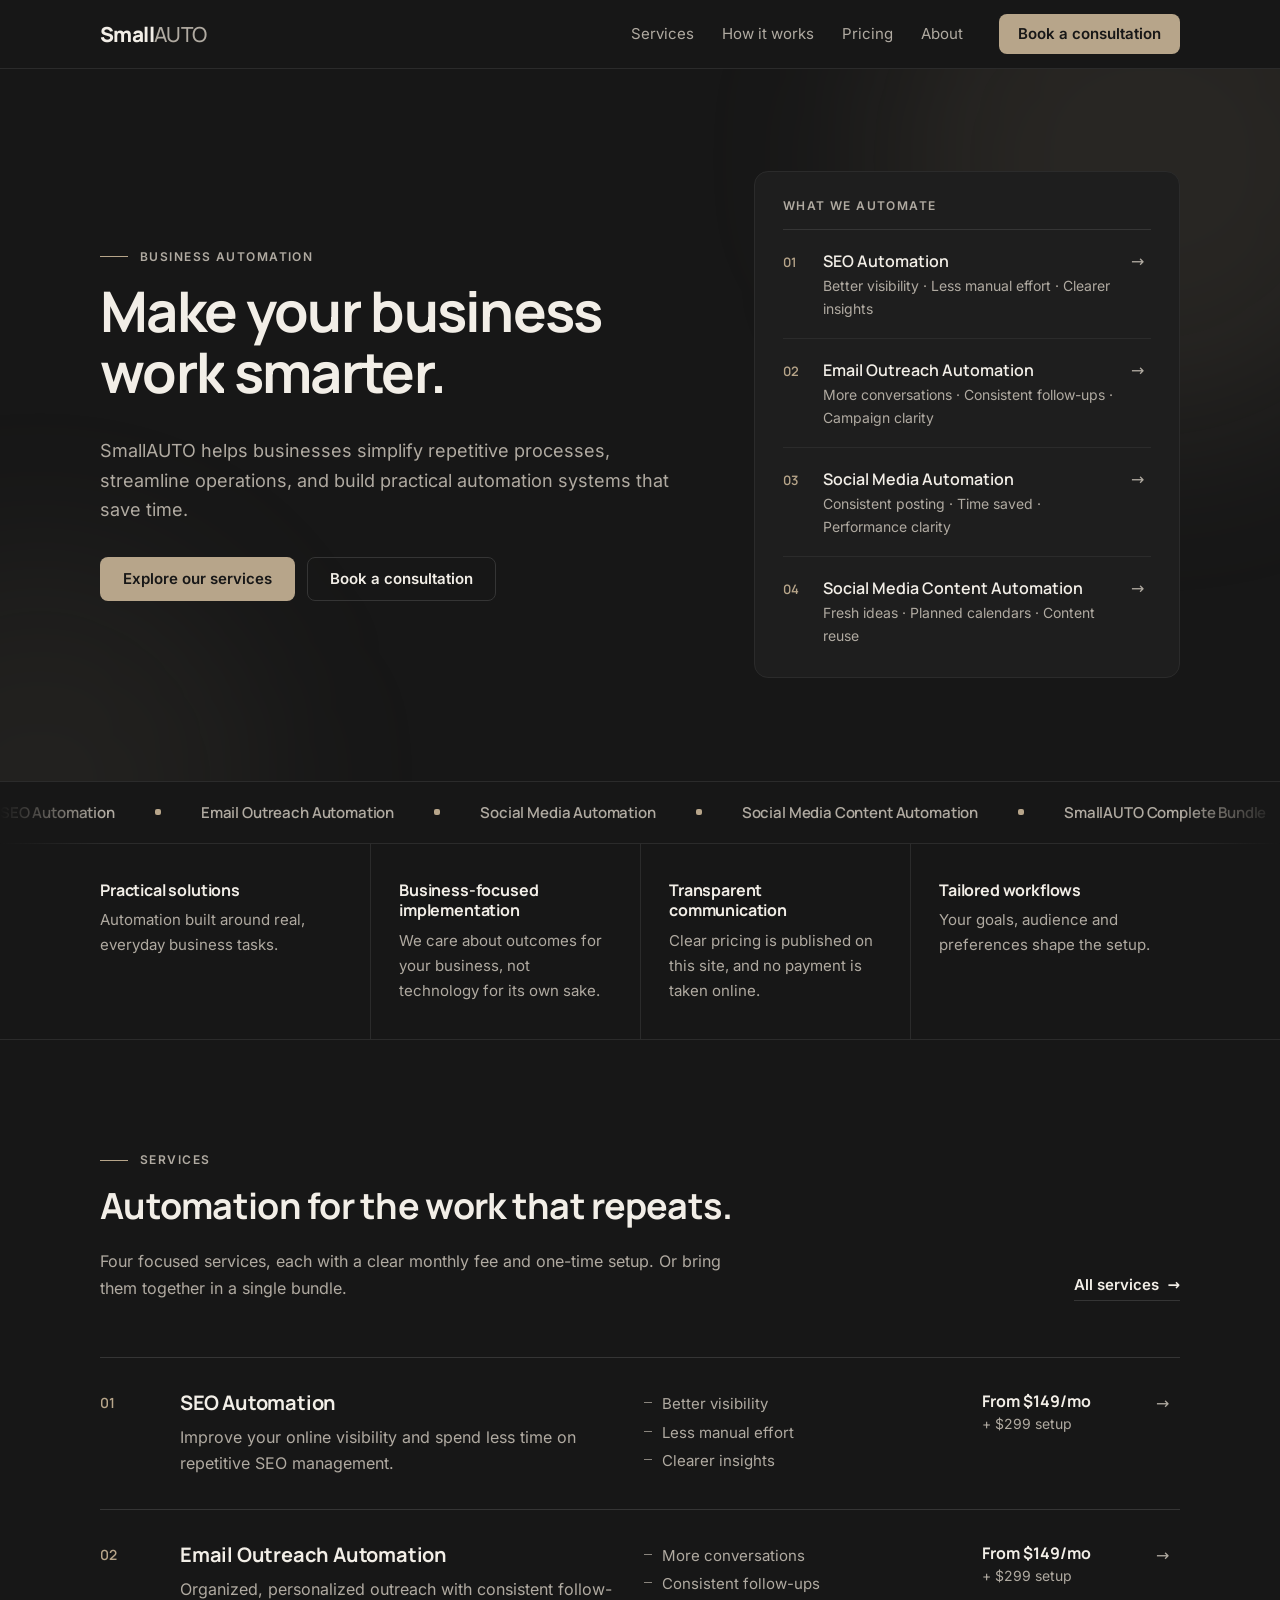
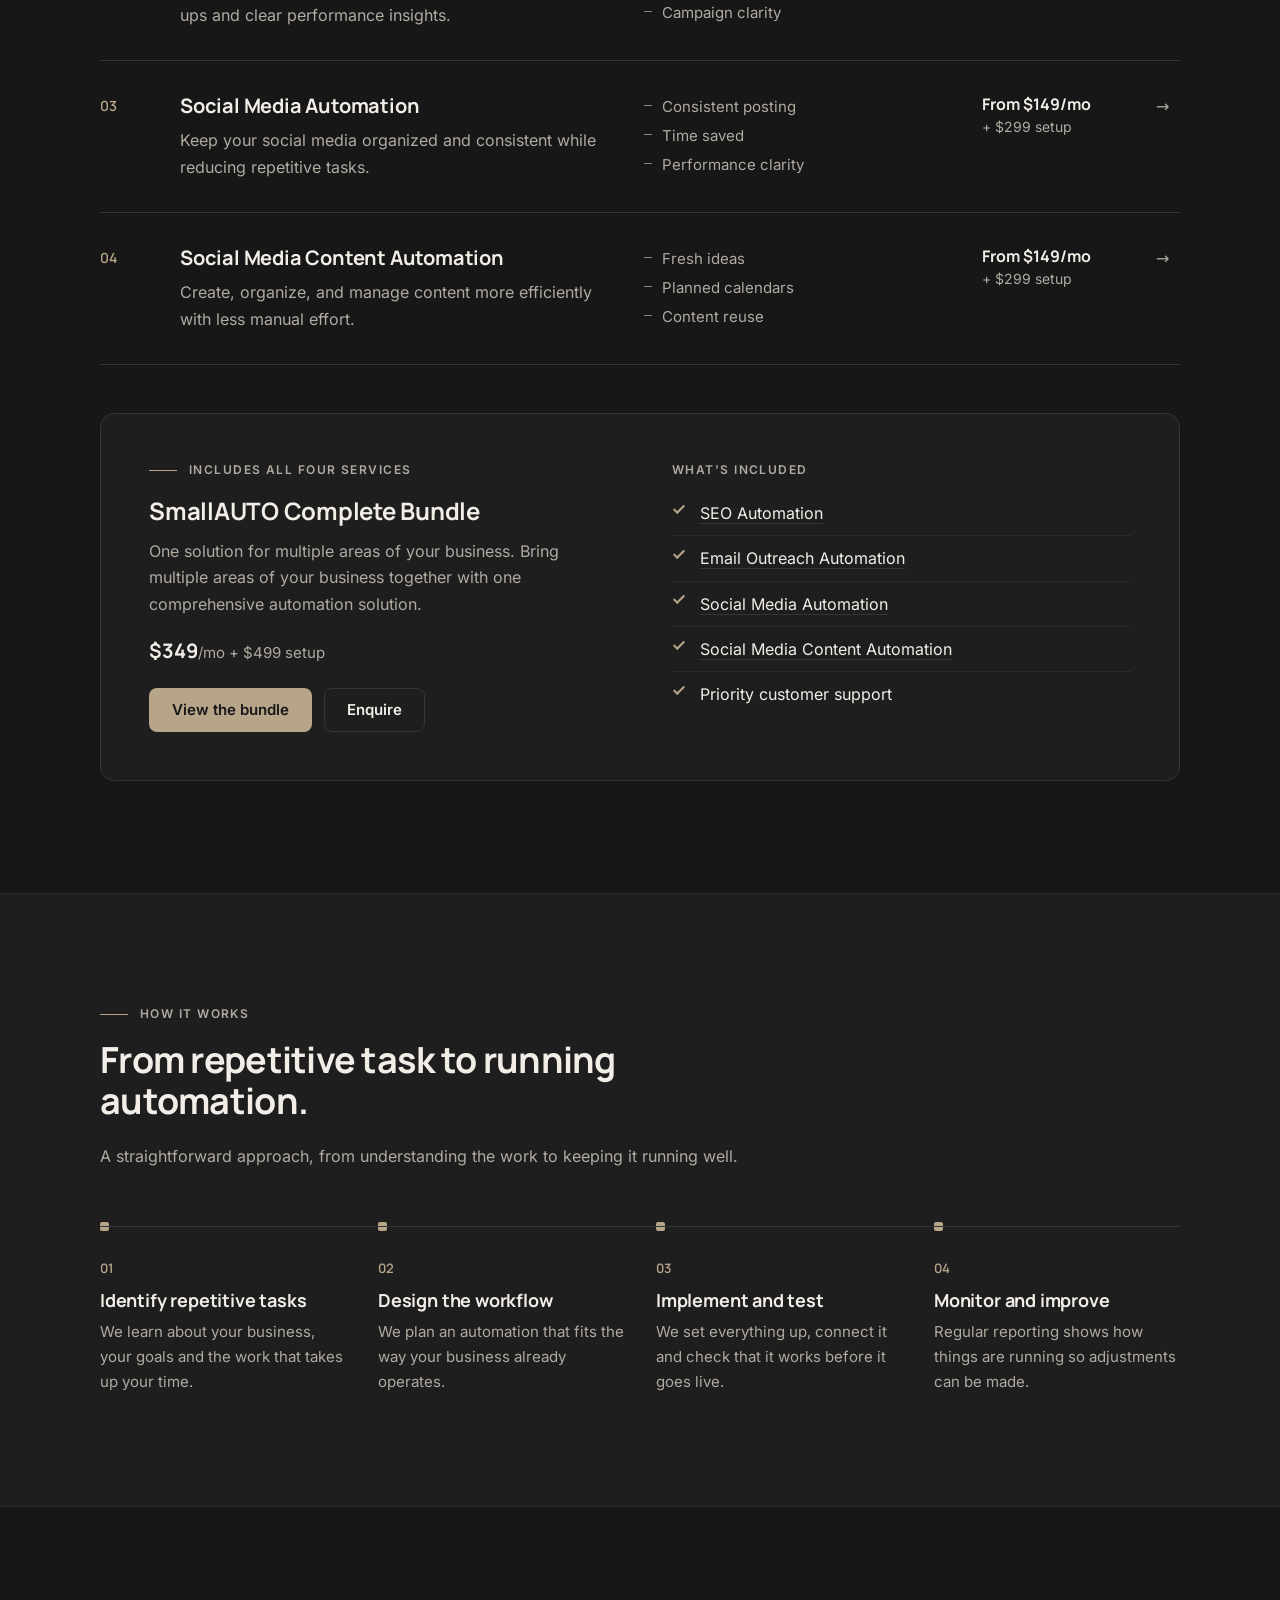
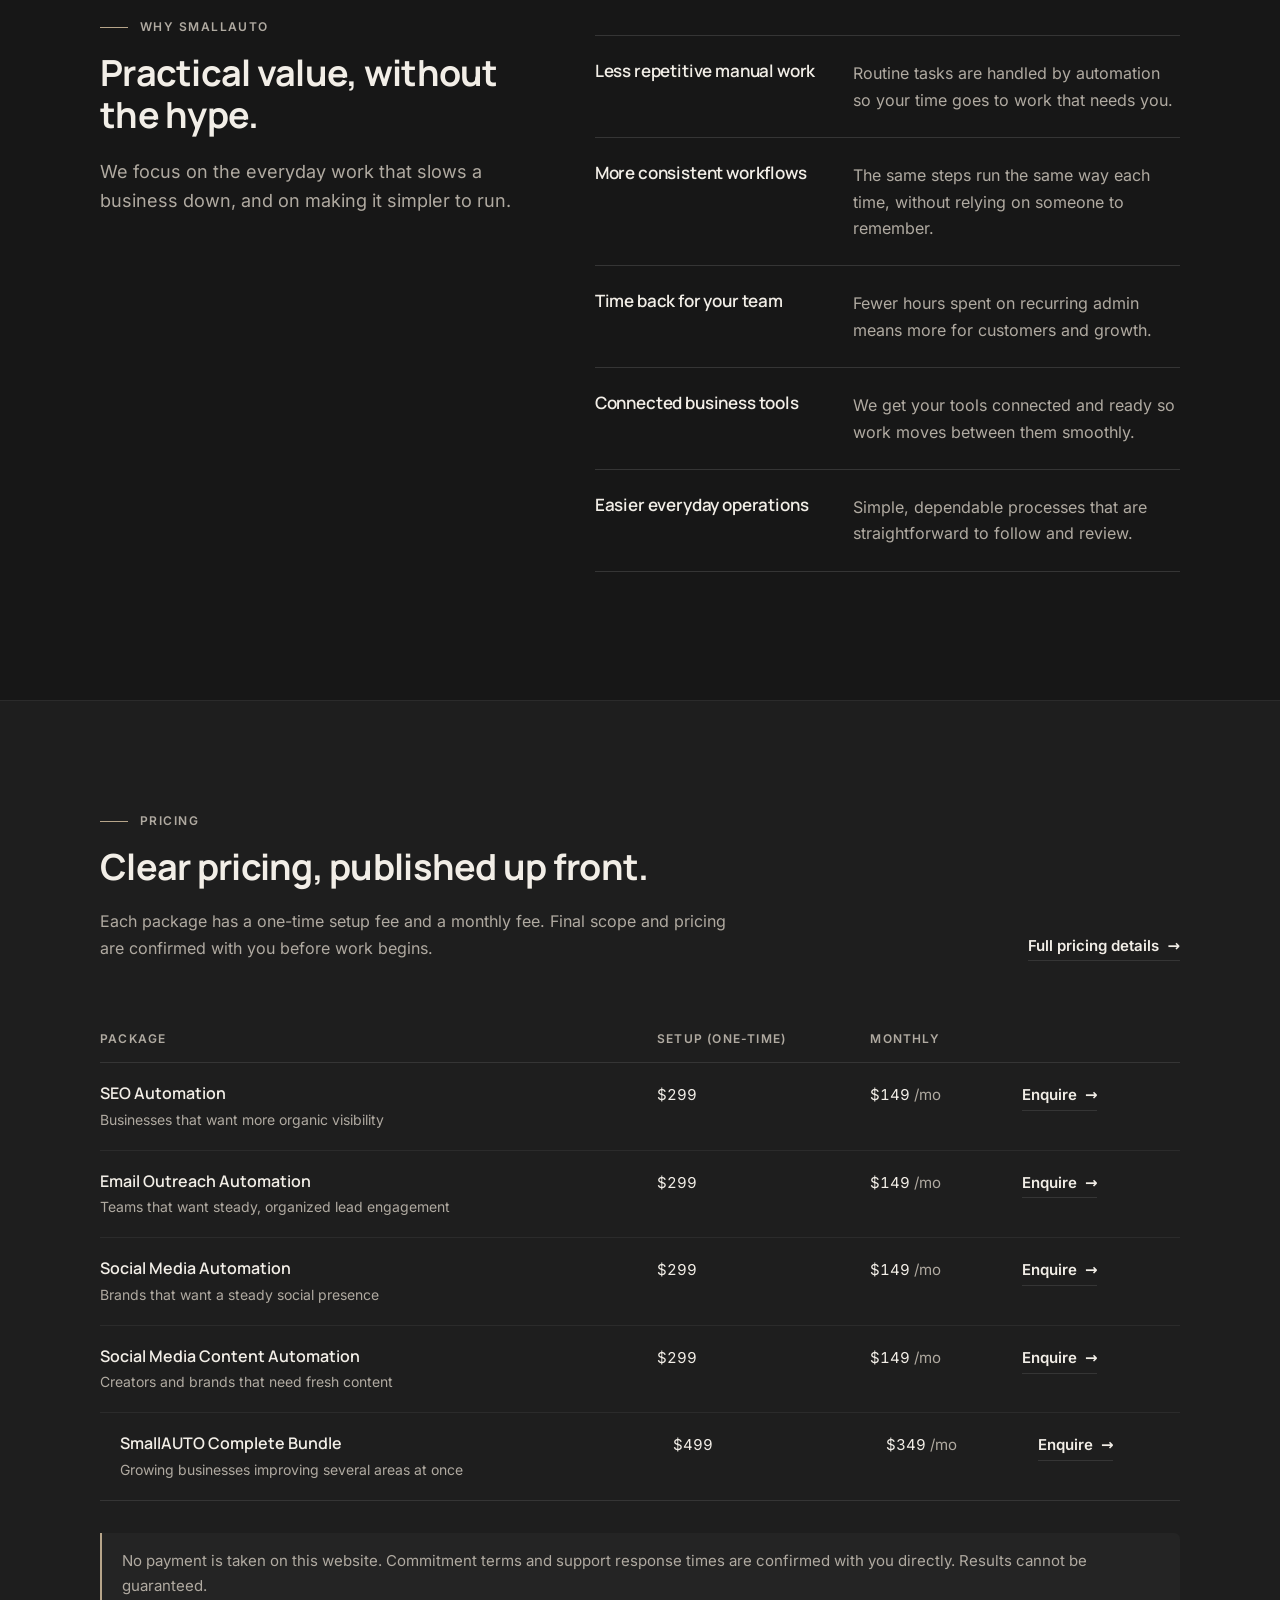
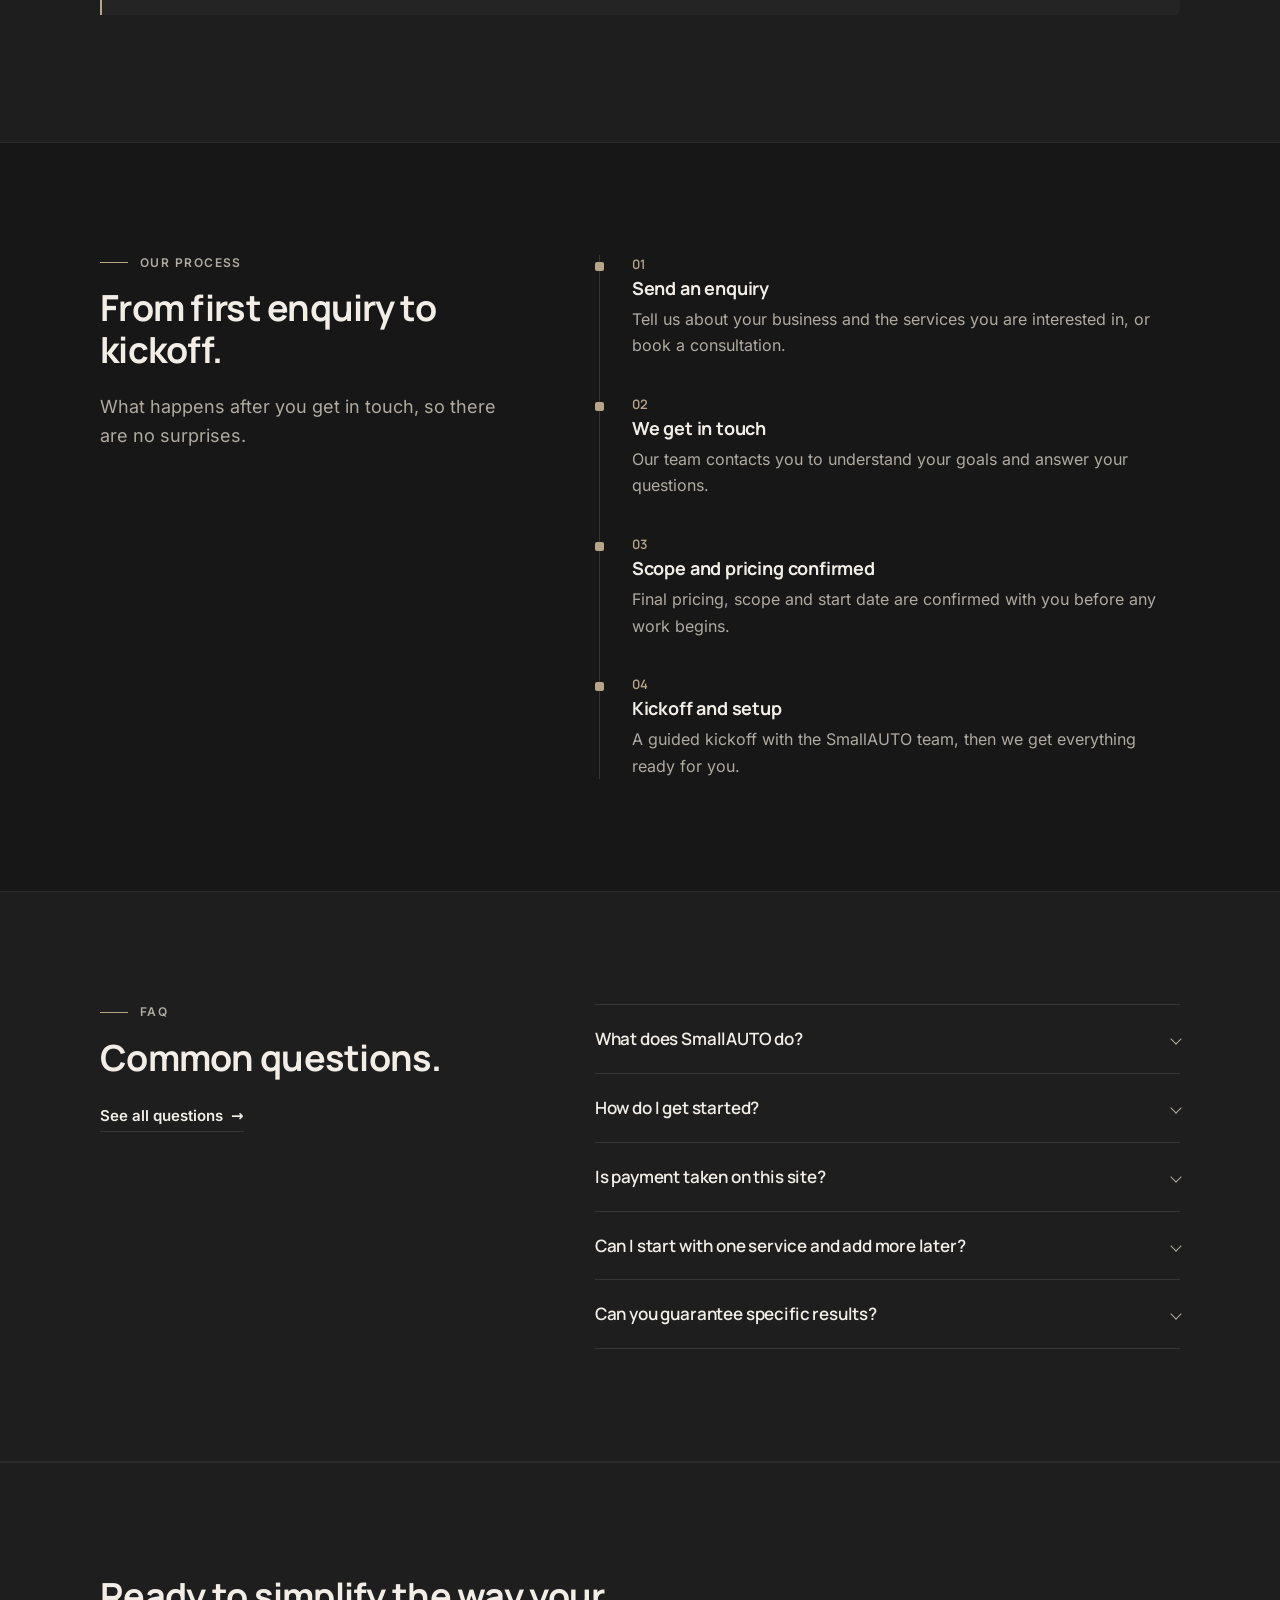
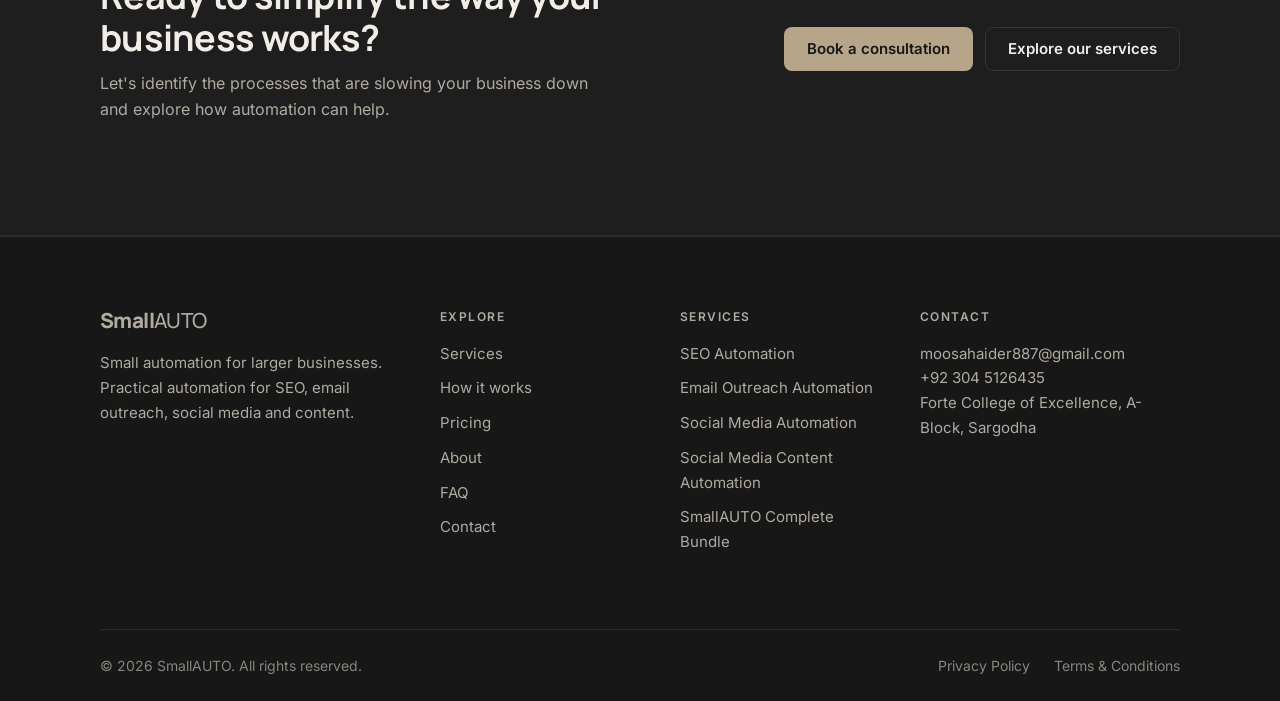
<file: index.html>
<!DOCTYPE html>
<html lang="en"><head>
<meta charset="utf-8">
<meta name="viewport" content="width=device-width, initial-scale=1">
<title>SmallAUTO — Business Automation Services</title>
<meta name="description" content="SmallAUTO helps businesses simplify repetitive processes with practical automation for SEO, email outreach, social media and content.">
<meta name="theme-color" content="#171717"><meta name="color-scheme" content="dark">

<meta property="og:type" content="website"><meta property="og:site_name" content="SmallAUTO">
<meta property="og:title" content="SmallAUTO — Business Automation Services"><meta property="og:description" content="SmallAUTO helps businesses simplify repetitive processes with practical automation for SEO, email outreach, social media and content.">

<meta name="twitter:card" content="summary">
<link rel="icon" href="/favicon.svg" type="image/svg+xml">
<link rel="preload" href="/fonts/manrope-latin-wght-normal.woff2" as="font" type="font/woff2" crossorigin>
<link rel="preload" href="/fonts/inter-latin-wght-normal.woff2" as="font" type="font/woff2" crossorigin>
<link rel="stylesheet" href="/styles.css">
<script>document.documentElement.classList.add("js")</script>
<script type="application/ld+json">{"@context":"https://schema.org","@type":"ProfessionalService","name":"SmallAUTO","description":"SmallAUTO helps businesses simplify repetitive processes, streamline operations, and build practical automation systems that save time.","email":"moosahaider887@gmail.com","telephone":"+92 304 5126435","address":{"@type":"PostalAddress","streetAddress":"Forte College of Excellence, A-Block","addressLocality":"Sargodha","addressCountry":"PK"}}</script>
<script type="application/ld+json">{"@context":"https://schema.org","@type":"FAQPage","mainEntity":[{"@type":"Question","name":"What does SmallAUTO do?","acceptedAnswer":{"@type":"Answer","text":"We provide affordable business automation services focused on saving you time and improving results."}},{"@type":"Question","name":"How do I get started?","acceptedAnswer":{"@type":"Answer","text":"Send an enquiry or book a consultation, and our team will contact you to discuss your goals and next steps."}},{"@type":"Question","name":"Is payment taken on this site?","acceptedAnswer":{"@type":"Answer","text":"No. Online payment is not enabled; our team will contact you about next steps."}},{"@type":"Question","name":"Can I start with one service and add more later?","acceptedAnswer":{"@type":"Answer","text":"Yes. You can begin with an individual service and add others anytime."}},{"@type":"Question","name":"Can you guarantee specific results?","acceptedAnswer":{"@type":"Answer","text":"We work to deliver the outcomes described, but we cannot guarantee specific business results."}}]}</script>
</head><body>
<a class="skip" href="#main">Skip to content</a>
<header class="site-header"><div class="wrap nav">
<a class="logo" href="/" aria-label="SmallAUTO home">Small<span>AUTO</span></a>
<div class="nav-panel" id="nav-panel"><nav aria-label="Primary"><ul class="nav-links"><li><a href="/services/">Services</a></li><li><a href="/#how-it-works">How it works</a></li><li><a href="/pricing/">Pricing</a></li><li><a href="/about/">About</a></li></ul></nav><a class="btn" href="/contact/">Book a consultation</a></div>
<button class="menu-btn" type="button" aria-expanded="false" aria-controls="nav-panel">Menu</button>
</div></header>
<main id="main">

<section class="hero"><div class="wrap hero-grid">
  <div><span class="eyebrow">Business automation</span><h1>Make your business work smarter.</h1>
  <p class="lead">SmallAUTO helps businesses simplify repetitive processes, streamline operations, and build practical automation systems that save time.</p>
  <div class="actions"><a class="btn" href="/services/">Explore our services</a><a class="btn btn--ghost" href="/contact/">Book a consultation</a></div></div>
  <aside class="hero-index" aria-label="What we automate"><p>What we automate</p><ul><li><a href="/services/seo-automation/"><span class="n">01</span><span><strong>SEO Automation</strong><small>Better visibility · Less manual effort · Clearer insights</small></span><span class="go" aria-hidden="true">→</span></a></li><li><a href="/services/email-outreach-automation/"><span class="n">02</span><span><strong>Email Outreach Automation</strong><small>More conversations · Consistent follow-ups · Campaign clarity</small></span><span class="go" aria-hidden="true">→</span></a></li><li><a href="/services/social-media-automation/"><span class="n">03</span><span><strong>Social Media Automation</strong><small>Consistent posting · Time saved · Performance clarity</small></span><span class="go" aria-hidden="true">→</span></a></li><li><a href="/services/social-media-content-automation/"><span class="n">04</span><span><strong>Social Media Content Automation</strong><small>Fresh ideas · Planned calendars · Content reuse</small></span><span class="go" aria-hidden="true">→</span></a></li></ul></aside>
</div></section>
<div class="ticker" aria-label="SmallAUTO services"><div class="ticker-track"><ul><li>SEO Automation</li><li>Email Outreach Automation</li><li>Social Media Automation</li><li>Social Media Content Automation</li><li>SmallAUTO Complete Bundle</li><li>Save time</li><li>Simplify operations</li><li>SEO Automation</li><li>Email Outreach Automation</li><li>Social Media Automation</li><li>Social Media Content Automation</li><li>SmallAUTO Complete Bundle</li><li>Save time</li><li>Simplify operations</li></ul><ul aria-hidden="true"><li>SEO Automation</li><li>Email Outreach Automation</li><li>Social Media Automation</li><li>Social Media Content Automation</li><li>SmallAUTO Complete Bundle</li><li>Save time</li><li>Simplify operations</li><li>SEO Automation</li><li>Email Outreach Automation</li><li>Social Media Automation</li><li>Social Media Content Automation</li><li>SmallAUTO Complete Bundle</li><li>Save time</li><li>Simplify operations</li></ul></div></div>

<section class="trust-strip" aria-label="How we work"><div class="wrap"><div class="trust"><div><h3>Practical solutions</h3><p>Automation built around real, everyday business tasks.</p></div><div><h3>Business-focused implementation</h3><p>We care about outcomes for your business, not technology for its own sake.</p></div><div><h3>Transparent communication</h3><p>Clear pricing is published on this site, and no payment is taken online.</p></div><div><h3>Tailored workflows</h3><p>Your goals, audience and preferences shape the setup.</p></div></div></div></section>

<section class="section" id="services" aria-labelledby="svc-h"><div class="wrap">
  <div class="sec-head sec-head--row"><div><span class="eyebrow">Services</span><h2 id="svc-h">Automation for the work that repeats.</h2><p>Four focused services, each with a clear monthly fee and one-time setup. Or bring them together in a single bundle.</p></div><a class="link" href="/services/">All services <span aria-hidden="true">→</span></a></div>
  <div class="svc-list"><article class="svc">
  <span class="svc-num" aria-hidden="true">01</span>
  <div class="svc-main"><h3><a class="svc-link" href="/services/seo-automation/">SEO Automation</a></h3><p>Improve your online visibility and spend less time on repetitive SEO management.</p></div>
  <ul class="svc-out"><li>Better visibility</li><li>Less manual effort</li><li>Clearer insights</li></ul>
  <p class="svc-price"><strong>From $149/mo</strong><span>+ $299 setup</span></p>
  <span class="svc-go" aria-hidden="true">→</span>
</article><article class="svc">
  <span class="svc-num" aria-hidden="true">02</span>
  <div class="svc-main"><h3><a class="svc-link" href="/services/email-outreach-automation/">Email Outreach Automation</a></h3><p>Organized, personalized outreach with consistent follow-ups and clear performance insights.</p></div>
  <ul class="svc-out"><li>More conversations</li><li>Consistent follow-ups</li><li>Campaign clarity</li></ul>
  <p class="svc-price"><strong>From $149/mo</strong><span>+ $299 setup</span></p>
  <span class="svc-go" aria-hidden="true">→</span>
</article><article class="svc">
  <span class="svc-num" aria-hidden="true">03</span>
  <div class="svc-main"><h3><a class="svc-link" href="/services/social-media-automation/">Social Media Automation</a></h3><p>Keep your social media organized and consistent while reducing repetitive tasks.</p></div>
  <ul class="svc-out"><li>Consistent posting</li><li>Time saved</li><li>Performance clarity</li></ul>
  <p class="svc-price"><strong>From $149/mo</strong><span>+ $299 setup</span></p>
  <span class="svc-go" aria-hidden="true">→</span>
</article><article class="svc">
  <span class="svc-num" aria-hidden="true">04</span>
  <div class="svc-main"><h3><a class="svc-link" href="/services/social-media-content-automation/">Social Media Content Automation</a></h3><p>Create, organize, and manage content more efficiently with less manual effort.</p></div>
  <ul class="svc-out"><li>Fresh ideas</li><li>Planned calendars</li><li>Content reuse</li></ul>
  <p class="svc-price"><strong>From $149/mo</strong><span>+ $299 setup</span></p>
  <span class="svc-go" aria-hidden="true">→</span>
</article></div><div class="bundle">
  <div><span class="eyebrow">Includes all four services</span><h3>SmallAUTO Complete Bundle</h3><p>One solution for multiple areas of your business. Bring multiple areas of your business together with one comprehensive automation solution.</p>
  <p class="price">$349<span>/mo + $499 setup</span></p>
  <div class="actions"><a class="btn" href="/services/complete-bundle/">View the bundle</a><a class="btn btn--ghost" href="/contact/?service=bundle">Enquire</a></div></div>
  <div><h4>What's included</h4><ul class="chk"><li><a href="/services/seo-automation/">SEO Automation</a></li><li><a href="/services/email-outreach-automation/">Email Outreach Automation</a></li><li><a href="/services/social-media-automation/">Social Media Automation</a></li><li><a href="/services/social-media-content-automation/">Social Media Content Automation</a></li><li>Priority customer support</li></ul></div></div>
</div></section>

<section class="band section" id="how-it-works" aria-labelledby="how-h"><div class="wrap">
  <div class="sec-head"><span class="eyebrow">How it works</span><h2 id="how-h">From repetitive task to running automation.</h2><p>A straightforward approach, from understanding the work to keeping it running well.</p></div>
  <ol class="steps"><li><span class="n">01</span><h3>Identify repetitive tasks</h3><p>We learn about your business, your goals and the work that takes up your time.</p></li><li><span class="n">02</span><h3>Design the workflow</h3><p>We plan an automation that fits the way your business already operates.</p></li><li><span class="n">03</span><h3>Implement and test</h3><p>We set everything up, connect it and check that it works before it goes live.</p></li><li><span class="n">04</span><h3>Monitor and improve</h3><p>Regular reporting shows how things are running so adjustments can be made.</p></li></ol>
</div></section>

<section class="section" aria-labelledby="why-h"><div class="wrap split">
  <div class="sticky"><span class="eyebrow">Why SmallAUTO</span><h2 id="why-h">Practical value, without the hype.</h2><p class="lead">We focus on the everyday work that slows a business down, and on making it simpler to run.</p></div>
  <dl class="dl-rows"><div><dt>Less repetitive manual work</dt><dd>Routine tasks are handled by automation so your time goes to work that needs you.</dd></div><div><dt>More consistent workflows</dt><dd>The same steps run the same way each time, without relying on someone to remember.</dd></div><div><dt>Time back for your team</dt><dd>Fewer hours spent on recurring admin means more for customers and growth.</dd></div><div><dt>Connected business tools</dt><dd>We get your tools connected and ready so work moves between them smoothly.</dd></div><div><dt>Easier everyday operations</dt><dd>Simple, dependable processes that are straightforward to follow and review.</dd></div></dl>
</div></section>

<section class="band section" id="pricing" aria-labelledby="price-h"><div class="wrap">
  <div class="sec-head sec-head--row"><div><span class="eyebrow">Pricing</span><h2 id="price-h">Clear pricing, published up front.</h2><p>Each package has a one-time setup fee and a monthly fee. Final scope and pricing are confirmed with you before work begins.</p></div><a class="link" href="/pricing/">Full pricing details <span aria-hidden="true">→</span></a></div>
  <div class="tbl-wrap"><table class="price-table"><thead><tr><th scope="col">Package</th><th scope="col">Setup (one-time)</th><th scope="col">Monthly</th><th scope="col"><span class="vh">Action</span></th></tr></thead><tbody>
<tr>
<th scope="row"><a href="/services/seo-automation/">SEO Automation</a><small>Businesses that want more organic visibility</small></th>
<td class="num" data-label="Setup"><span>$299</span></td><td class="num" data-label="Monthly"><span>$149<span class="per"> /mo</span></span></td>

<td><a class="link" href="/contact/?service=seo">Enquire <span aria-hidden="true">→</span></a></td></tr><tr>
<th scope="row"><a href="/services/email-outreach-automation/">Email Outreach Automation</a><small>Teams that want steady, organized lead engagement</small></th>
<td class="num" data-label="Setup"><span>$299</span></td><td class="num" data-label="Monthly"><span>$149<span class="per"> /mo</span></span></td>

<td><a class="link" href="/contact/?service=email">Enquire <span aria-hidden="true">→</span></a></td></tr><tr>
<th scope="row"><a href="/services/social-media-automation/">Social Media Automation</a><small>Brands that want a steady social presence</small></th>
<td class="num" data-label="Setup"><span>$299</span></td><td class="num" data-label="Monthly"><span>$149<span class="per"> /mo</span></span></td>

<td><a class="link" href="/contact/?service=social">Enquire <span aria-hidden="true">→</span></a></td></tr><tr>
<th scope="row"><a href="/services/social-media-content-automation/">Social Media Content Automation</a><small>Creators and brands that need fresh content</small></th>
<td class="num" data-label="Setup"><span>$299</span></td><td class="num" data-label="Monthly"><span>$149<span class="per"> /mo</span></span></td>

<td><a class="link" href="/contact/?service=content">Enquire <span aria-hidden="true">→</span></a></td></tr><tr class="is-bundle">
<th scope="row"><a href="/services/complete-bundle/">SmallAUTO Complete Bundle</a><small>Growing businesses improving several areas at once</small></th>
<td class="num" data-label="Setup"><span>$499</span></td><td class="num" data-label="Monthly"><span>$349<span class="per"> /mo</span></span></td>

<td><a class="link" href="/contact/?service=bundle">Enquire <span aria-hidden="true">→</span></a></td></tr>
</tbody></table></div>
  <p class="note">No payment is taken on this website. Commitment terms and support response times are confirmed with you directly. Results cannot be guaranteed.</p>
</div></section>

<section class="section" aria-labelledby="proc-h"><div class="wrap split">
  <div class="sticky"><span class="eyebrow">Our process</span><h2 id="proc-h">From first enquiry to kickoff.</h2><p class="lead">What happens after you get in touch, so there are no surprises.</p></div>
  <div><ol class="rail"><li><span class="n">01</span><h3>Send an enquiry</h3><p>Tell us about your business and the services you are interested in, or book a consultation.</p></li><li><span class="n">02</span><h3>We get in touch</h3><p>Our team contacts you to understand your goals and answer your questions.</p></li><li><span class="n">03</span><h3>Scope and pricing confirmed</h3><p>Final pricing, scope and start date are confirmed with you before any work begins.</p></li><li><span class="n">04</span><h3>Kickoff and setup</h3><p>A guided kickoff with the SmallAUTO team, then we get everything ready for you.</p></li></ol></div>
</div></section>

<section class="band section" aria-labelledby="faq-h"><div class="wrap split">
  <div class="sticky"><span class="eyebrow">FAQ</span><h2 id="faq-h">Common questions.</h2><p class="lead"><a class="link" href="/faq/">See all questions <span aria-hidden="true">→</span></a></p></div>
  <div class="faq"><details><summary>What does SmallAUTO do?</summary><p>We provide affordable business automation services focused on saving you time and improving results.</p></details><details><summary>How do I get started?</summary><p>Send an enquiry or book a consultation, and our team will contact you to discuss your goals and next steps.</p></details><details><summary>Is payment taken on this site?</summary><p>No. Online payment is not enabled; our team will contact you about next steps.</p></details><details><summary>Can I start with one service and add more later?</summary><p>Yes. You can begin with an individual service and add others anytime.</p></details><details><summary>Can you guarantee specific results?</summary><p>We work to deliver the outcomes described, but we cannot guarantee specific business results.</p></details></div>
</div></section>

<section class="band section" aria-labelledby="cta-h"><div class="wrap cta">
<div><h2 id="cta-h">Ready to simplify the way your business works?</h2><p>Let's identify the processes that are slowing your business down and explore how automation can help.</p></div>
<div class="actions"><a class="btn" href="/contact/">Book a consultation</a><a class="btn btn--ghost" href="/services/">Explore our services</a></div>
</div></section>
</main>
<footer class="site-footer"><div class="wrap"><div class="foot-grid">
<div><a class="logo" href="/">Small<span>AUTO</span></a><p style="margin-top:16px">Small automation for larger businesses. Practical automation for SEO, email outreach, social media and content.</p></div>
<div><h2>Explore</h2><ul><li><a href="/services/">Services</a></li><li><a href="/#how-it-works">How it works</a></li><li><a href="/pricing/">Pricing</a></li><li><a href="/about/">About</a></li><li><a href="/faq/">FAQ</a></li><li><a href="/contact/">Contact</a></li></ul></div>
<div><h2>Services</h2><ul><li><a href="/services/seo-automation/">SEO Automation</a></li><li><a href="/services/email-outreach-automation/">Email Outreach Automation</a></li><li><a href="/services/social-media-automation/">Social Media Automation</a></li><li><a href="/services/social-media-content-automation/">Social Media Content Automation</a></li><li><a href="/services/complete-bundle/">SmallAUTO Complete Bundle</a></li></ul></div>
<div><h2>Contact</h2><address><a href="mailto:moosahaider887@gmail.com">moosahaider887@gmail.com</a><br><a href="tel:+923045126435">+92 304 5126435</a><br>Forte College of Excellence, A-Block, Sargodha</address></div>
</div><div class="foot-bar"><span>© 2026 SmallAUTO. All rights reserved.</span><ul><li><a href="/privacy-policy/">Privacy Policy</a></li><li><a href="/terms-and-conditions/">Terms &amp; Conditions</a></li></ul></div></div></footer>
<script src="/main.js" defer></script>
</body></html>
</file>
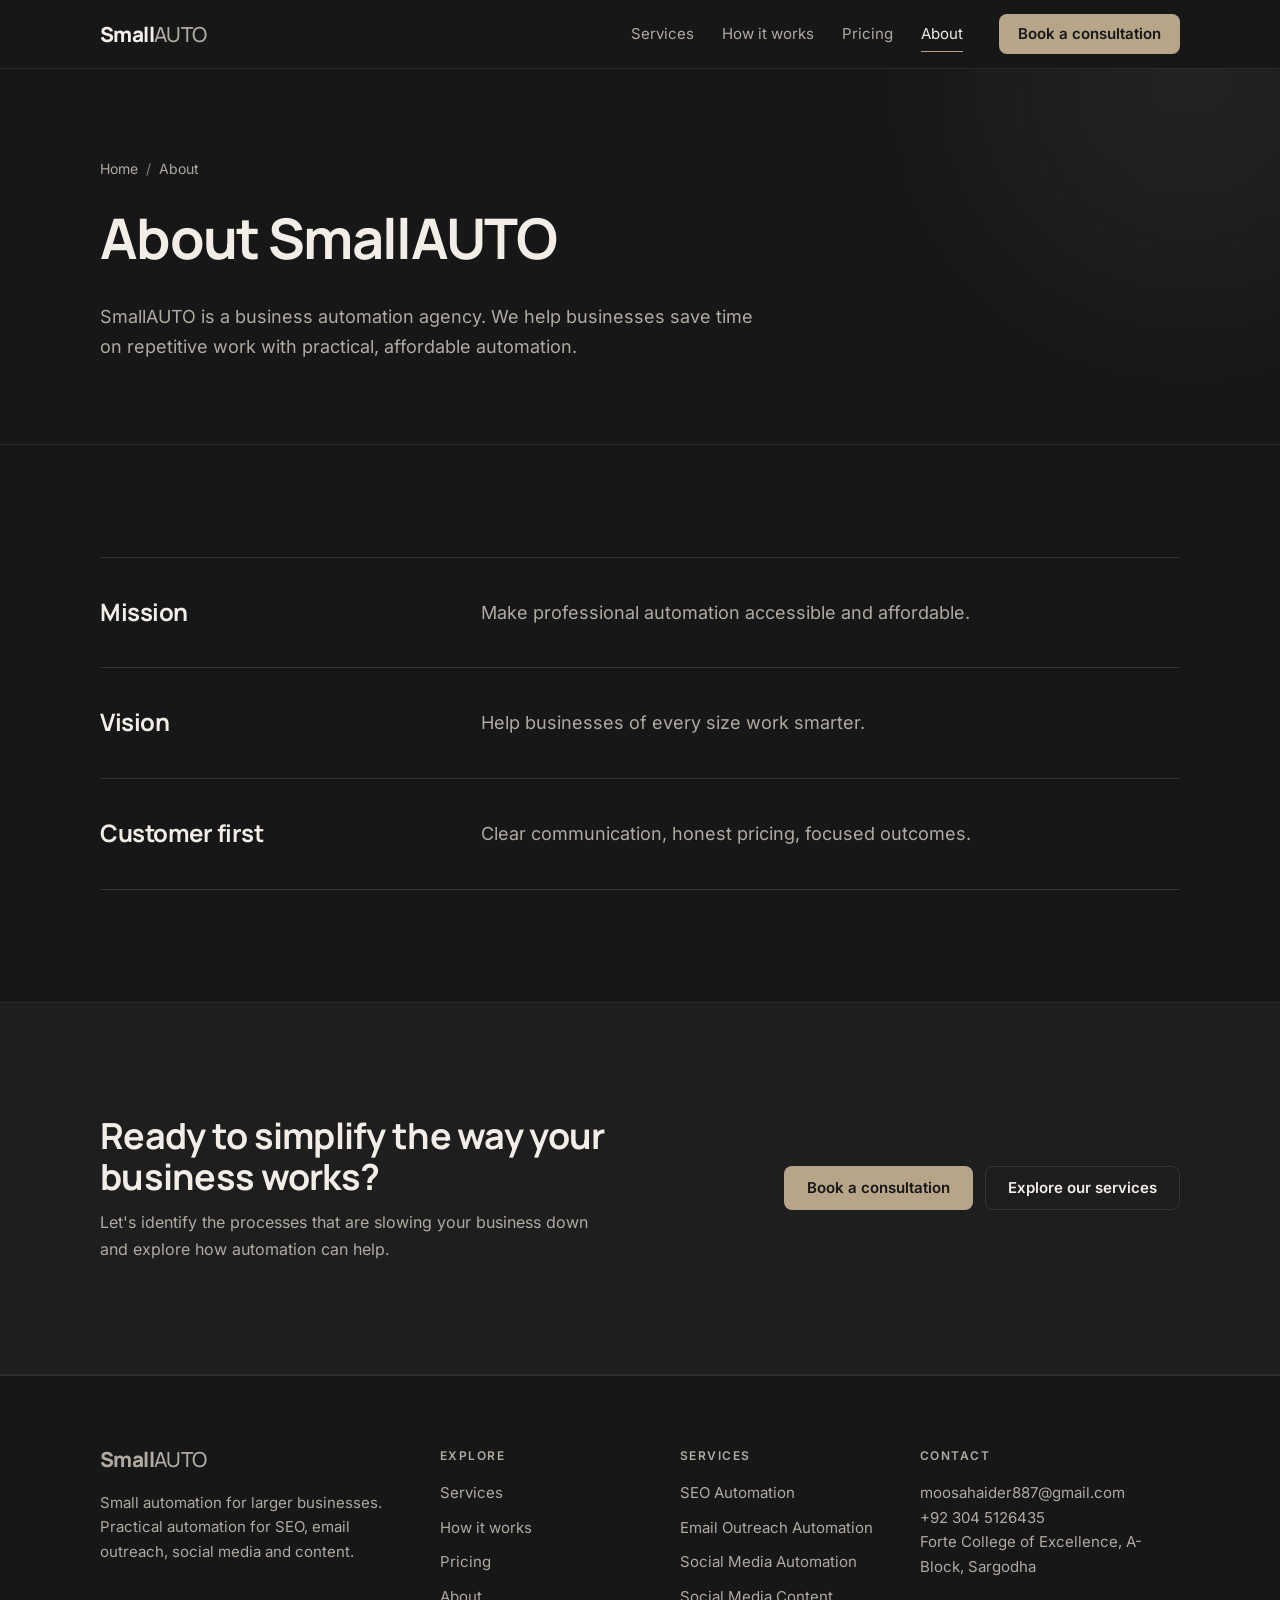
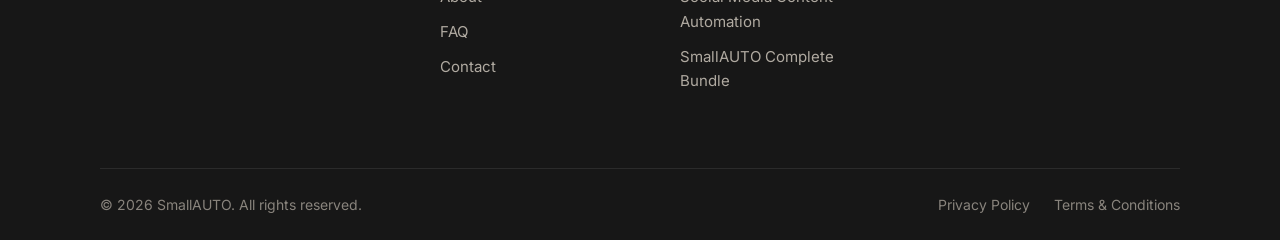
<file: about/index.html>
<!DOCTYPE html>
<html lang="en"><head>
<meta charset="utf-8">
<meta name="viewport" content="width=device-width, initial-scale=1">
<title>About SmallAUTO | Business Automation</title>
<meta name="description" content="SmallAUTO makes professional automation accessible and affordable, with clear communication, honest pricing and a focus on outcomes.">
<meta name="theme-color" content="#171717"><meta name="color-scheme" content="dark">

<meta property="og:type" content="website"><meta property="og:site_name" content="SmallAUTO">
<meta property="og:title" content="About SmallAUTO | Business Automation"><meta property="og:description" content="SmallAUTO makes professional automation accessible and affordable, with clear communication, honest pricing and a focus on outcomes.">

<meta name="twitter:card" content="summary">
<link rel="icon" href="/favicon.svg" type="image/svg+xml">
<link rel="preload" href="/fonts/manrope-latin-wght-normal.woff2" as="font" type="font/woff2" crossorigin>
<link rel="preload" href="/fonts/inter-latin-wght-normal.woff2" as="font" type="font/woff2" crossorigin>
<link rel="stylesheet" href="/styles.css">
<script>document.documentElement.classList.add("js")</script>

</head><body>
<a class="skip" href="#main">Skip to content</a>
<header class="site-header"><div class="wrap nav">
<a class="logo" href="/" aria-label="SmallAUTO home">Small<span>AUTO</span></a>
<div class="nav-panel" id="nav-panel"><nav aria-label="Primary"><ul class="nav-links"><li><a href="/services/">Services</a></li><li><a href="/#how-it-works">How it works</a></li><li><a href="/pricing/">Pricing</a></li><li><a href="/about/" aria-current="page">About</a></li></ul></nav><a class="btn" href="/contact/">Book a consultation</a></div>
<button class="menu-btn" type="button" aria-expanded="false" aria-controls="nav-panel">Menu</button>
</div></header>
<main id="main">
<section class="page-head"><div class="wrap"><nav aria-label="Breadcrumb"><ol class="crumbs"><li><a href="/">Home</a></li><li aria-current="page">About</li></ol></nav><h1>About SmallAUTO</h1><p class="lead">SmallAUTO is a business automation agency. We help businesses save time on repetitive work with practical, affordable automation.</p></div></section>
<section class="section"><div class="wrap about-rows">
<div><h2>Mission</h2><p>Make professional automation accessible and affordable.</p></div>
<div><h2>Vision</h2><p>Help businesses of every size work smarter.</p></div>
<div><h2>Customer first</h2><p>Clear communication, honest pricing, focused outcomes.</p></div></div></section>
<section class="band section" aria-labelledby="cta-h"><div class="wrap cta">
<div><h2 id="cta-h">Ready to simplify the way your business works?</h2><p>Let's identify the processes that are slowing your business down and explore how automation can help.</p></div>
<div class="actions"><a class="btn" href="/contact/">Book a consultation</a><a class="btn btn--ghost" href="/services/">Explore our services</a></div>
</div></section>
</main>
<footer class="site-footer"><div class="wrap"><div class="foot-grid">
<div><a class="logo" href="/">Small<span>AUTO</span></a><p style="margin-top:16px">Small automation for larger businesses. Practical automation for SEO, email outreach, social media and content.</p></div>
<div><h2>Explore</h2><ul><li><a href="/services/">Services</a></li><li><a href="/#how-it-works">How it works</a></li><li><a href="/pricing/">Pricing</a></li><li><a href="/about/">About</a></li><li><a href="/faq/">FAQ</a></li><li><a href="/contact/">Contact</a></li></ul></div>
<div><h2>Services</h2><ul><li><a href="/services/seo-automation/">SEO Automation</a></li><li><a href="/services/email-outreach-automation/">Email Outreach Automation</a></li><li><a href="/services/social-media-automation/">Social Media Automation</a></li><li><a href="/services/social-media-content-automation/">Social Media Content Automation</a></li><li><a href="/services/complete-bundle/">SmallAUTO Complete Bundle</a></li></ul></div>
<div><h2>Contact</h2><address><a href="mailto:moosahaider887@gmail.com">moosahaider887@gmail.com</a><br><a href="tel:+923045126435">+92 304 5126435</a><br>Forte College of Excellence, A-Block, Sargodha</address></div>
</div><div class="foot-bar"><span>© 2026 SmallAUTO. All rights reserved.</span><ul><li><a href="/privacy-policy/">Privacy Policy</a></li><li><a href="/terms-and-conditions/">Terms &amp; Conditions</a></li></ul></div></div></footer>
<script src="/main.js" defer></script>
</body></html>
</file>
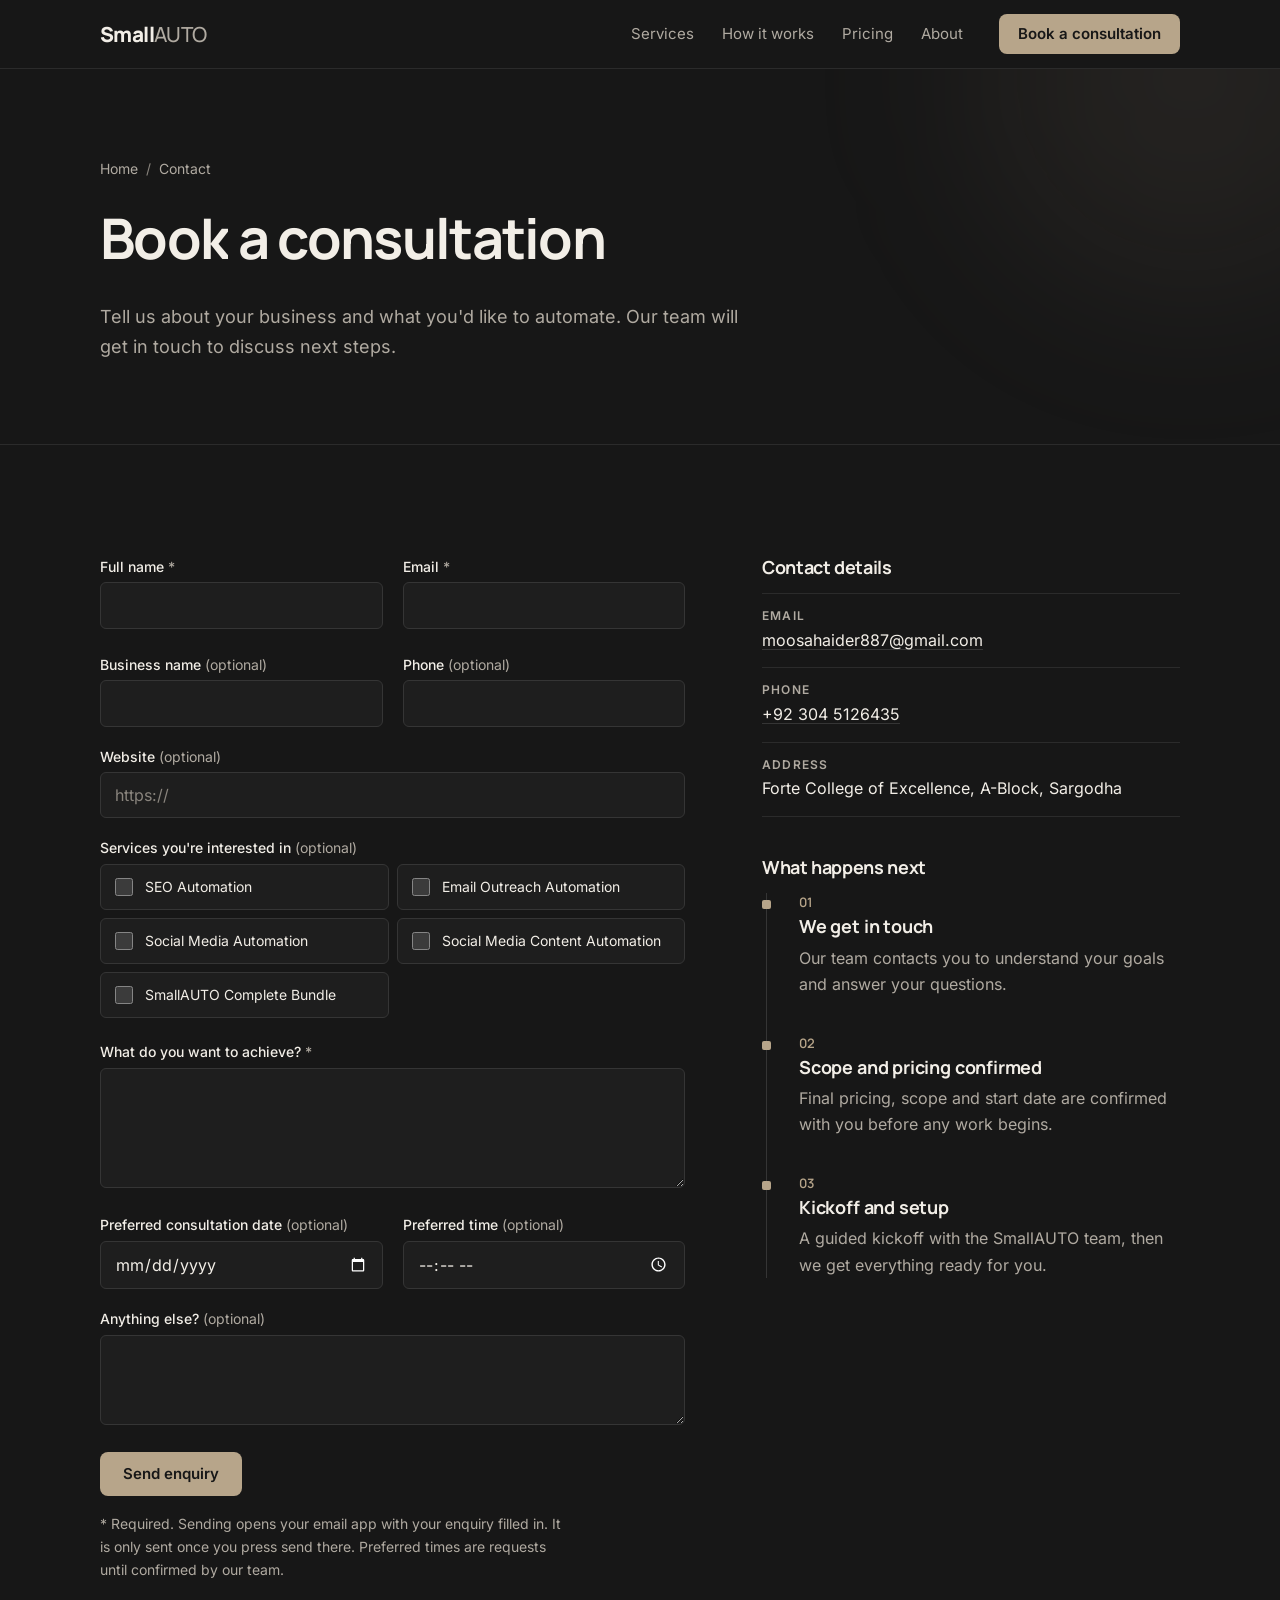
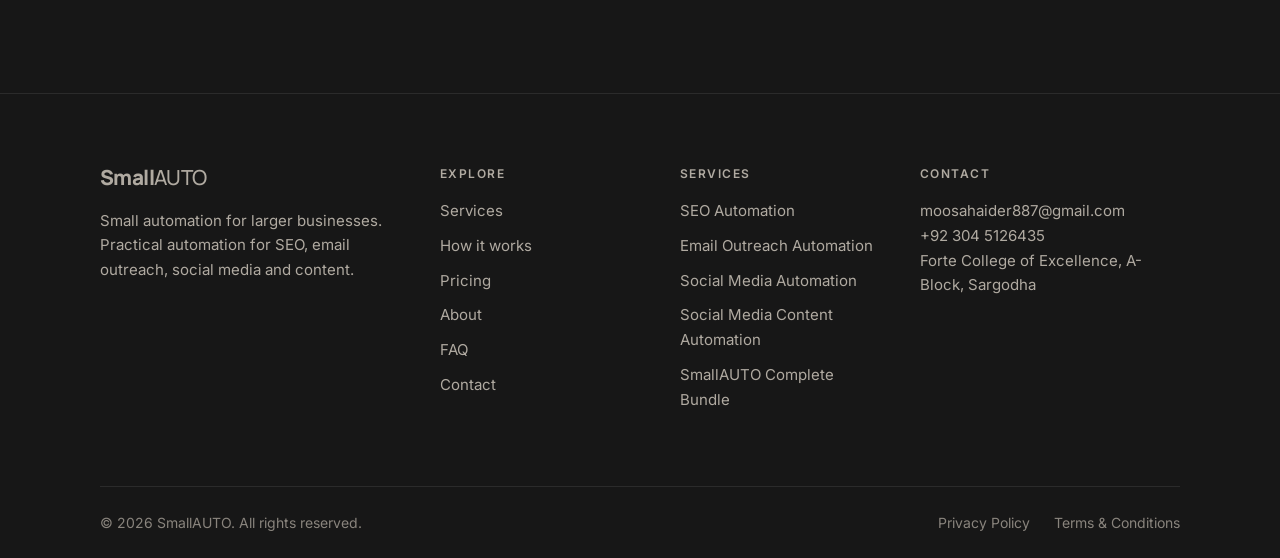
<file: contact/index.html>
<!DOCTYPE html>
<html lang="en"><head>
<meta charset="utf-8">
<meta name="viewport" content="width=device-width, initial-scale=1">
<title>Book a Consultation | SmallAUTO</title>
<meta name="description" content="Book a consultation or send an enquiry to SmallAUTO. Tell us about your business and the processes you want to automate.">
<meta name="theme-color" content="#171717"><meta name="color-scheme" content="dark">

<meta property="og:type" content="website"><meta property="og:site_name" content="SmallAUTO">
<meta property="og:title" content="Book a Consultation | SmallAUTO"><meta property="og:description" content="Book a consultation or send an enquiry to SmallAUTO. Tell us about your business and the processes you want to automate.">

<meta name="twitter:card" content="summary">
<link rel="icon" href="/favicon.svg" type="image/svg+xml">
<link rel="preload" href="/fonts/manrope-latin-wght-normal.woff2" as="font" type="font/woff2" crossorigin>
<link rel="preload" href="/fonts/inter-latin-wght-normal.woff2" as="font" type="font/woff2" crossorigin>
<link rel="stylesheet" href="/styles.css">
<script>document.documentElement.classList.add("js")</script>

</head><body>
<a class="skip" href="#main">Skip to content</a>
<header class="site-header"><div class="wrap nav">
<a class="logo" href="/" aria-label="SmallAUTO home">Small<span>AUTO</span></a>
<div class="nav-panel" id="nav-panel"><nav aria-label="Primary"><ul class="nav-links"><li><a href="/services/">Services</a></li><li><a href="/#how-it-works">How it works</a></li><li><a href="/pricing/">Pricing</a></li><li><a href="/about/">About</a></li></ul></nav><a class="btn" href="/contact/">Book a consultation</a></div>
<button class="menu-btn" type="button" aria-expanded="false" aria-controls="nav-panel">Menu</button>
</div></header>
<main id="main">
<section class="page-head"><div class="wrap"><nav aria-label="Breadcrumb"><ol class="crumbs"><li><a href="/">Home</a></li><li aria-current="page">Contact</li></ol></nav><h1>Book a consultation</h1><p class="lead">Tell us about your business and what you'd like to automate. Our team will get in touch to discuss next steps.</p></div></section>
<section class="section"><div class="wrap form-grid">
<div>
<form id="enquiry" novalidate data-email="moosahaider887@gmail.com" data-endpoint="">
<div class="row"><div class="field"><label for="f-name">Full name <span class="req" aria-hidden="true">*</span></label><input id="f-name" name="name" autocomplete="name" required aria-describedby="err-name"><p class="err" id="err-name"></p></div>
<div class="field"><label for="f-email">Email <span class="req" aria-hidden="true">*</span></label><input id="f-email" name="email" type="email" autocomplete="email" required aria-describedby="err-email"><p class="err" id="err-email"></p></div></div>
<div class="row"><div class="field"><label for="f-biz">Business name <span class="opt">(optional)</span></label><input id="f-biz" name="business" autocomplete="organization"></div>
<div class="field"><label for="f-phone">Phone <span class="opt">(optional)</span></label><input id="f-phone" name="phone" type="tel" autocomplete="tel"></div></div>
<div class="field"><label for="f-web">Website <span class="opt">(optional)</span></label><input id="f-web" name="website" type="url" autocomplete="url" placeholder="https://"></div>
<fieldset><legend>Services you're interested in <span class="opt">(optional)</span></legend><div class="checks"><label class="check"><input type="checkbox" name="services" value="seo" data-label="SEO Automation"> SEO Automation</label><label class="check"><input type="checkbox" name="services" value="email" data-label="Email Outreach Automation"> Email Outreach Automation</label><label class="check"><input type="checkbox" name="services" value="social" data-label="Social Media Automation"> Social Media Automation</label><label class="check"><input type="checkbox" name="services" value="content" data-label="Social Media Content Automation"> Social Media Content Automation</label><label class="check"><input type="checkbox" name="services" value="bundle" data-label="SmallAUTO Complete Bundle"> SmallAUTO Complete Bundle</label></div></fieldset>
<div class="field"><label for="f-goal">What do you want to achieve? <span class="req" aria-hidden="true">*</span></label><textarea id="f-goal" name="goal" required aria-describedby="err-goal"></textarea><p class="err" id="err-goal"></p></div>
<div class="row"><div class="field"><label for="f-date">Preferred consultation date <span class="opt">(optional)</span></label><input id="f-date" name="date" type="date"></div>
<div class="field"><label for="f-time">Preferred time <span class="opt">(optional)</span></label><input id="f-time" name="time" type="time"></div></div>
<div class="field"><label for="f-notes">Anything else? <span class="opt">(optional)</span></label><textarea id="f-notes" name="notes" style="min-height:90px"></textarea></div>
<button class="btn" type="submit">Send enquiry</button>
<p class="form-note">* Required. Sending opens your email app with your enquiry filled in. It is only sent once you press send there. Preferred times are requests until confirmed by our team.</p>
<div class="status" id="form-status" role="status" tabindex="-1"></div>
</form>
<div id="form-done" class="status" role="status" tabindex="-1" hidden><strong>Thank you. Your enquiry has been sent.</strong><br>Our team will contact you to discuss next steps. No payment has been taken.</div>
</div>
<div class="side">
<section><h2>Contact details</h2><ul class="contact-list"><li><small>Email</small><a class="inline-link" href="mailto:moosahaider887@gmail.com">moosahaider887@gmail.com</a></li><li><small>Phone</small><a class="inline-link" href="tel:+923045126435">+92 304 5126435</a></li><li><small>Address</small>Forte College of Excellence, A-Block, Sargodha</li></ul></section>
<section><h2>What happens next</h2><ol class="rail"><li><span class="n">01</span><h3>We get in touch</h3><p>Our team contacts you to understand your goals and answer your questions.</p></li><li><span class="n">02</span><h3>Scope and pricing confirmed</h3><p>Final pricing, scope and start date are confirmed with you before any work begins.</p></li><li><span class="n">03</span><h3>Kickoff and setup</h3><p>A guided kickoff with the SmallAUTO team, then we get everything ready for you.</p></li></ol></section>
</div></div></section>
</main>
<footer class="site-footer"><div class="wrap"><div class="foot-grid">
<div><a class="logo" href="/">Small<span>AUTO</span></a><p style="margin-top:16px">Small automation for larger businesses. Practical automation for SEO, email outreach, social media and content.</p></div>
<div><h2>Explore</h2><ul><li><a href="/services/">Services</a></li><li><a href="/#how-it-works">How it works</a></li><li><a href="/pricing/">Pricing</a></li><li><a href="/about/">About</a></li><li><a href="/faq/">FAQ</a></li><li><a href="/contact/">Contact</a></li></ul></div>
<div><h2>Services</h2><ul><li><a href="/services/seo-automation/">SEO Automation</a></li><li><a href="/services/email-outreach-automation/">Email Outreach Automation</a></li><li><a href="/services/social-media-automation/">Social Media Automation</a></li><li><a href="/services/social-media-content-automation/">Social Media Content Automation</a></li><li><a href="/services/complete-bundle/">SmallAUTO Complete Bundle</a></li></ul></div>
<div><h2>Contact</h2><address><a href="mailto:moosahaider887@gmail.com">moosahaider887@gmail.com</a><br><a href="tel:+923045126435">+92 304 5126435</a><br>Forte College of Excellence, A-Block, Sargodha</address></div>
</div><div class="foot-bar"><span>© 2026 SmallAUTO. All rights reserved.</span><ul><li><a href="/privacy-policy/">Privacy Policy</a></li><li><a href="/terms-and-conditions/">Terms &amp; Conditions</a></li></ul></div></div></footer>
<script src="/main.js" defer></script>
</body></html>
</file>
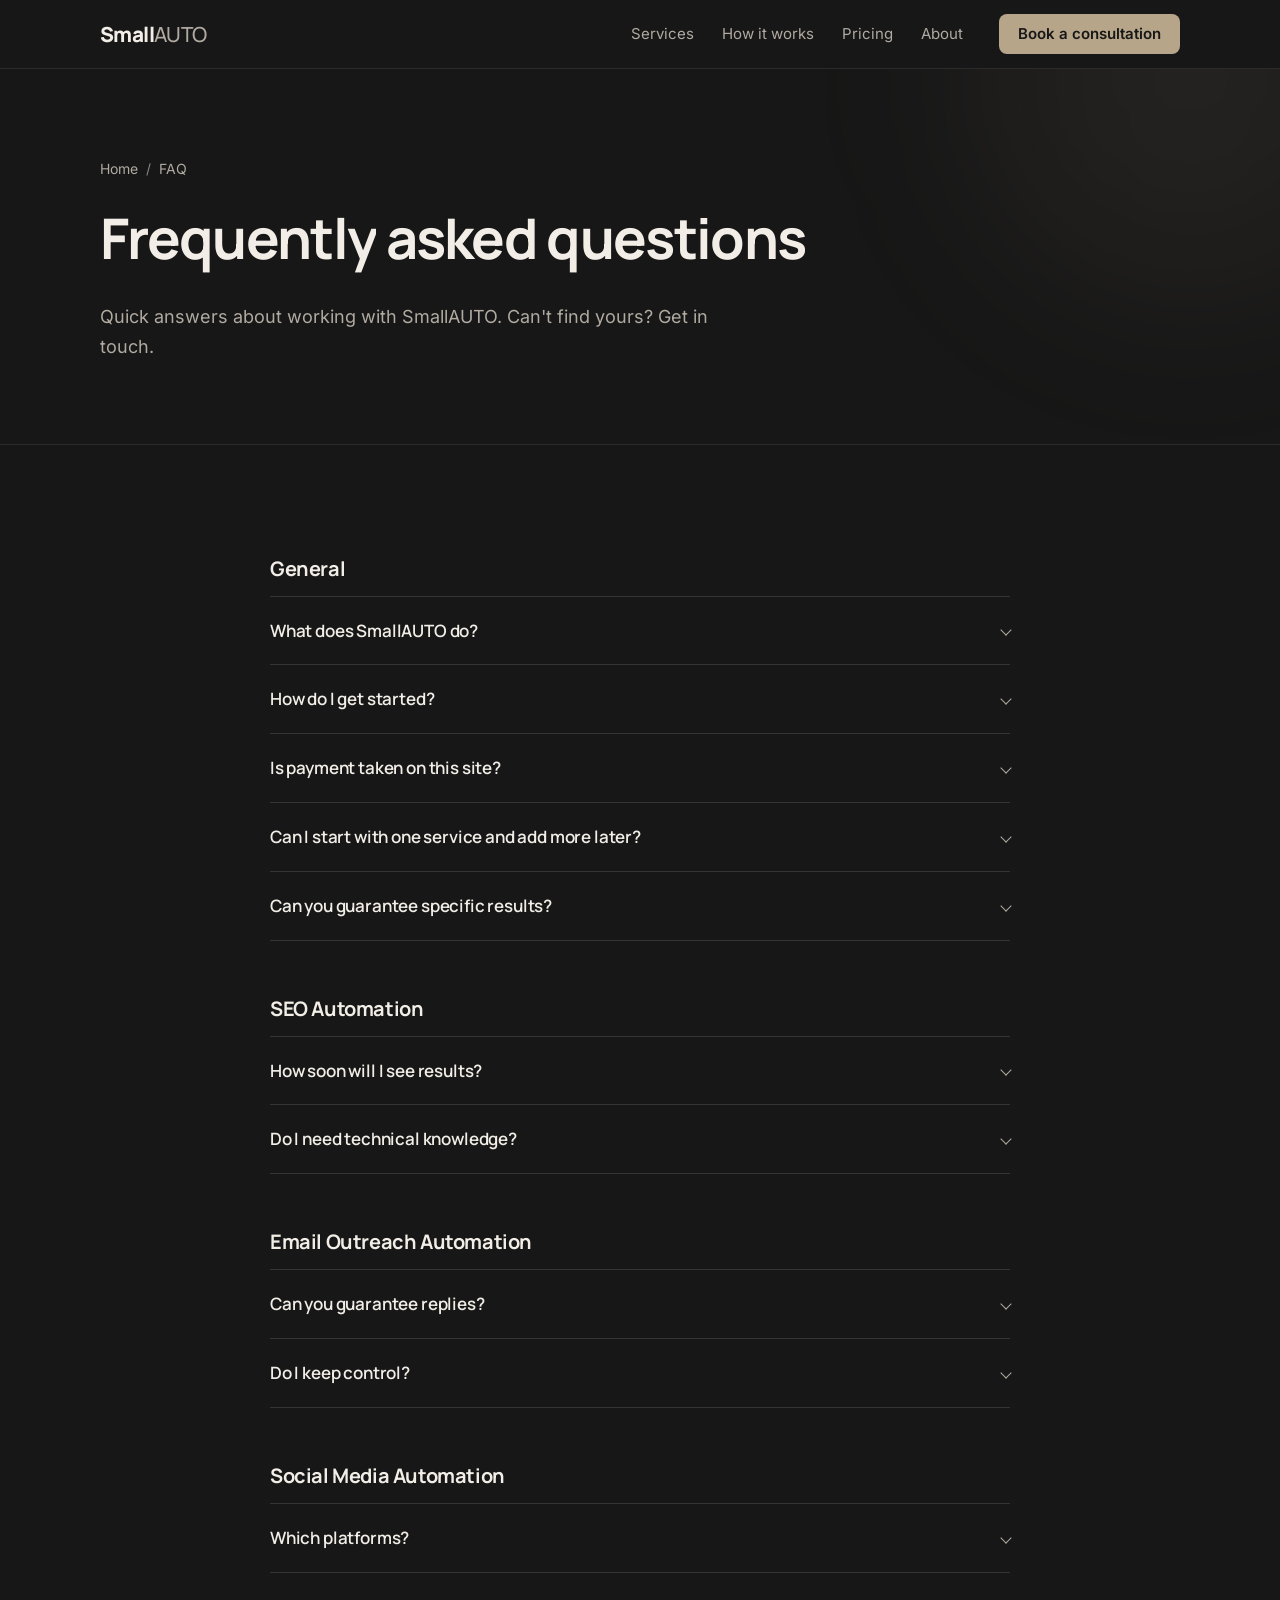
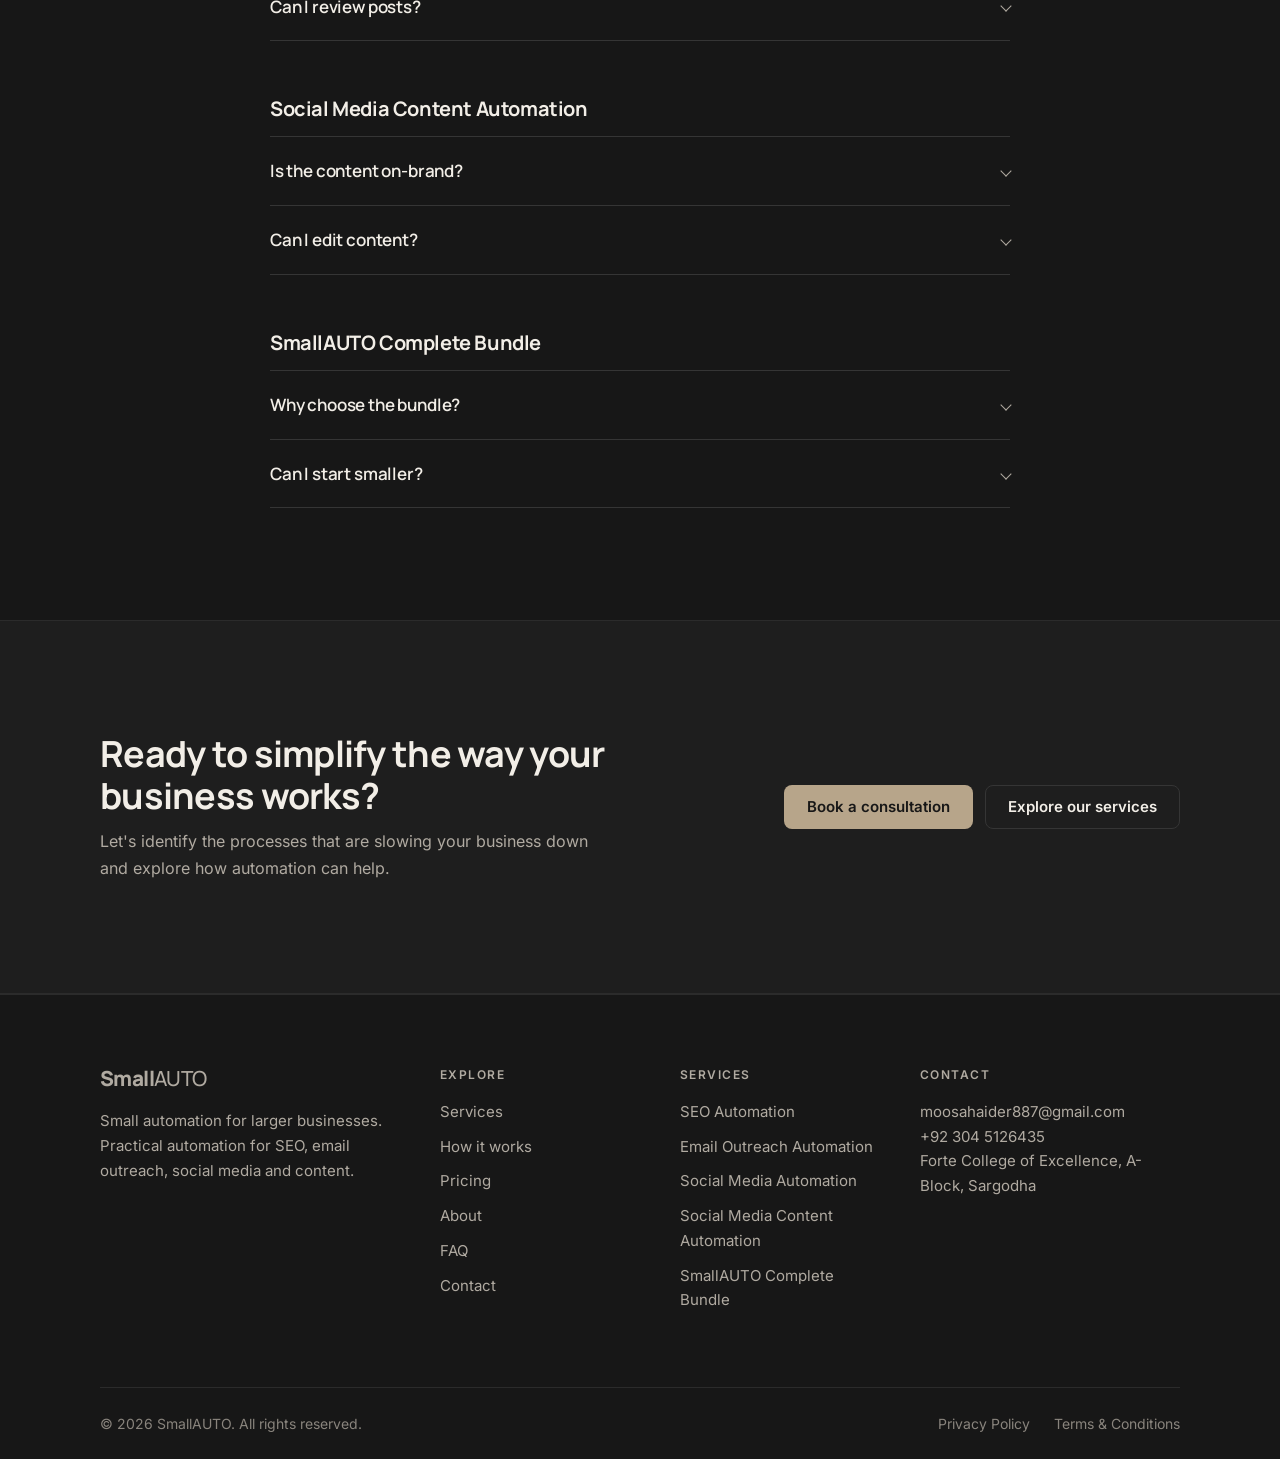
<file: faq/index.html>
<!DOCTYPE html>
<html lang="en"><head>
<meta charset="utf-8">
<meta name="viewport" content="width=device-width, initial-scale=1">
<title>FAQ | SmallAUTO</title>
<meta name="description" content="Answers about SmallAUTO's automation services: getting started, pricing, payment, results and each individual service.">
<meta name="theme-color" content="#171717"><meta name="color-scheme" content="dark">

<meta property="og:type" content="website"><meta property="og:site_name" content="SmallAUTO">
<meta property="og:title" content="FAQ | SmallAUTO"><meta property="og:description" content="Answers about SmallAUTO's automation services: getting started, pricing, payment, results and each individual service.">

<meta name="twitter:card" content="summary">
<link rel="icon" href="/favicon.svg" type="image/svg+xml">
<link rel="preload" href="/fonts/manrope-latin-wght-normal.woff2" as="font" type="font/woff2" crossorigin>
<link rel="preload" href="/fonts/inter-latin-wght-normal.woff2" as="font" type="font/woff2" crossorigin>
<link rel="stylesheet" href="/styles.css">
<script>document.documentElement.classList.add("js")</script>
<script type="application/ld+json">{"@context":"https://schema.org","@type":"FAQPage","mainEntity":[{"@type":"Question","name":"What does SmallAUTO do?","acceptedAnswer":{"@type":"Answer","text":"We provide affordable business automation services focused on saving you time and improving results."}},{"@type":"Question","name":"How do I get started?","acceptedAnswer":{"@type":"Answer","text":"Send an enquiry or book a consultation, and our team will contact you to discuss your goals and next steps."}},{"@type":"Question","name":"Is payment taken on this site?","acceptedAnswer":{"@type":"Answer","text":"No. Online payment is not enabled; our team will contact you about next steps."}},{"@type":"Question","name":"Can I start with one service and add more later?","acceptedAnswer":{"@type":"Answer","text":"Yes. You can begin with an individual service and add others anytime."}},{"@type":"Question","name":"Can you guarantee specific results?","acceptedAnswer":{"@type":"Answer","text":"We work to deliver the outcomes described, but we cannot guarantee specific business results."}},{"@type":"Question","name":"How soon will I see results?","acceptedAnswer":{"@type":"Answer","text":"SEO is gradual; we set expectations during onboarding and report progress regularly."}},{"@type":"Question","name":"Do I need technical knowledge?","acceptedAnswer":{"@type":"Answer","text":"No. You receive clear reports and recommendations."}},{"@type":"Question","name":"Can you guarantee replies?","acceptedAnswer":{"@type":"Answer","text":"No one can. We focus on consistency and quality of outreach."}},{"@type":"Question","name":"Do I keep control?","acceptedAnswer":{"@type":"Answer","text":"Yes, you approve the approach and messaging."}},{"@type":"Question","name":"Which platforms?","acceptedAnswer":{"@type":"Answer","text":"Tell us your platforms in your enquiry and we will confirm."}},{"@type":"Question","name":"Can I review posts?","acceptedAnswer":{"@type":"Answer","text":"Yes, review options are part of onboarding."}},{"@type":"Question","name":"Is the content on-brand?","acceptedAnswer":{"@type":"Answer","text":"We tailor content to your brand voice during onboarding."}},{"@type":"Question","name":"Can I edit content?","acceptedAnswer":{"@type":"Answer","text":"Absolutely."}},{"@type":"Question","name":"Why choose the bundle?","acceptedAnswer":{"@type":"Answer","text":"It covers four areas for less than buying them separately."}},{"@type":"Question","name":"Can I start smaller?","acceptedAnswer":{"@type":"Answer","text":"Yes, add individual services anytime."}}]}</script>
</head><body>
<a class="skip" href="#main">Skip to content</a>
<header class="site-header"><div class="wrap nav">
<a class="logo" href="/" aria-label="SmallAUTO home">Small<span>AUTO</span></a>
<div class="nav-panel" id="nav-panel"><nav aria-label="Primary"><ul class="nav-links"><li><a href="/services/">Services</a></li><li><a href="/#how-it-works">How it works</a></li><li><a href="/pricing/">Pricing</a></li><li><a href="/about/">About</a></li></ul></nav><a class="btn" href="/contact/">Book a consultation</a></div>
<button class="menu-btn" type="button" aria-expanded="false" aria-controls="nav-panel">Menu</button>
</div></header>
<main id="main">
<section class="page-head"><div class="wrap"><nav aria-label="Breadcrumb"><ol class="crumbs"><li><a href="/">Home</a></li><li aria-current="page">FAQ</li></ol></nav><h1>Frequently asked questions</h1><p class="lead">Quick answers about working with SmallAUTO. Can't find yours? Get in touch.</p></div></section>
<section class="section"><div class="wrap" style="max-width:820px">
<div class="faq-group"><h2>General</h2><div class="faq"><details><summary>What does SmallAUTO do?</summary><p>We provide affordable business automation services focused on saving you time and improving results.</p></details><details><summary>How do I get started?</summary><p>Send an enquiry or book a consultation, and our team will contact you to discuss your goals and next steps.</p></details><details><summary>Is payment taken on this site?</summary><p>No. Online payment is not enabled; our team will contact you about next steps.</p></details><details><summary>Can I start with one service and add more later?</summary><p>Yes. You can begin with an individual service and add others anytime.</p></details><details><summary>Can you guarantee specific results?</summary><p>We work to deliver the outcomes described, but we cannot guarantee specific business results.</p></details></div></div>
<div class="faq-group"><h2>SEO Automation</h2><div class="faq"><details><summary>How soon will I see results?</summary><p>SEO is gradual; we set expectations during onboarding and report progress regularly.</p></details><details><summary>Do I need technical knowledge?</summary><p>No. You receive clear reports and recommendations.</p></details></div></div><div class="faq-group"><h2>Email Outreach Automation</h2><div class="faq"><details><summary>Can you guarantee replies?</summary><p>No one can. We focus on consistency and quality of outreach.</p></details><details><summary>Do I keep control?</summary><p>Yes, you approve the approach and messaging.</p></details></div></div><div class="faq-group"><h2>Social Media Automation</h2><div class="faq"><details><summary>Which platforms?</summary><p>Tell us your platforms in your enquiry and we will confirm.</p></details><details><summary>Can I review posts?</summary><p>Yes, review options are part of onboarding.</p></details></div></div><div class="faq-group"><h2>Social Media Content Automation</h2><div class="faq"><details><summary>Is the content on-brand?</summary><p>We tailor content to your brand voice during onboarding.</p></details><details><summary>Can I edit content?</summary><p>Absolutely.</p></details></div></div><div class="faq-group"><h2>SmallAUTO Complete Bundle</h2><div class="faq"><details><summary>Why choose the bundle?</summary><p>It covers four areas for less than buying them separately.</p></details><details><summary>Can I start smaller?</summary><p>Yes, add individual services anytime.</p></details></div></div>
</div></section>
<section class="band section" aria-labelledby="cta-h"><div class="wrap cta">
<div><h2 id="cta-h">Ready to simplify the way your business works?</h2><p>Let's identify the processes that are slowing your business down and explore how automation can help.</p></div>
<div class="actions"><a class="btn" href="/contact/">Book a consultation</a><a class="btn btn--ghost" href="/services/">Explore our services</a></div>
</div></section>
</main>
<footer class="site-footer"><div class="wrap"><div class="foot-grid">
<div><a class="logo" href="/">Small<span>AUTO</span></a><p style="margin-top:16px">Small automation for larger businesses. Practical automation for SEO, email outreach, social media and content.</p></div>
<div><h2>Explore</h2><ul><li><a href="/services/">Services</a></li><li><a href="/#how-it-works">How it works</a></li><li><a href="/pricing/">Pricing</a></li><li><a href="/about/">About</a></li><li><a href="/faq/">FAQ</a></li><li><a href="/contact/">Contact</a></li></ul></div>
<div><h2>Services</h2><ul><li><a href="/services/seo-automation/">SEO Automation</a></li><li><a href="/services/email-outreach-automation/">Email Outreach Automation</a></li><li><a href="/services/social-media-automation/">Social Media Automation</a></li><li><a href="/services/social-media-content-automation/">Social Media Content Automation</a></li><li><a href="/services/complete-bundle/">SmallAUTO Complete Bundle</a></li></ul></div>
<div><h2>Contact</h2><address><a href="mailto:moosahaider887@gmail.com">moosahaider887@gmail.com</a><br><a href="tel:+923045126435">+92 304 5126435</a><br>Forte College of Excellence, A-Block, Sargodha</address></div>
</div><div class="foot-bar"><span>© 2026 SmallAUTO. All rights reserved.</span><ul><li><a href="/privacy-policy/">Privacy Policy</a></li><li><a href="/terms-and-conditions/">Terms &amp; Conditions</a></li></ul></div></div></footer>
<script src="/main.js" defer></script>
</body></html>
</file>
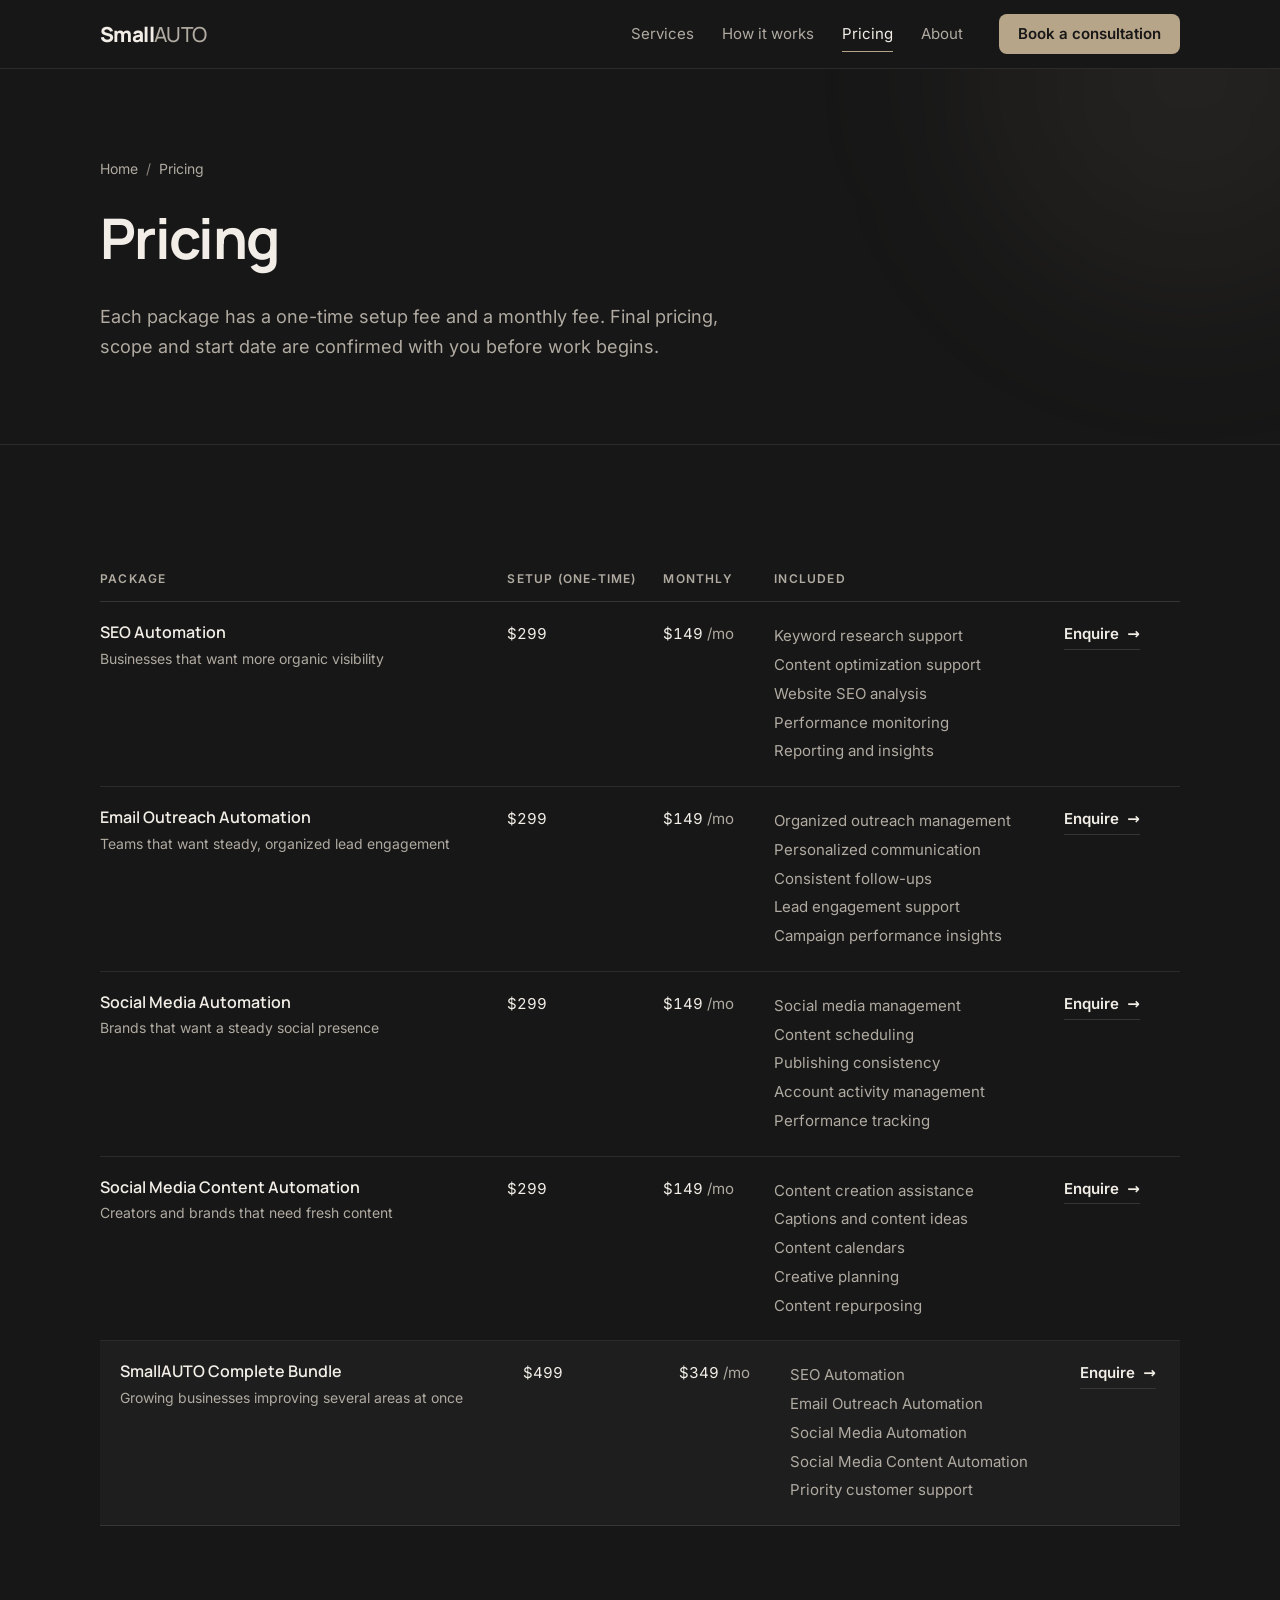
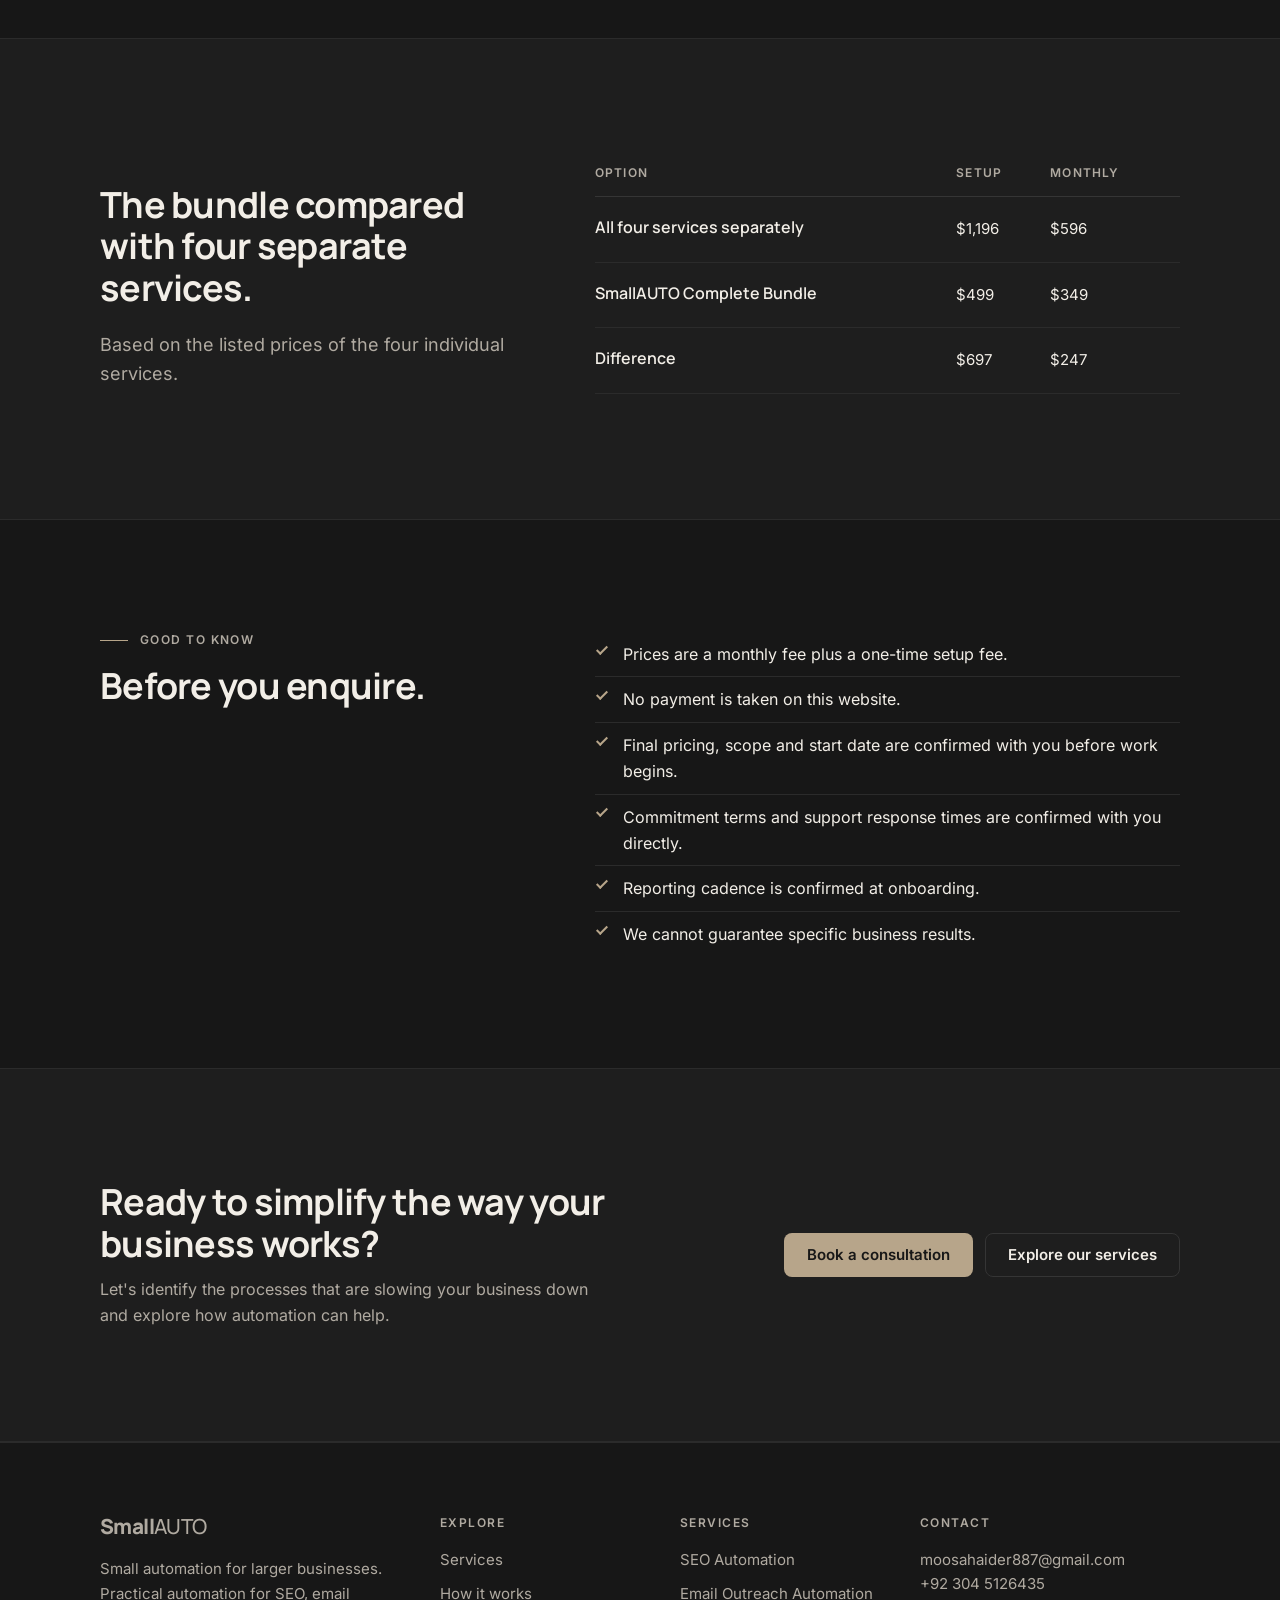
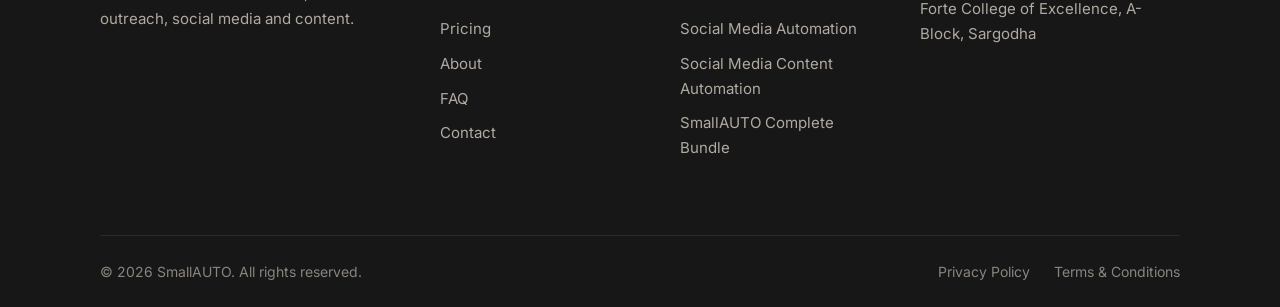
<file: pricing/index.html>
<!DOCTYPE html>
<html lang="en"><head>
<meta charset="utf-8">
<meta name="viewport" content="width=device-width, initial-scale=1">
<title>Pricing | SmallAUTO</title>
<meta name="description" content="Transparent SmallAUTO pricing: one-time setup plus a monthly fee. Individual services from $149/month, or the Complete Bundle.">
<meta name="theme-color" content="#171717"><meta name="color-scheme" content="dark">

<meta property="og:type" content="website"><meta property="og:site_name" content="SmallAUTO">
<meta property="og:title" content="Pricing | SmallAUTO"><meta property="og:description" content="Transparent SmallAUTO pricing: one-time setup plus a monthly fee. Individual services from $149/month, or the Complete Bundle.">

<meta name="twitter:card" content="summary">
<link rel="icon" href="/favicon.svg" type="image/svg+xml">
<link rel="preload" href="/fonts/manrope-latin-wght-normal.woff2" as="font" type="font/woff2" crossorigin>
<link rel="preload" href="/fonts/inter-latin-wght-normal.woff2" as="font" type="font/woff2" crossorigin>
<link rel="stylesheet" href="/styles.css">
<script>document.documentElement.classList.add("js")</script>

</head><body>
<a class="skip" href="#main">Skip to content</a>
<header class="site-header"><div class="wrap nav">
<a class="logo" href="/" aria-label="SmallAUTO home">Small<span>AUTO</span></a>
<div class="nav-panel" id="nav-panel"><nav aria-label="Primary"><ul class="nav-links"><li><a href="/services/">Services</a></li><li><a href="/#how-it-works">How it works</a></li><li><a href="/pricing/" aria-current="page">Pricing</a></li><li><a href="/about/">About</a></li></ul></nav><a class="btn" href="/contact/">Book a consultation</a></div>
<button class="menu-btn" type="button" aria-expanded="false" aria-controls="nav-panel">Menu</button>
</div></header>
<main id="main">
<section class="page-head"><div class="wrap"><nav aria-label="Breadcrumb"><ol class="crumbs"><li><a href="/">Home</a></li><li aria-current="page">Pricing</li></ol></nav><h1>Pricing</h1><p class="lead">Each package has a one-time setup fee and a monthly fee. Final pricing, scope and start date are confirmed with you before work begins.</p></div></section>
<section class="section" aria-labelledby="cmp-h"><div class="wrap"><h2 class="vh" id="cmp-h">Package comparison</h2><div class="tbl-wrap"><table class="price-table"><thead><tr><th scope="col">Package</th><th scope="col">Setup (one-time)</th><th scope="col">Monthly</th><th scope="col">Included</th><th scope="col"><span class="vh">Action</span></th></tr></thead><tbody>
<tr>
<th scope="row"><a href="/services/seo-automation/">SEO Automation</a><small>Businesses that want more organic visibility</small></th>
<td class="num" data-label="Setup"><span>$299</span></td><td class="num" data-label="Monthly"><span>$149<span class="per"> /mo</span></span></td>
<td class="inc" data-label="Included"><ul><li>Keyword research support</li><li>Content optimization support</li><li>Website SEO analysis</li><li>Performance monitoring</li><li>Reporting and insights</li></ul></td>
<td><a class="link" href="/contact/?service=seo">Enquire <span aria-hidden="true">→</span></a></td></tr><tr>
<th scope="row"><a href="/services/email-outreach-automation/">Email Outreach Automation</a><small>Teams that want steady, organized lead engagement</small></th>
<td class="num" data-label="Setup"><span>$299</span></td><td class="num" data-label="Monthly"><span>$149<span class="per"> /mo</span></span></td>
<td class="inc" data-label="Included"><ul><li>Organized outreach management</li><li>Personalized communication</li><li>Consistent follow-ups</li><li>Lead engagement support</li><li>Campaign performance insights</li></ul></td>
<td><a class="link" href="/contact/?service=email">Enquire <span aria-hidden="true">→</span></a></td></tr><tr>
<th scope="row"><a href="/services/social-media-automation/">Social Media Automation</a><small>Brands that want a steady social presence</small></th>
<td class="num" data-label="Setup"><span>$299</span></td><td class="num" data-label="Monthly"><span>$149<span class="per"> /mo</span></span></td>
<td class="inc" data-label="Included"><ul><li>Social media management</li><li>Content scheduling</li><li>Publishing consistency</li><li>Account activity management</li><li>Performance tracking</li></ul></td>
<td><a class="link" href="/contact/?service=social">Enquire <span aria-hidden="true">→</span></a></td></tr><tr>
<th scope="row"><a href="/services/social-media-content-automation/">Social Media Content Automation</a><small>Creators and brands that need fresh content</small></th>
<td class="num" data-label="Setup"><span>$299</span></td><td class="num" data-label="Monthly"><span>$149<span class="per"> /mo</span></span></td>
<td class="inc" data-label="Included"><ul><li>Content creation assistance</li><li>Captions and content ideas</li><li>Content calendars</li><li>Creative planning</li><li>Content repurposing</li></ul></td>
<td><a class="link" href="/contact/?service=content">Enquire <span aria-hidden="true">→</span></a></td></tr><tr class="is-bundle">
<th scope="row"><a href="/services/complete-bundle/">SmallAUTO Complete Bundle</a><small>Growing businesses improving several areas at once</small></th>
<td class="num" data-label="Setup"><span>$499</span></td><td class="num" data-label="Monthly"><span>$349<span class="per"> /mo</span></span></td>
<td class="inc" data-label="Included"><ul><li>SEO Automation</li><li>Email Outreach Automation</li><li>Social Media Automation</li><li>Social Media Content Automation</li><li>Priority customer support</li></ul></td>
<td><a class="link" href="/contact/?service=bundle">Enquire <span aria-hidden="true">→</span></a></td></tr>
</tbody></table></div></div></section>
<section class="band section" aria-labelledby="bun-h"><div class="wrap split"><div class="sticky"><span class="eyebrow">Bundle</span><h2 id="bun-h">The bundle compared with four separate services.</h2><p class="lead">Based on the listed prices of the four individual services.</p></div>
<div class="tbl-wrap"><table><thead><tr><th scope="col">Option</th><th scope="col">Setup</th><th scope="col">Monthly</th></tr></thead><tbody>
<tr><th scope="row">All four services separately</th><td class="num">$1,196</td><td class="num">$596</td></tr>
<tr><th scope="row">SmallAUTO Complete Bundle</th><td class="num">$499</td><td class="num">$349</td></tr>
<tr><th scope="row">Difference</th><td class="num">$697</td><td class="num">$247</td></tr></tbody></table></div></div></section>
<section class="section" aria-labelledby="know-h"><div class="wrap split"><div class="sticky"><span class="eyebrow">Good to know</span><h2 id="know-h">Before you enquire.</h2></div>
<ul class="chk"><li>Prices are a monthly fee plus a one-time setup fee.</li><li>No payment is taken on this website.</li><li>Final pricing, scope and start date are confirmed with you before work begins.</li><li>Commitment terms and support response times are confirmed with you directly.</li><li>Reporting cadence is confirmed at onboarding.</li><li>We cannot guarantee specific business results.</li></ul></div></section>
<section class="band section" aria-labelledby="cta-h"><div class="wrap cta">
<div><h2 id="cta-h">Ready to simplify the way your business works?</h2><p>Let's identify the processes that are slowing your business down and explore how automation can help.</p></div>
<div class="actions"><a class="btn" href="/contact/">Book a consultation</a><a class="btn btn--ghost" href="/services/">Explore our services</a></div>
</div></section>
</main>
<footer class="site-footer"><div class="wrap"><div class="foot-grid">
<div><a class="logo" href="/">Small<span>AUTO</span></a><p style="margin-top:16px">Small automation for larger businesses. Practical automation for SEO, email outreach, social media and content.</p></div>
<div><h2>Explore</h2><ul><li><a href="/services/">Services</a></li><li><a href="/#how-it-works">How it works</a></li><li><a href="/pricing/">Pricing</a></li><li><a href="/about/">About</a></li><li><a href="/faq/">FAQ</a></li><li><a href="/contact/">Contact</a></li></ul></div>
<div><h2>Services</h2><ul><li><a href="/services/seo-automation/">SEO Automation</a></li><li><a href="/services/email-outreach-automation/">Email Outreach Automation</a></li><li><a href="/services/social-media-automation/">Social Media Automation</a></li><li><a href="/services/social-media-content-automation/">Social Media Content Automation</a></li><li><a href="/services/complete-bundle/">SmallAUTO Complete Bundle</a></li></ul></div>
<div><h2>Contact</h2><address><a href="mailto:moosahaider887@gmail.com">moosahaider887@gmail.com</a><br><a href="tel:+923045126435">+92 304 5126435</a><br>Forte College of Excellence, A-Block, Sargodha</address></div>
</div><div class="foot-bar"><span>© 2026 SmallAUTO. All rights reserved.</span><ul><li><a href="/privacy-policy/">Privacy Policy</a></li><li><a href="/terms-and-conditions/">Terms &amp; Conditions</a></li></ul></div></div></footer>
<script src="/main.js" defer></script>
</body></html>
</file>
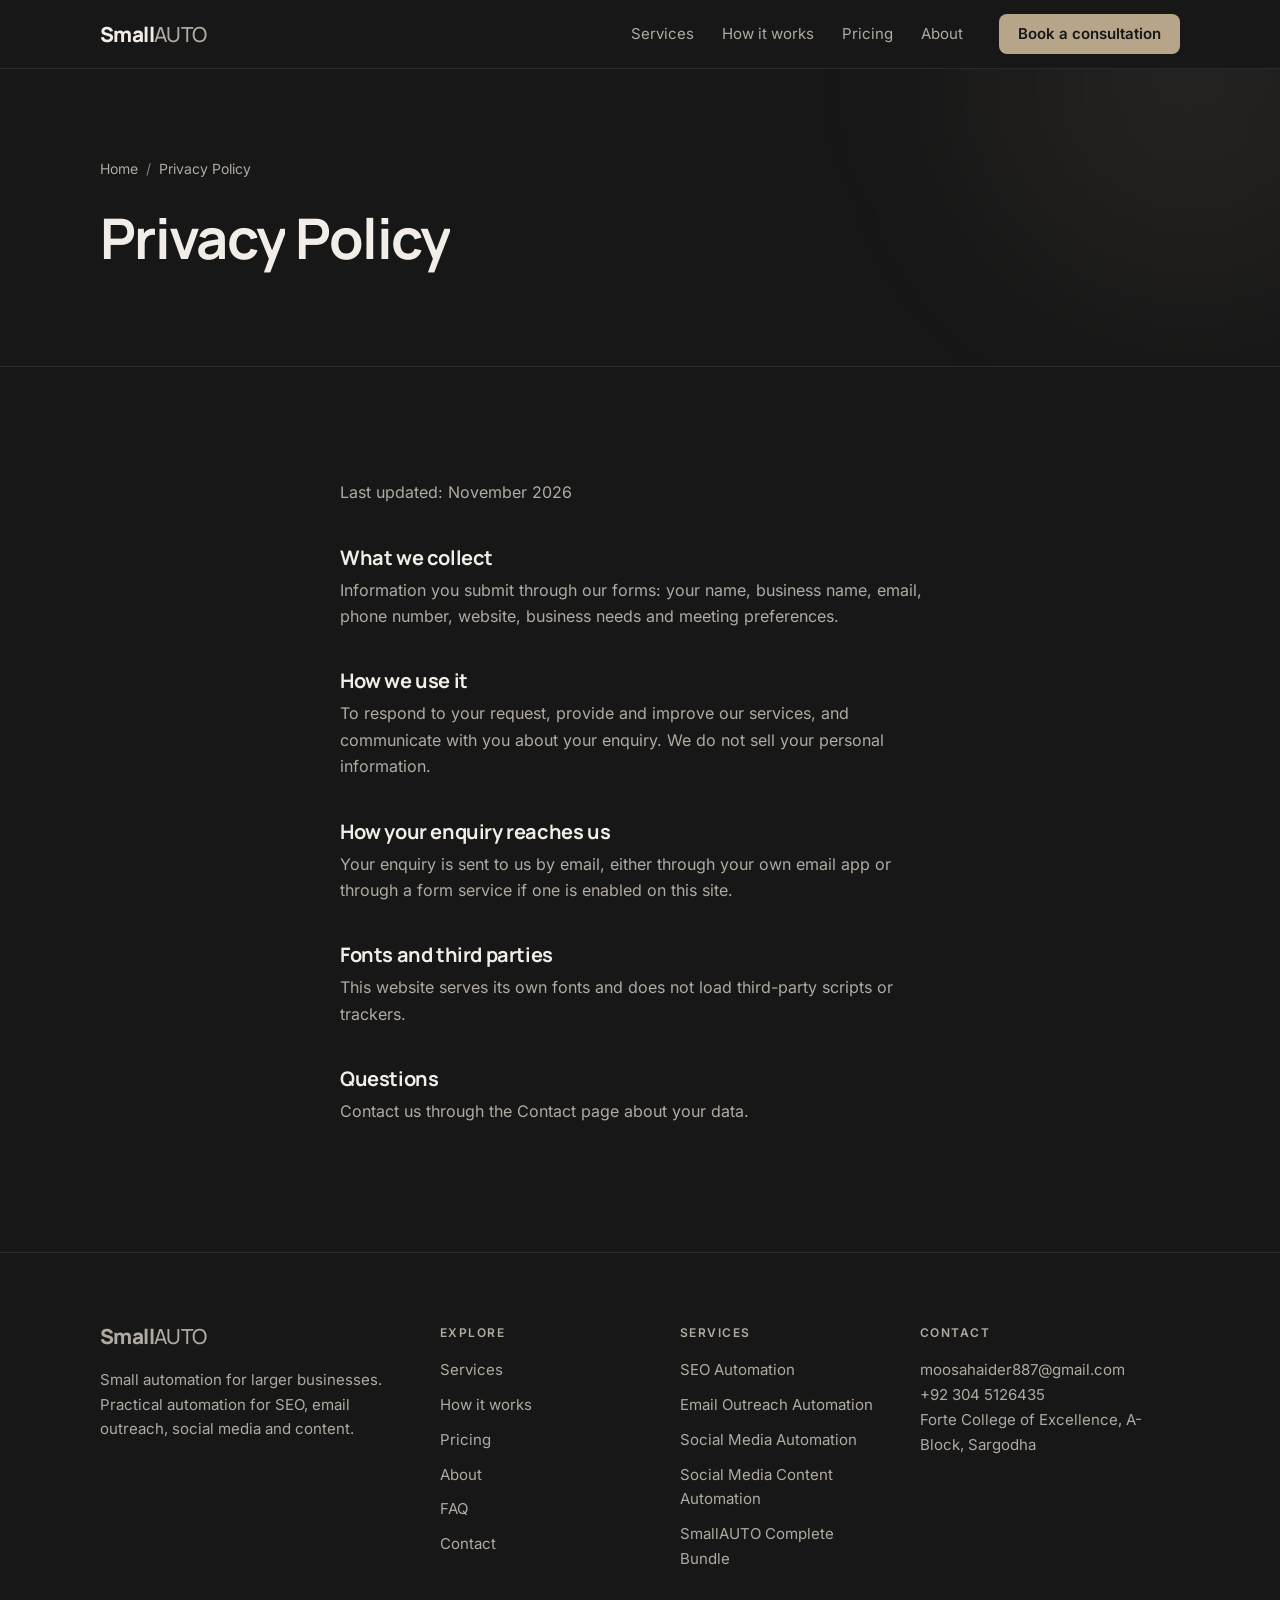
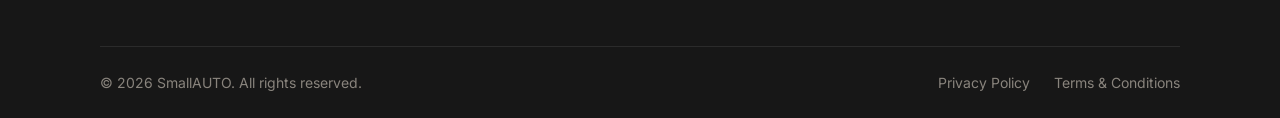
<file: privacy-policy/index.html>
<!DOCTYPE html>
<html lang="en"><head>
<meta charset="utf-8">
<meta name="viewport" content="width=device-width, initial-scale=1">
<title>Privacy Policy | SmallAUTO</title>
<meta name="description" content="How SmallAUTO collects and uses the information you submit through its website forms.">
<meta name="theme-color" content="#171717"><meta name="color-scheme" content="dark">

<meta property="og:type" content="website"><meta property="og:site_name" content="SmallAUTO">
<meta property="og:title" content="Privacy Policy | SmallAUTO"><meta property="og:description" content="How SmallAUTO collects and uses the information you submit through its website forms.">

<meta name="twitter:card" content="summary">
<link rel="icon" href="/favicon.svg" type="image/svg+xml">
<link rel="preload" href="/fonts/manrope-latin-wght-normal.woff2" as="font" type="font/woff2" crossorigin>
<link rel="preload" href="/fonts/inter-latin-wght-normal.woff2" as="font" type="font/woff2" crossorigin>
<link rel="stylesheet" href="/styles.css">
<script>document.documentElement.classList.add("js")</script>

</head><body>
<a class="skip" href="#main">Skip to content</a>
<header class="site-header"><div class="wrap nav">
<a class="logo" href="/" aria-label="SmallAUTO home">Small<span>AUTO</span></a>
<div class="nav-panel" id="nav-panel"><nav aria-label="Primary"><ul class="nav-links"><li><a href="/services/">Services</a></li><li><a href="/#how-it-works">How it works</a></li><li><a href="/pricing/">Pricing</a></li><li><a href="/about/">About</a></li></ul></nav><a class="btn" href="/contact/">Book a consultation</a></div>
<button class="menu-btn" type="button" aria-expanded="false" aria-controls="nav-panel">Menu</button>
</div></header>
<main id="main">
<section class="page-head"><div class="wrap"><nav aria-label="Breadcrumb"><ol class="crumbs"><li><a href="/">Home</a></li><li aria-current="page">Privacy Policy</li></ol></nav><h1>Privacy Policy</h1></div></section><section class="section"><div class="wrap legal"><p>Last updated: November 2026</p><h2>What we collect</h2><p>Information you submit through our forms: your name, business name, email, phone number, website, business needs and meeting preferences.</p><h2>How we use it</h2><p>To respond to your request, provide and improve our services, and communicate with you about your enquiry. We do not sell your personal information.</p><h2>How your enquiry reaches us</h2><p>Your enquiry is sent to us by email, either through your own email app or through a form service if one is enabled on this site.</p><h2>Fonts and third parties</h2><p>This website serves its own fonts and does not load third-party scripts or trackers.</p><h2>Questions</h2><p>Contact us through the Contact page about your data.</p></div></section>
</main>
<footer class="site-footer"><div class="wrap"><div class="foot-grid">
<div><a class="logo" href="/">Small<span>AUTO</span></a><p style="margin-top:16px">Small automation for larger businesses. Practical automation for SEO, email outreach, social media and content.</p></div>
<div><h2>Explore</h2><ul><li><a href="/services/">Services</a></li><li><a href="/#how-it-works">How it works</a></li><li><a href="/pricing/">Pricing</a></li><li><a href="/about/">About</a></li><li><a href="/faq/">FAQ</a></li><li><a href="/contact/">Contact</a></li></ul></div>
<div><h2>Services</h2><ul><li><a href="/services/seo-automation/">SEO Automation</a></li><li><a href="/services/email-outreach-automation/">Email Outreach Automation</a></li><li><a href="/services/social-media-automation/">Social Media Automation</a></li><li><a href="/services/social-media-content-automation/">Social Media Content Automation</a></li><li><a href="/services/complete-bundle/">SmallAUTO Complete Bundle</a></li></ul></div>
<div><h2>Contact</h2><address><a href="mailto:moosahaider887@gmail.com">moosahaider887@gmail.com</a><br><a href="tel:+923045126435">+92 304 5126435</a><br>Forte College of Excellence, A-Block, Sargodha</address></div>
</div><div class="foot-bar"><span>© 2026 SmallAUTO. All rights reserved.</span><ul><li><a href="/privacy-policy/">Privacy Policy</a></li><li><a href="/terms-and-conditions/">Terms &amp; Conditions</a></li></ul></div></div></footer>
<script src="/main.js" defer></script>
</body></html>
</file>
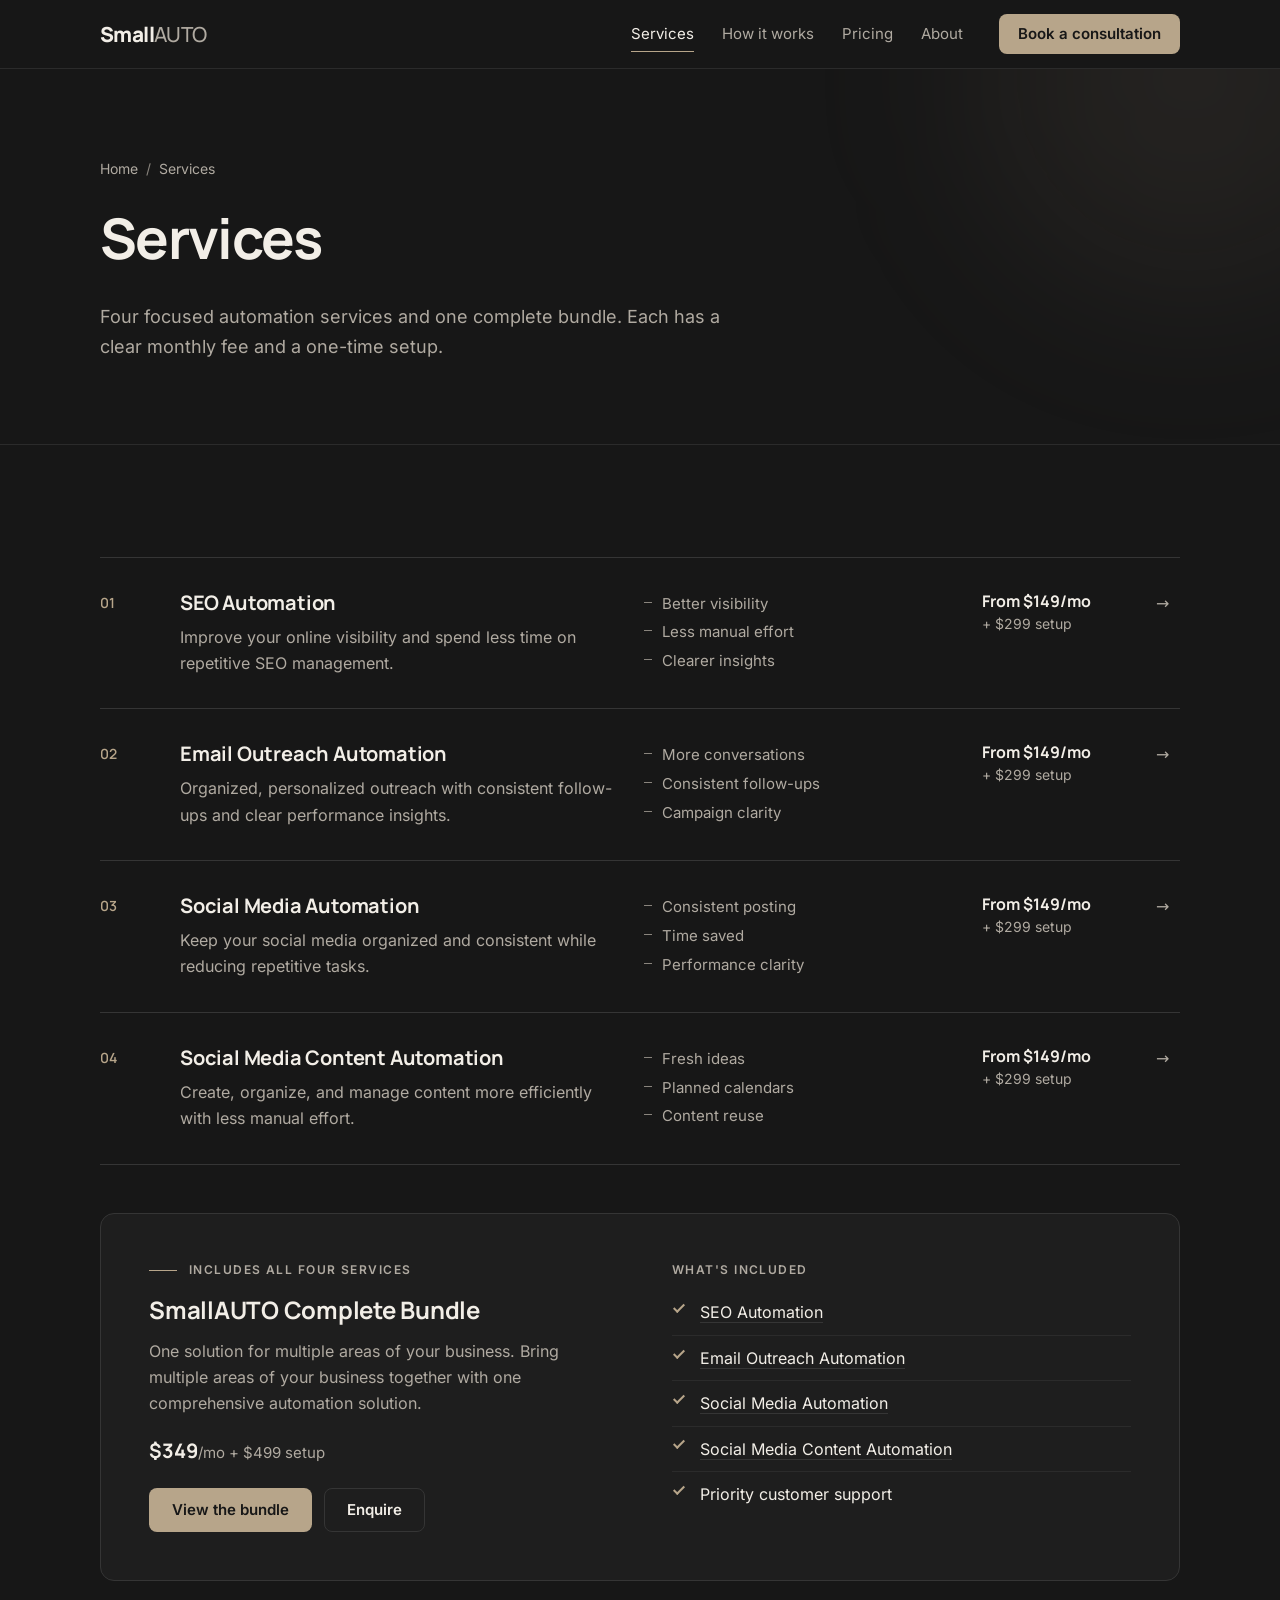
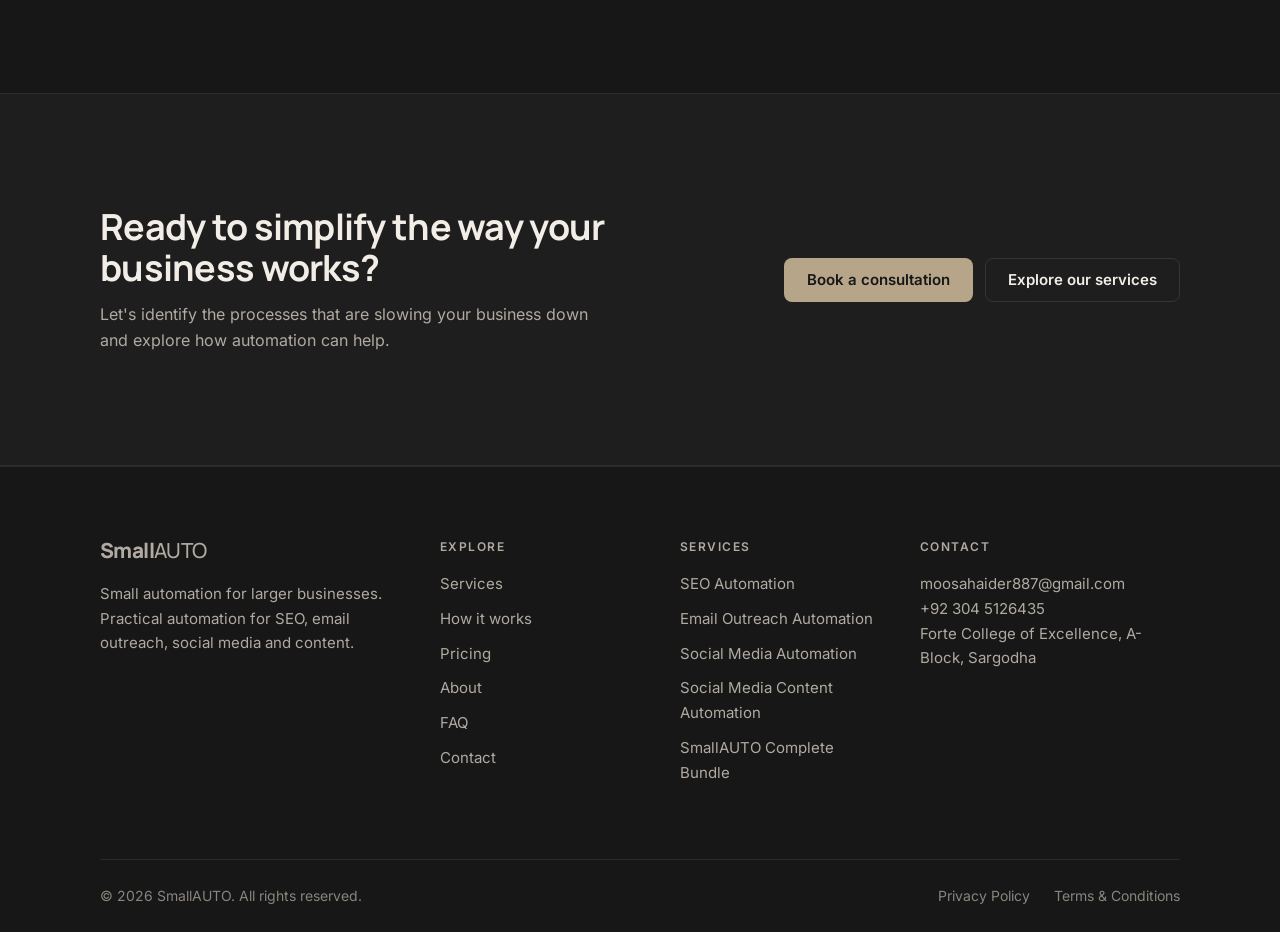
<file: services/index.html>
<!DOCTYPE html>
<html lang="en"><head>
<meta charset="utf-8">
<meta name="viewport" content="width=device-width, initial-scale=1">
<title>Business Automation Services | SmallAUTO</title>
<meta name="description" content="SEO, email outreach, social media and content automation, plus a complete bundle. Clear monthly pricing from SmallAUTO.">
<meta name="theme-color" content="#171717"><meta name="color-scheme" content="dark">

<meta property="og:type" content="website"><meta property="og:site_name" content="SmallAUTO">
<meta property="og:title" content="Business Automation Services | SmallAUTO"><meta property="og:description" content="SEO, email outreach, social media and content automation, plus a complete bundle. Clear monthly pricing from SmallAUTO.">

<meta name="twitter:card" content="summary">
<link rel="icon" href="/favicon.svg" type="image/svg+xml">
<link rel="preload" href="/fonts/manrope-latin-wght-normal.woff2" as="font" type="font/woff2" crossorigin>
<link rel="preload" href="/fonts/inter-latin-wght-normal.woff2" as="font" type="font/woff2" crossorigin>
<link rel="stylesheet" href="/styles.css">
<script>document.documentElement.classList.add("js")</script>

</head><body>
<a class="skip" href="#main">Skip to content</a>
<header class="site-header"><div class="wrap nav">
<a class="logo" href="/" aria-label="SmallAUTO home">Small<span>AUTO</span></a>
<div class="nav-panel" id="nav-panel"><nav aria-label="Primary"><ul class="nav-links"><li><a href="/services/" aria-current="page">Services</a></li><li><a href="/#how-it-works">How it works</a></li><li><a href="/pricing/">Pricing</a></li><li><a href="/about/">About</a></li></ul></nav><a class="btn" href="/contact/">Book a consultation</a></div>
<button class="menu-btn" type="button" aria-expanded="false" aria-controls="nav-panel">Menu</button>
</div></header>
<main id="main">
<section class="page-head"><div class="wrap"><nav aria-label="Breadcrumb"><ol class="crumbs"><li><a href="/">Home</a></li><li aria-current="page">Services</li></ol></nav><h1>Services</h1><p class="lead">Four focused automation services and one complete bundle. Each has a clear monthly fee and a one-time setup.</p></div></section>
<section class="section"><div class="wrap"><div class="svc-list"><article class="svc">
  <span class="svc-num" aria-hidden="true">01</span>
  <div class="svc-main"><h3><a class="svc-link" href="/services/seo-automation/">SEO Automation</a></h3><p>Improve your online visibility and spend less time on repetitive SEO management.</p></div>
  <ul class="svc-out"><li>Better visibility</li><li>Less manual effort</li><li>Clearer insights</li></ul>
  <p class="svc-price"><strong>From $149/mo</strong><span>+ $299 setup</span></p>
  <span class="svc-go" aria-hidden="true">→</span>
</article><article class="svc">
  <span class="svc-num" aria-hidden="true">02</span>
  <div class="svc-main"><h3><a class="svc-link" href="/services/email-outreach-automation/">Email Outreach Automation</a></h3><p>Organized, personalized outreach with consistent follow-ups and clear performance insights.</p></div>
  <ul class="svc-out"><li>More conversations</li><li>Consistent follow-ups</li><li>Campaign clarity</li></ul>
  <p class="svc-price"><strong>From $149/mo</strong><span>+ $299 setup</span></p>
  <span class="svc-go" aria-hidden="true">→</span>
</article><article class="svc">
  <span class="svc-num" aria-hidden="true">03</span>
  <div class="svc-main"><h3><a class="svc-link" href="/services/social-media-automation/">Social Media Automation</a></h3><p>Keep your social media organized and consistent while reducing repetitive tasks.</p></div>
  <ul class="svc-out"><li>Consistent posting</li><li>Time saved</li><li>Performance clarity</li></ul>
  <p class="svc-price"><strong>From $149/mo</strong><span>+ $299 setup</span></p>
  <span class="svc-go" aria-hidden="true">→</span>
</article><article class="svc">
  <span class="svc-num" aria-hidden="true">04</span>
  <div class="svc-main"><h3><a class="svc-link" href="/services/social-media-content-automation/">Social Media Content Automation</a></h3><p>Create, organize, and manage content more efficiently with less manual effort.</p></div>
  <ul class="svc-out"><li>Fresh ideas</li><li>Planned calendars</li><li>Content reuse</li></ul>
  <p class="svc-price"><strong>From $149/mo</strong><span>+ $299 setup</span></p>
  <span class="svc-go" aria-hidden="true">→</span>
</article></div><div class="bundle">
  <div><span class="eyebrow">Includes all four services</span><h3>SmallAUTO Complete Bundle</h3><p>One solution for multiple areas of your business. Bring multiple areas of your business together with one comprehensive automation solution.</p>
  <p class="price">$349<span>/mo + $499 setup</span></p>
  <div class="actions"><a class="btn" href="/services/complete-bundle/">View the bundle</a><a class="btn btn--ghost" href="/contact/?service=bundle">Enquire</a></div></div>
  <div><h4>What's included</h4><ul class="chk"><li><a href="/services/seo-automation/">SEO Automation</a></li><li><a href="/services/email-outreach-automation/">Email Outreach Automation</a></li><li><a href="/services/social-media-automation/">Social Media Automation</a></li><li><a href="/services/social-media-content-automation/">Social Media Content Automation</a></li><li>Priority customer support</li></ul></div></div></div></section>
<section class="band section" aria-labelledby="cta-h"><div class="wrap cta">
<div><h2 id="cta-h">Ready to simplify the way your business works?</h2><p>Let's identify the processes that are slowing your business down and explore how automation can help.</p></div>
<div class="actions"><a class="btn" href="/contact/">Book a consultation</a><a class="btn btn--ghost" href="/services/">Explore our services</a></div>
</div></section>
</main>
<footer class="site-footer"><div class="wrap"><div class="foot-grid">
<div><a class="logo" href="/">Small<span>AUTO</span></a><p style="margin-top:16px">Small automation for larger businesses. Practical automation for SEO, email outreach, social media and content.</p></div>
<div><h2>Explore</h2><ul><li><a href="/services/">Services</a></li><li><a href="/#how-it-works">How it works</a></li><li><a href="/pricing/">Pricing</a></li><li><a href="/about/">About</a></li><li><a href="/faq/">FAQ</a></li><li><a href="/contact/">Contact</a></li></ul></div>
<div><h2>Services</h2><ul><li><a href="/services/seo-automation/">SEO Automation</a></li><li><a href="/services/email-outreach-automation/">Email Outreach Automation</a></li><li><a href="/services/social-media-automation/">Social Media Automation</a></li><li><a href="/services/social-media-content-automation/">Social Media Content Automation</a></li><li><a href="/services/complete-bundle/">SmallAUTO Complete Bundle</a></li></ul></div>
<div><h2>Contact</h2><address><a href="mailto:moosahaider887@gmail.com">moosahaider887@gmail.com</a><br><a href="tel:+923045126435">+92 304 5126435</a><br>Forte College of Excellence, A-Block, Sargodha</address></div>
</div><div class="foot-bar"><span>© 2026 SmallAUTO. All rights reserved.</span><ul><li><a href="/privacy-policy/">Privacy Policy</a></li><li><a href="/terms-and-conditions/">Terms &amp; Conditions</a></li></ul></div></div></footer>
<script src="/main.js" defer></script>
</body></html>
</file>
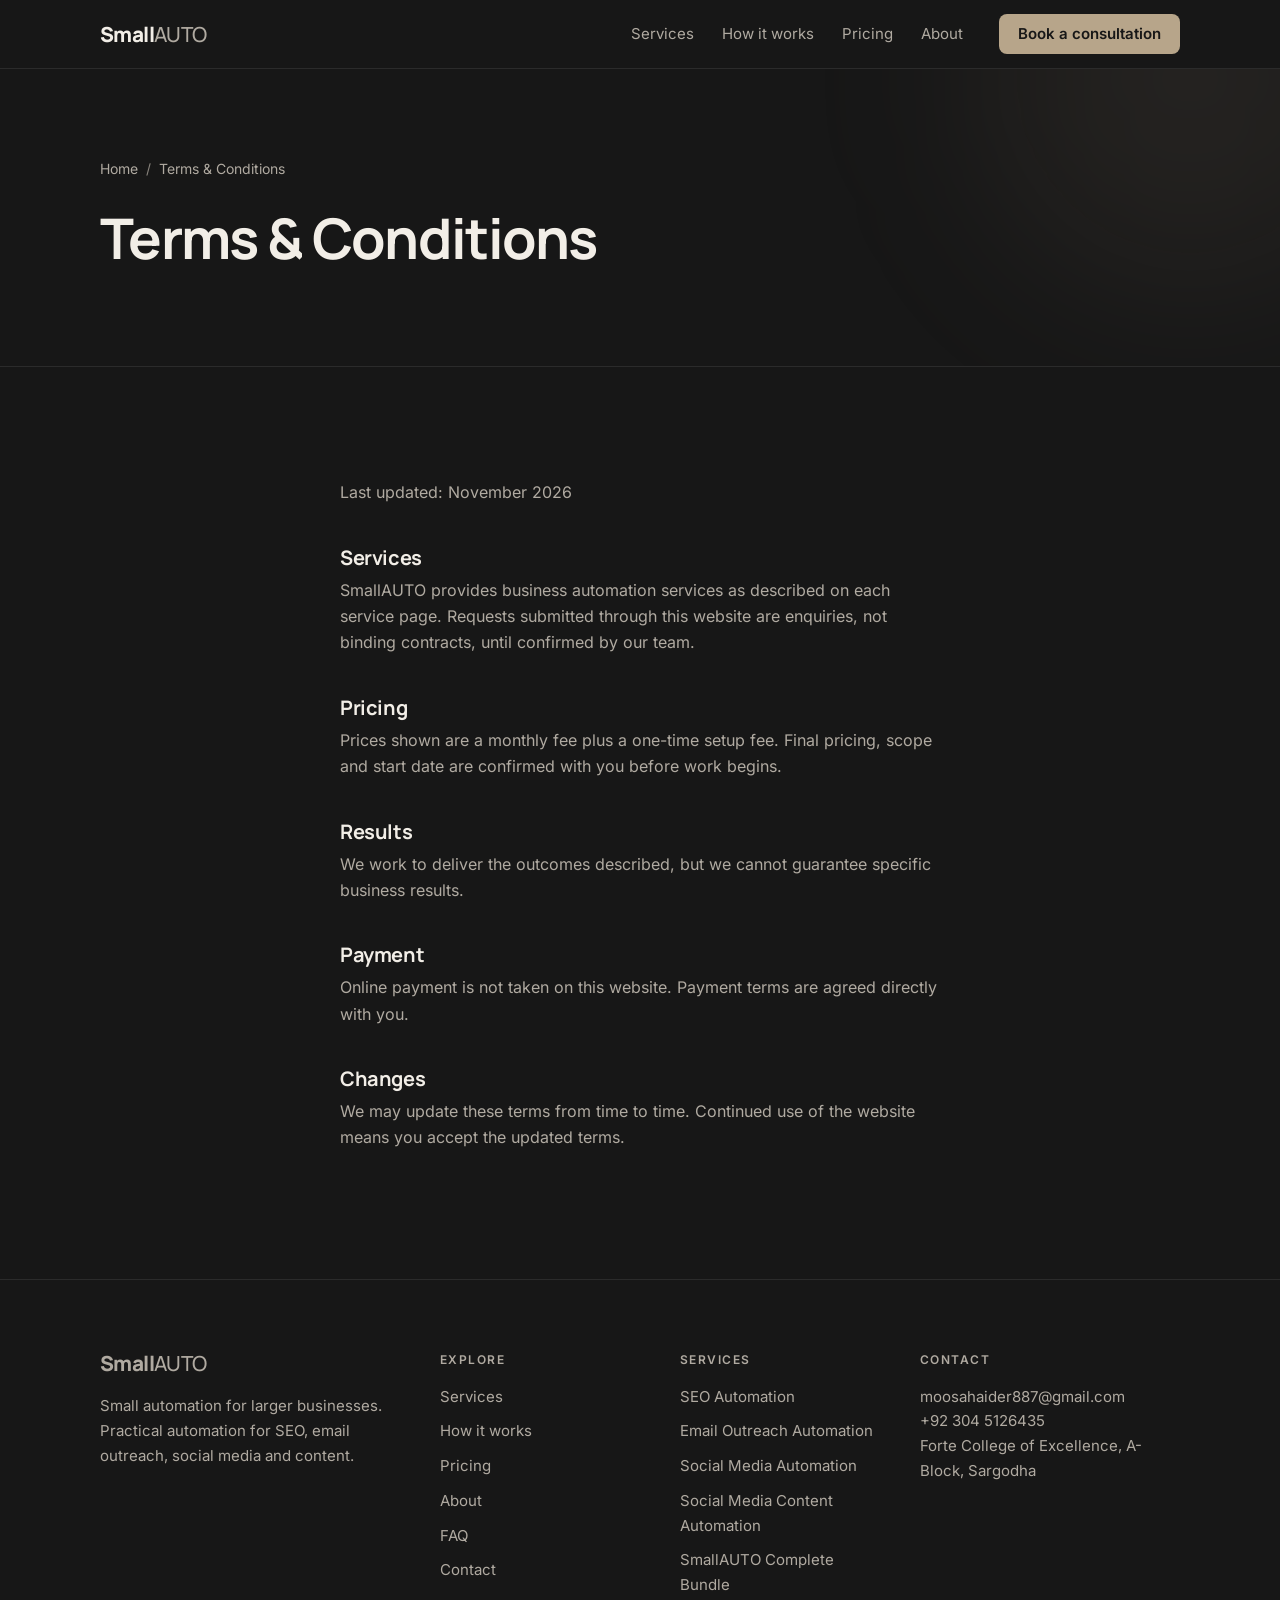
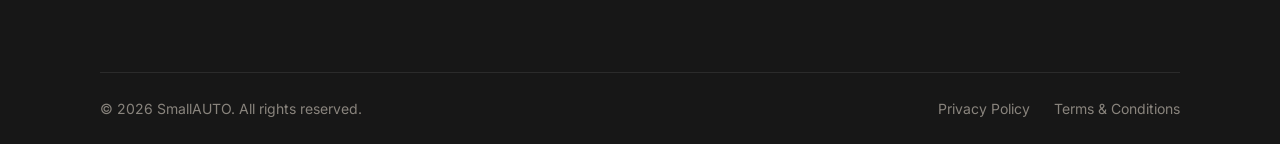
<file: terms-and-conditions/index.html>
<!DOCTYPE html>
<html lang="en"><head>
<meta charset="utf-8">
<meta name="viewport" content="width=device-width, initial-scale=1">
<title>Terms &amp; Conditions | SmallAUTO</title>
<meta name="description" content="The terms that apply to using the SmallAUTO website and enquiring about its automation services.">
<meta name="theme-color" content="#171717"><meta name="color-scheme" content="dark">

<meta property="og:type" content="website"><meta property="og:site_name" content="SmallAUTO">
<meta property="og:title" content="Terms &amp; Conditions | SmallAUTO"><meta property="og:description" content="The terms that apply to using the SmallAUTO website and enquiring about its automation services.">

<meta name="twitter:card" content="summary">
<link rel="icon" href="/favicon.svg" type="image/svg+xml">
<link rel="preload" href="/fonts/manrope-latin-wght-normal.woff2" as="font" type="font/woff2" crossorigin>
<link rel="preload" href="/fonts/inter-latin-wght-normal.woff2" as="font" type="font/woff2" crossorigin>
<link rel="stylesheet" href="/styles.css">
<script>document.documentElement.classList.add("js")</script>

</head><body>
<a class="skip" href="#main">Skip to content</a>
<header class="site-header"><div class="wrap nav">
<a class="logo" href="/" aria-label="SmallAUTO home">Small<span>AUTO</span></a>
<div class="nav-panel" id="nav-panel"><nav aria-label="Primary"><ul class="nav-links"><li><a href="/services/">Services</a></li><li><a href="/#how-it-works">How it works</a></li><li><a href="/pricing/">Pricing</a></li><li><a href="/about/">About</a></li></ul></nav><a class="btn" href="/contact/">Book a consultation</a></div>
<button class="menu-btn" type="button" aria-expanded="false" aria-controls="nav-panel">Menu</button>
</div></header>
<main id="main">
<section class="page-head"><div class="wrap"><nav aria-label="Breadcrumb"><ol class="crumbs"><li><a href="/">Home</a></li><li aria-current="page">Terms &amp; Conditions</li></ol></nav><h1>Terms & Conditions</h1></div></section><section class="section"><div class="wrap legal"><p>Last updated: November 2026</p><h2>Services</h2><p>SmallAUTO provides business automation services as described on each service page. Requests submitted through this website are enquiries, not binding contracts, until confirmed by our team.</p><h2>Pricing</h2><p>Prices shown are a monthly fee plus a one-time setup fee. Final pricing, scope and start date are confirmed with you before work begins.</p><h2>Results</h2><p>We work to deliver the outcomes described, but we cannot guarantee specific business results.</p><h2>Payment</h2><p>Online payment is not taken on this website. Payment terms are agreed directly with you.</p><h2>Changes</h2><p>We may update these terms from time to time. Continued use of the website means you accept the updated terms.</p></div></section>
</main>
<footer class="site-footer"><div class="wrap"><div class="foot-grid">
<div><a class="logo" href="/">Small<span>AUTO</span></a><p style="margin-top:16px">Small automation for larger businesses. Practical automation for SEO, email outreach, social media and content.</p></div>
<div><h2>Explore</h2><ul><li><a href="/services/">Services</a></li><li><a href="/#how-it-works">How it works</a></li><li><a href="/pricing/">Pricing</a></li><li><a href="/about/">About</a></li><li><a href="/faq/">FAQ</a></li><li><a href="/contact/">Contact</a></li></ul></div>
<div><h2>Services</h2><ul><li><a href="/services/seo-automation/">SEO Automation</a></li><li><a href="/services/email-outreach-automation/">Email Outreach Automation</a></li><li><a href="/services/social-media-automation/">Social Media Automation</a></li><li><a href="/services/social-media-content-automation/">Social Media Content Automation</a></li><li><a href="/services/complete-bundle/">SmallAUTO Complete Bundle</a></li></ul></div>
<div><h2>Contact</h2><address><a href="mailto:moosahaider887@gmail.com">moosahaider887@gmail.com</a><br><a href="tel:+923045126435">+92 304 5126435</a><br>Forte College of Excellence, A-Block, Sargodha</address></div>
</div><div class="foot-bar"><span>© 2026 SmallAUTO. All rights reserved.</span><ul><li><a href="/privacy-policy/">Privacy Policy</a></li><li><a href="/terms-and-conditions/">Terms &amp; Conditions</a></li></ul></div></div></footer>
<script src="/main.js" defer></script>
</body></html>
</file>
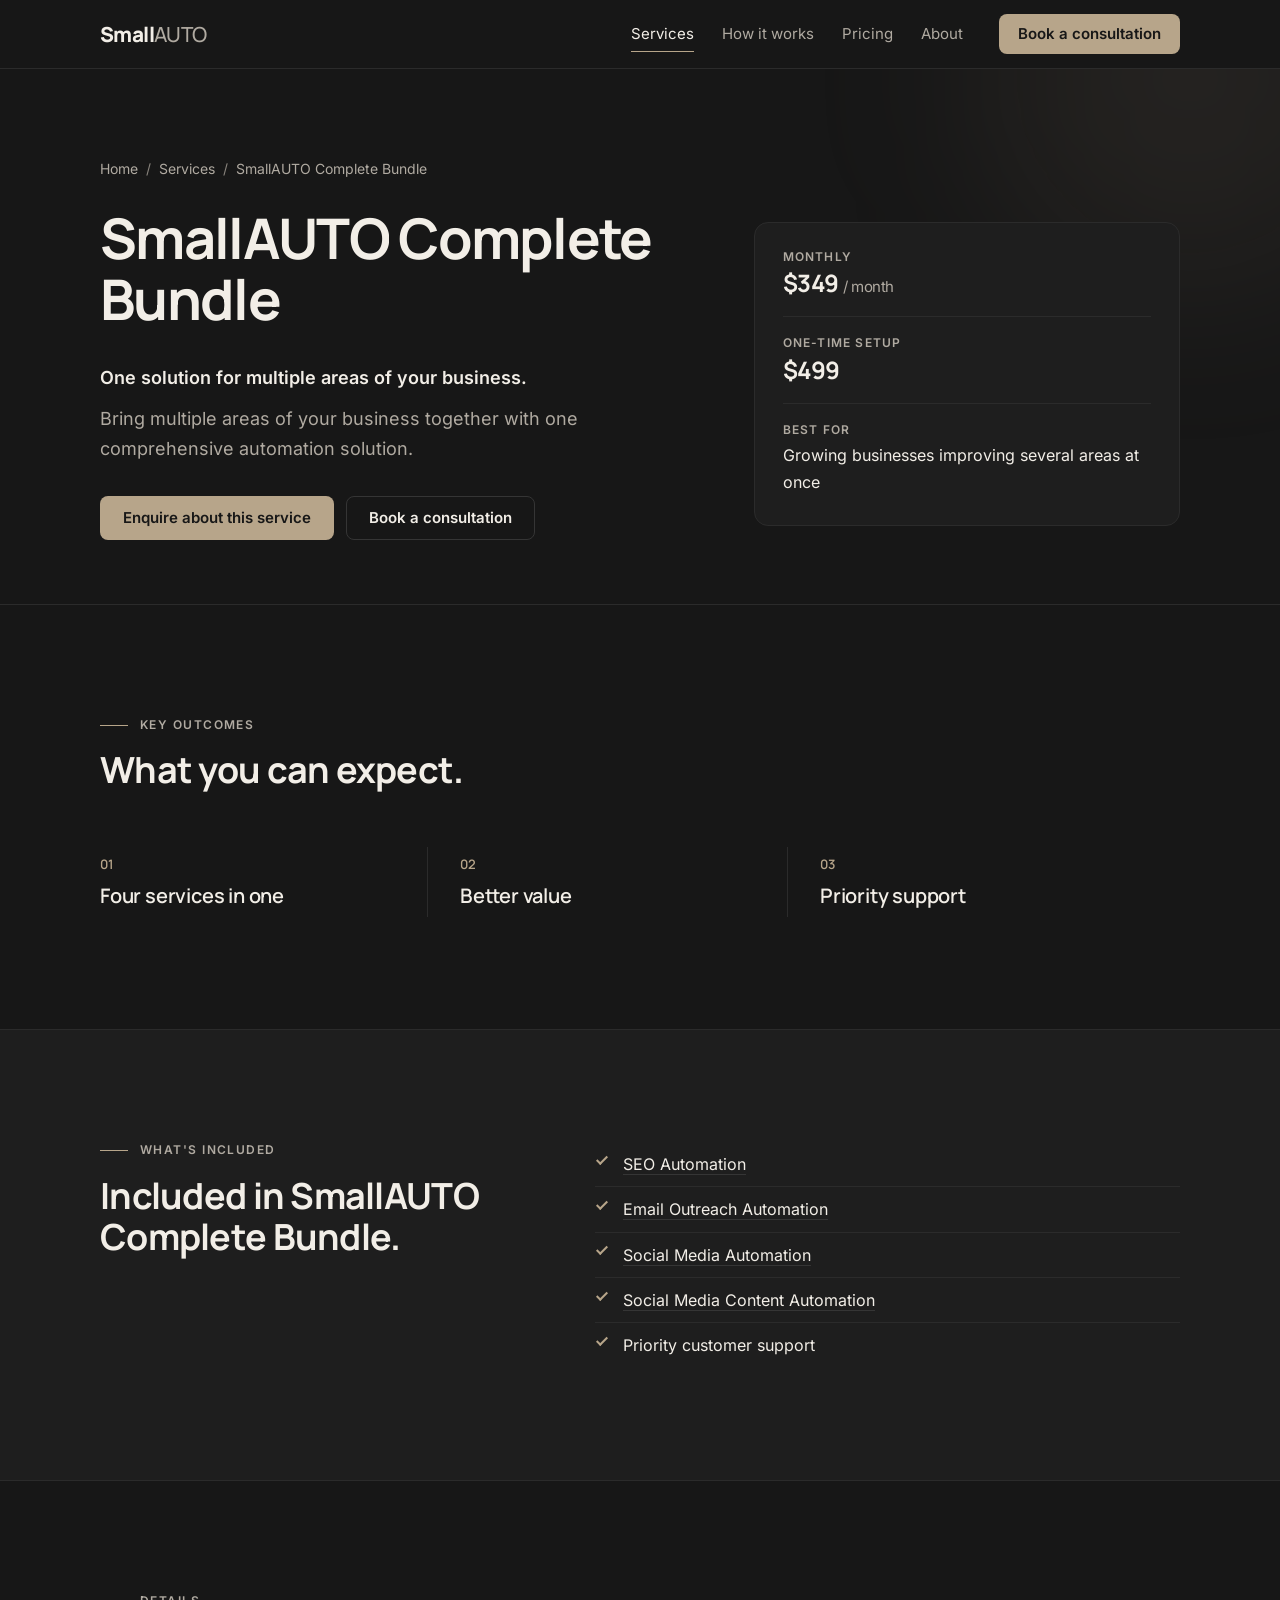
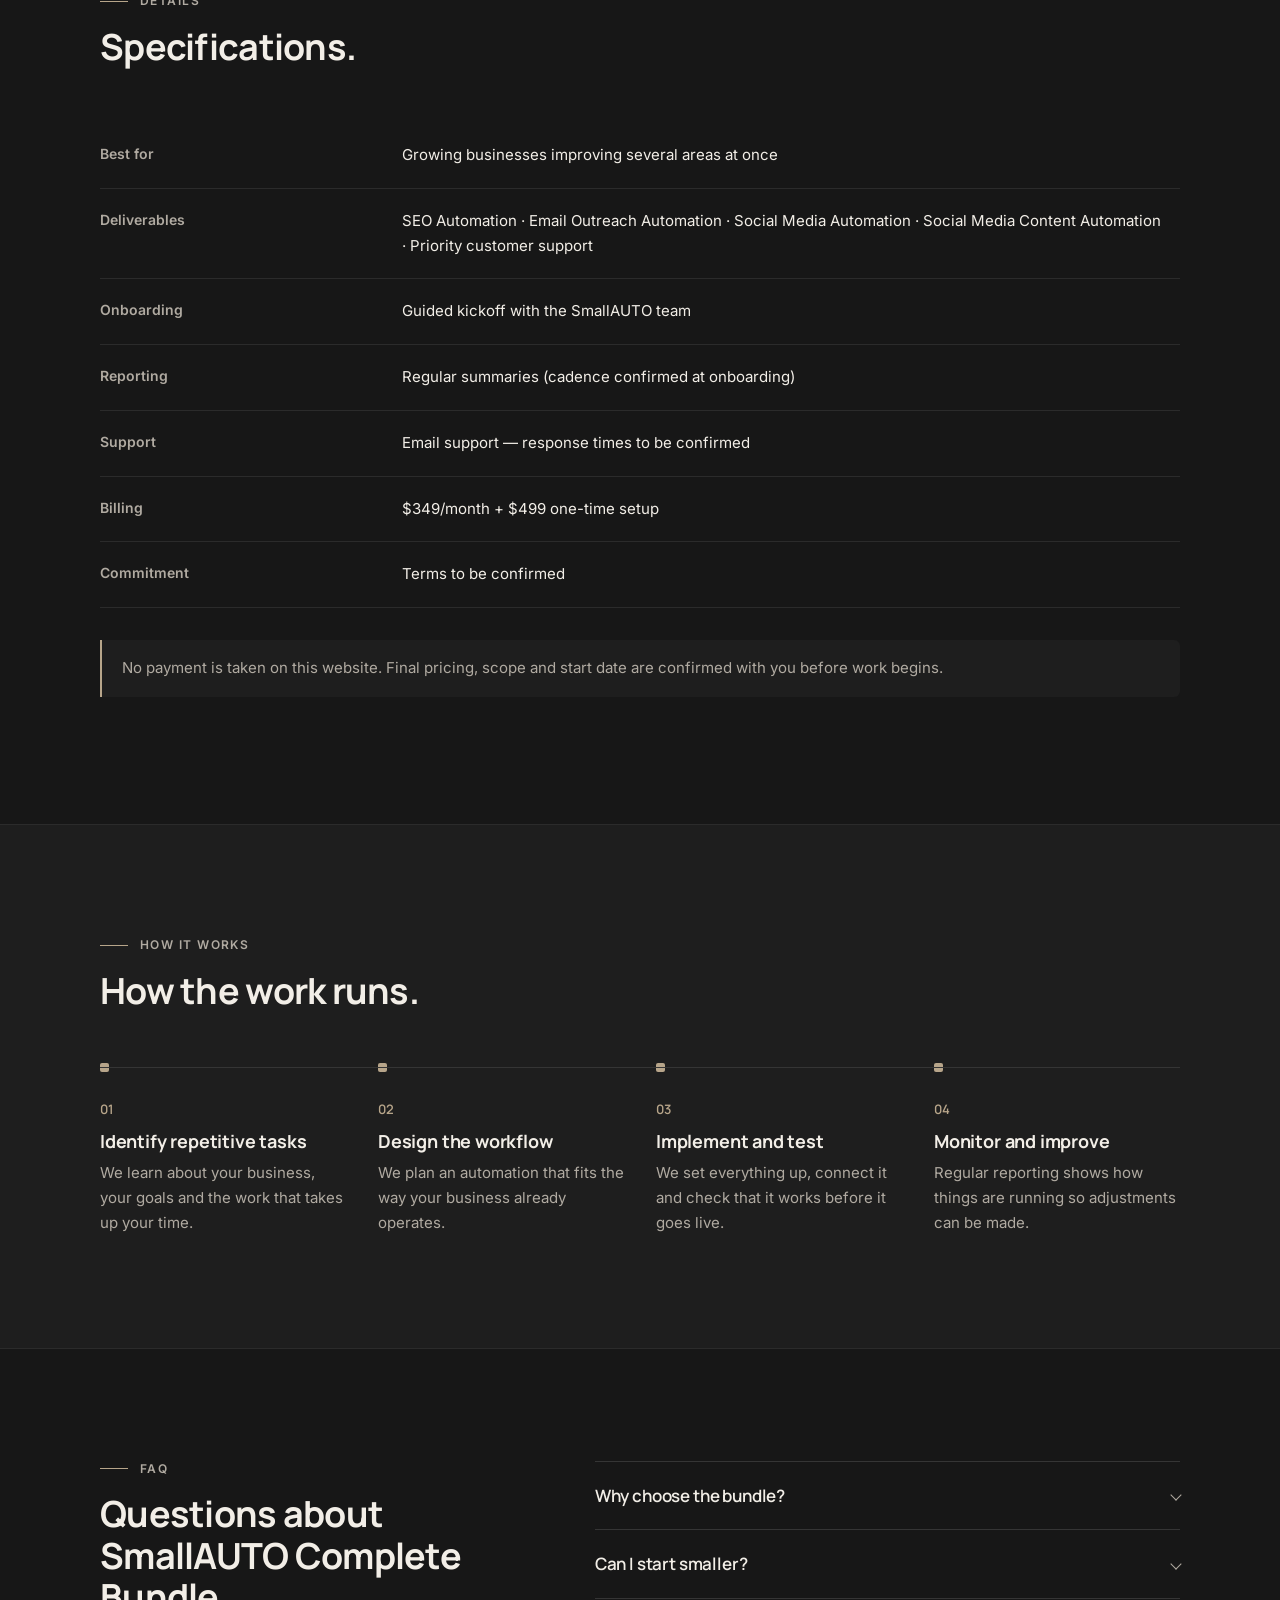
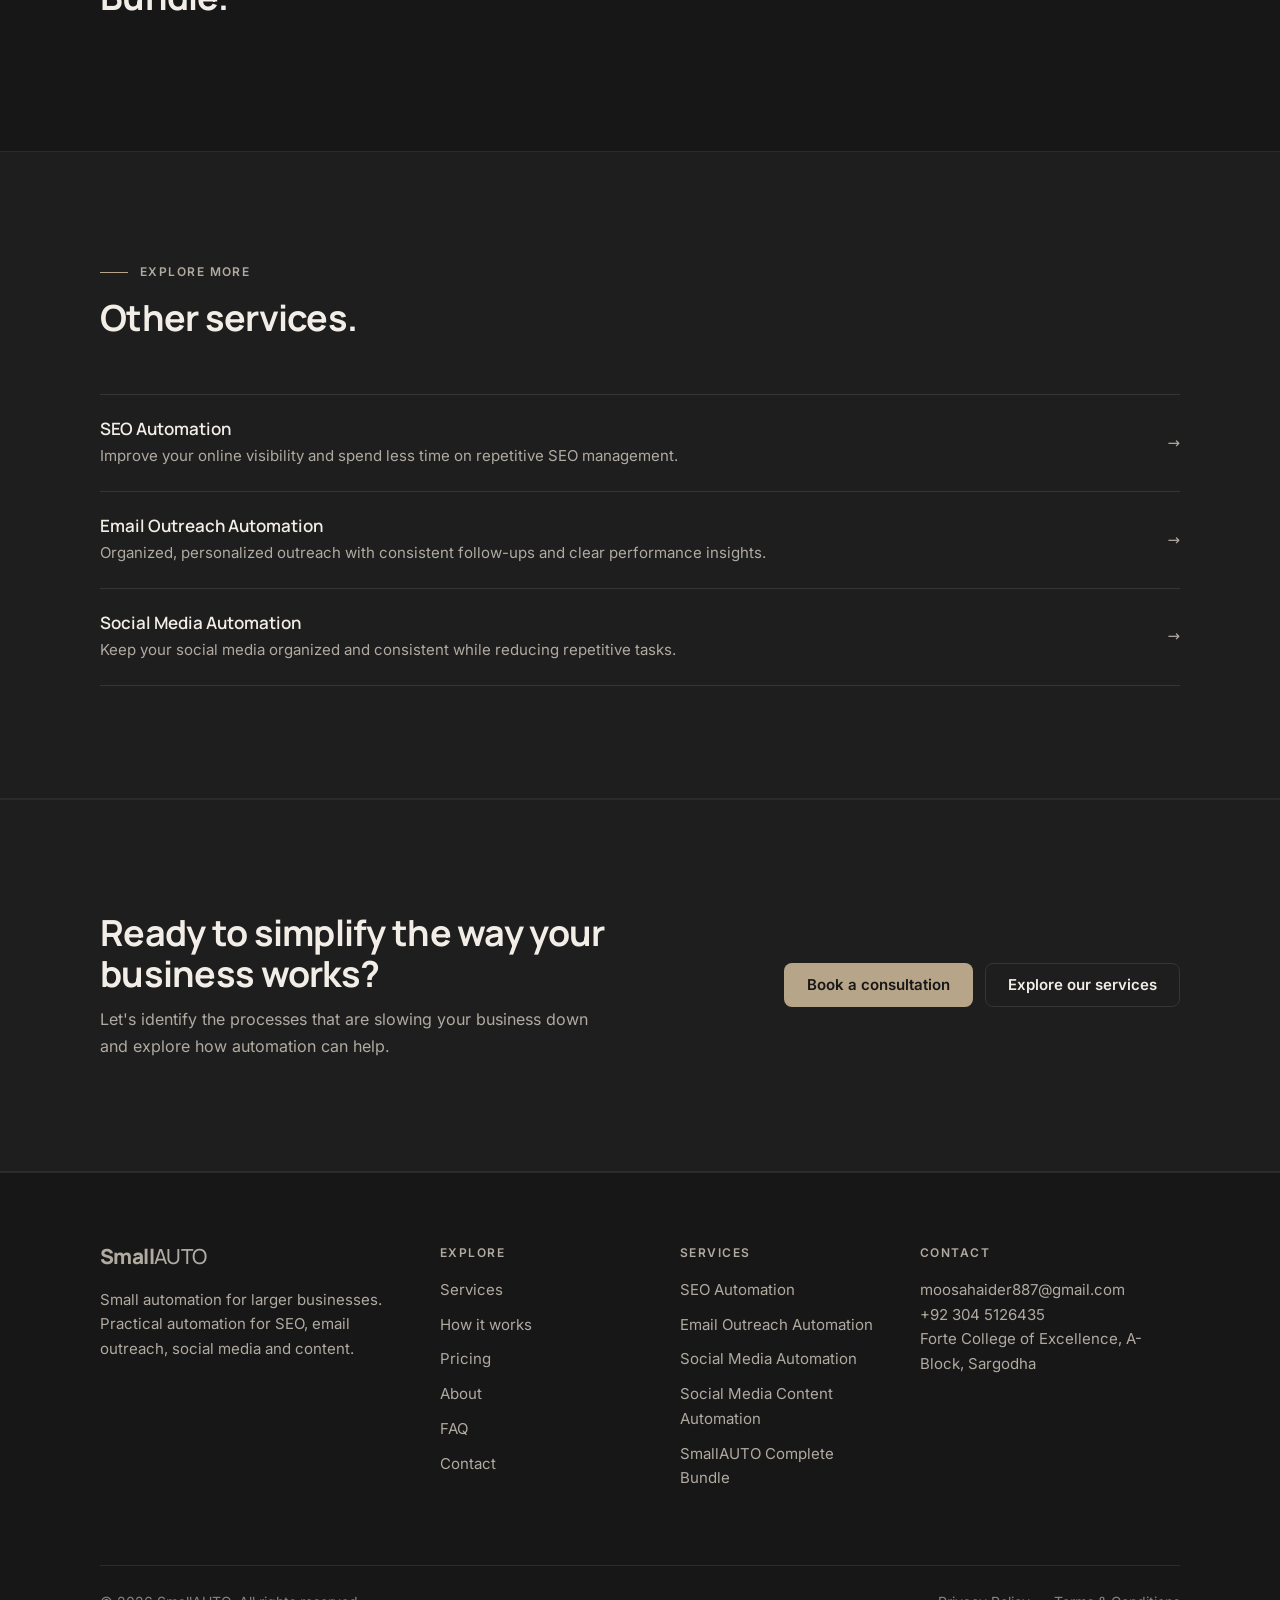
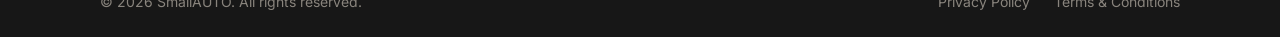
<file: services/complete-bundle/index.html>
<!DOCTYPE html>
<html lang="en"><head>
<meta charset="utf-8">
<meta name="viewport" content="width=device-width, initial-scale=1">
<title>SmallAUTO Complete Bundle | SmallAUTO</title>
<meta name="description" content="Bring multiple areas of your business together with one comprehensive automation solution. From $349/month plus $499 setup.">
<meta name="theme-color" content="#171717"><meta name="color-scheme" content="dark">

<meta property="og:type" content="website"><meta property="og:site_name" content="SmallAUTO">
<meta property="og:title" content="SmallAUTO Complete Bundle | SmallAUTO"><meta property="og:description" content="Bring multiple areas of your business together with one comprehensive automation solution. From $349/month plus $499 setup.">

<meta name="twitter:card" content="summary">
<link rel="icon" href="/favicon.svg" type="image/svg+xml">
<link rel="preload" href="/fonts/manrope-latin-wght-normal.woff2" as="font" type="font/woff2" crossorigin>
<link rel="preload" href="/fonts/inter-latin-wght-normal.woff2" as="font" type="font/woff2" crossorigin>
<link rel="stylesheet" href="/styles.css">
<script>document.documentElement.classList.add("js")</script>
<script type="application/ld+json">{"@context":"https://schema.org","@type":"Service","name":"SmallAUTO Complete Bundle","description":"Bring multiple areas of your business together with one comprehensive automation solution.","provider":{"@type":"Organization","name":"SmallAUTO"}}</script>
<script type="application/ld+json">{"@context":"https://schema.org","@type":"FAQPage","mainEntity":[{"@type":"Question","name":"Why choose the bundle?","acceptedAnswer":{"@type":"Answer","text":"It covers four areas for less than buying them separately."}},{"@type":"Question","name":"Can I start smaller?","acceptedAnswer":{"@type":"Answer","text":"Yes, add individual services anytime."}}]}</script>
</head><body>
<a class="skip" href="#main">Skip to content</a>
<header class="site-header"><div class="wrap nav">
<a class="logo" href="/" aria-label="SmallAUTO home">Small<span>AUTO</span></a>
<div class="nav-panel" id="nav-panel"><nav aria-label="Primary"><ul class="nav-links"><li><a href="/services/" aria-current="page">Services</a></li><li><a href="/#how-it-works">How it works</a></li><li><a href="/pricing/">Pricing</a></li><li><a href="/about/">About</a></li></ul></nav><a class="btn" href="/contact/">Book a consultation</a></div>
<button class="menu-btn" type="button" aria-expanded="false" aria-controls="nav-panel">Menu</button>
</div></header>
<main id="main">
<section class="page-head"><div class="wrap"><nav aria-label="Breadcrumb"><ol class="crumbs"><li><a href="/">Home</a></li><li><a href="/services/">Services</a></li><li aria-current="page">SmallAUTO Complete Bundle</li></ol></nav>
<div class="hero-grid"><div><h1 style="max-width:16ch">SmallAUTO Complete Bundle</h1><p class="lead" style="margin-bottom:12px"><strong style="color:var(--text);font-weight:600">One solution for multiple areas of your business.</strong></p><p class="lead" style="margin-bottom:32px">Bring multiple areas of your business together with one comprehensive automation solution.</p>
<div class="actions"><a class="btn" href="/contact/?service=bundle">Enquire about this service</a><a class="btn btn--ghost" href="/contact/">Book a consultation</a></div></div>
<aside class="at-a-glance" aria-label="Pricing at a glance"><dl><div><dt>Monthly</dt><dd class="big">$349 <span>/ month</span></dd></div><div><dt>One-time setup</dt><dd class="big">$499</dd></div><div><dt>Best for</dt><dd>Growing businesses improving several areas at once</dd></div></dl></aside></div></div></section>

<section class="section" aria-labelledby="out-h"><div class="wrap"><div class="sec-head"><span class="eyebrow">Key outcomes</span><h2 id="out-h">What you can expect.</h2></div>
<ol class="outcomes"><li><span class="n">01</span><p>Four services in one</p></li><li><span class="n">02</span><p>Better value</p></li><li><span class="n">03</span><p>Priority support</p></li></ol></div></section>

<section class="band section" aria-labelledby="inc-h"><div class="wrap split"><div class="sticky"><span class="eyebrow">What's included</span><h2 id="inc-h">Included in SmallAUTO Complete Bundle.</h2></div>
<ul class="chk"><li><a href="/services/seo-automation/">SEO Automation</a></li><li><a href="/services/email-outreach-automation/">Email Outreach Automation</a></li><li><a href="/services/social-media-automation/">Social Media Automation</a></li><li><a href="/services/social-media-content-automation/">Social Media Content Automation</a></li><li>Priority customer support</li></ul></div></section>

<section class="section" aria-labelledby="spec-h"><div class="wrap"><div class="sec-head"><span class="eyebrow">Details</span><h2 id="spec-h">Specifications.</h2></div>
<div class="tbl-wrap"><table class="spec"><tbody><tr><th scope="row">Best for</th><td>Growing businesses improving several areas at once</td></tr><tr><th scope="row">Deliverables</th><td>SEO Automation · Email Outreach Automation · Social Media Automation · Social Media Content Automation · Priority customer support</td></tr><tr><th scope="row">Onboarding</th><td>Guided kickoff with the SmallAUTO team</td></tr><tr><th scope="row">Reporting</th><td>Regular summaries (cadence confirmed at onboarding)</td></tr><tr><th scope="row">Support</th><td>Email support — response times to be confirmed</td></tr><tr><th scope="row">Billing</th><td>$349/month + $499 one-time setup</td></tr><tr><th scope="row">Commitment</th><td>Terms to be confirmed</td></tr></tbody></table></div>
<p class="note">No payment is taken on this website. Final pricing, scope and start date are confirmed with you before work begins.</p></div></section>

<section class="band section" aria-labelledby="how-h"><div class="wrap"><div class="sec-head"><span class="eyebrow">How it works</span><h2 id="how-h">How the work runs.</h2></div><ol class="steps"><li><span class="n">01</span><h3>Identify repetitive tasks</h3><p>We learn about your business, your goals and the work that takes up your time.</p></li><li><span class="n">02</span><h3>Design the workflow</h3><p>We plan an automation that fits the way your business already operates.</p></li><li><span class="n">03</span><h3>Implement and test</h3><p>We set everything up, connect it and check that it works before it goes live.</p></li><li><span class="n">04</span><h3>Monitor and improve</h3><p>Regular reporting shows how things are running so adjustments can be made.</p></li></ol></div></section>

<section class="section" aria-labelledby="faq-h"><div class="wrap split"><div class="sticky"><span class="eyebrow">FAQ</span><h2 id="faq-h">Questions about SmallAUTO Complete Bundle.</h2></div><div class="faq"><details><summary>Why choose the bundle?</summary><p>It covers four areas for less than buying them separately.</p></details><details><summary>Can I start smaller?</summary><p>Yes, add individual services anytime.</p></details></div></div></section>

<section class="band section" aria-labelledby="more-h"><div class="wrap"><div class="sec-head"><span class="eyebrow">Explore more</span><h2 id="more-h">Other services.</h2></div>
<ul class="rel"><li><a href="/services/seo-automation/"><strong>SEO Automation</strong><span>Improve your online visibility and spend less time on repetitive SEO management.</span><span class="go" aria-hidden="true">→</span></a></li><li><a href="/services/email-outreach-automation/"><strong>Email Outreach Automation</strong><span>Organized, personalized outreach with consistent follow-ups and clear performance insights.</span><span class="go" aria-hidden="true">→</span></a></li><li><a href="/services/social-media-automation/"><strong>Social Media Automation</strong><span>Keep your social media organized and consistent while reducing repetitive tasks.</span><span class="go" aria-hidden="true">→</span></a></li></ul></div></section>
<section class="band section" aria-labelledby="cta-h"><div class="wrap cta">
<div><h2 id="cta-h">Ready to simplify the way your business works?</h2><p>Let's identify the processes that are slowing your business down and explore how automation can help.</p></div>
<div class="actions"><a class="btn" href="/contact/">Book a consultation</a><a class="btn btn--ghost" href="/services/">Explore our services</a></div>
</div></section>
</main>
<footer class="site-footer"><div class="wrap"><div class="foot-grid">
<div><a class="logo" href="/">Small<span>AUTO</span></a><p style="margin-top:16px">Small automation for larger businesses. Practical automation for SEO, email outreach, social media and content.</p></div>
<div><h2>Explore</h2><ul><li><a href="/services/">Services</a></li><li><a href="/#how-it-works">How it works</a></li><li><a href="/pricing/">Pricing</a></li><li><a href="/about/">About</a></li><li><a href="/faq/">FAQ</a></li><li><a href="/contact/">Contact</a></li></ul></div>
<div><h2>Services</h2><ul><li><a href="/services/seo-automation/">SEO Automation</a></li><li><a href="/services/email-outreach-automation/">Email Outreach Automation</a></li><li><a href="/services/social-media-automation/">Social Media Automation</a></li><li><a href="/services/social-media-content-automation/">Social Media Content Automation</a></li><li><a href="/services/complete-bundle/">SmallAUTO Complete Bundle</a></li></ul></div>
<div><h2>Contact</h2><address><a href="mailto:moosahaider887@gmail.com">moosahaider887@gmail.com</a><br><a href="tel:+923045126435">+92 304 5126435</a><br>Forte College of Excellence, A-Block, Sargodha</address></div>
</div><div class="foot-bar"><span>© 2026 SmallAUTO. All rights reserved.</span><ul><li><a href="/privacy-policy/">Privacy Policy</a></li><li><a href="/terms-and-conditions/">Terms &amp; Conditions</a></li></ul></div></div></footer>
<script src="/main.js" defer></script>
</body></html>
</file>
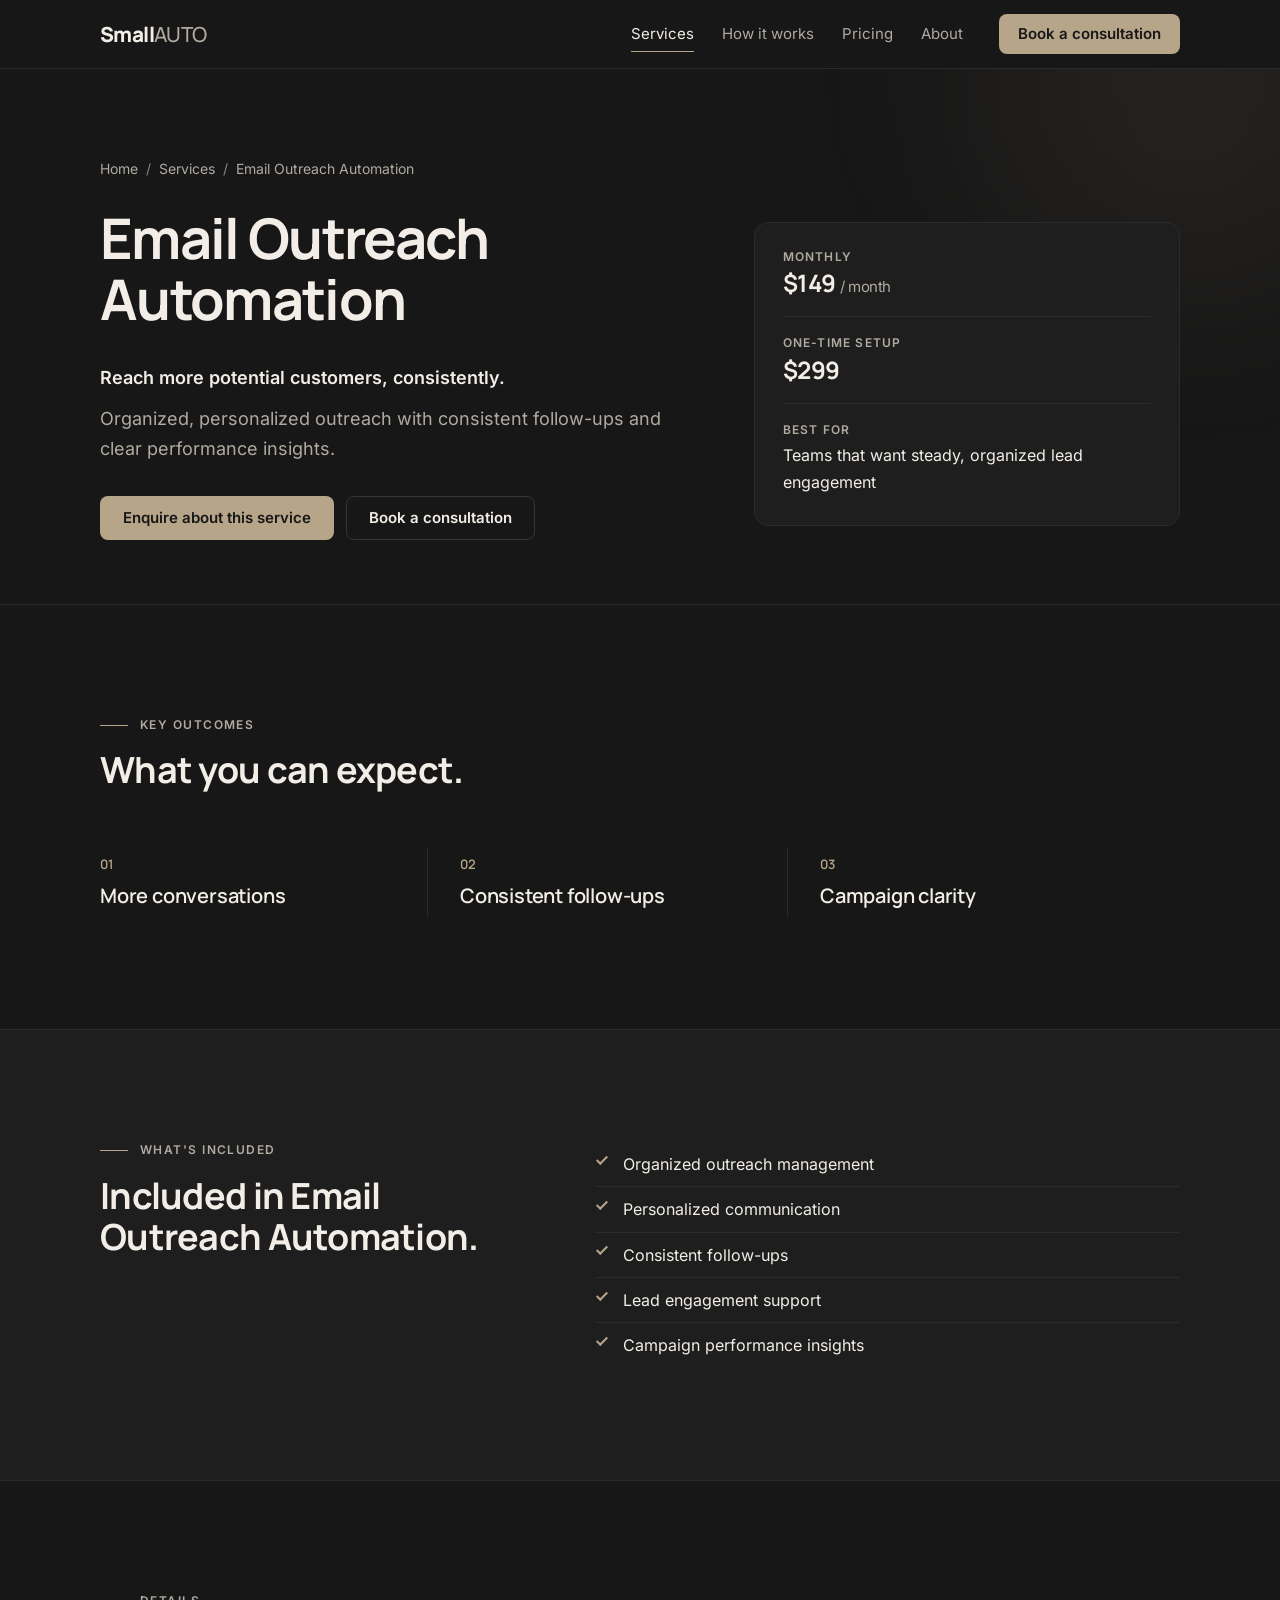
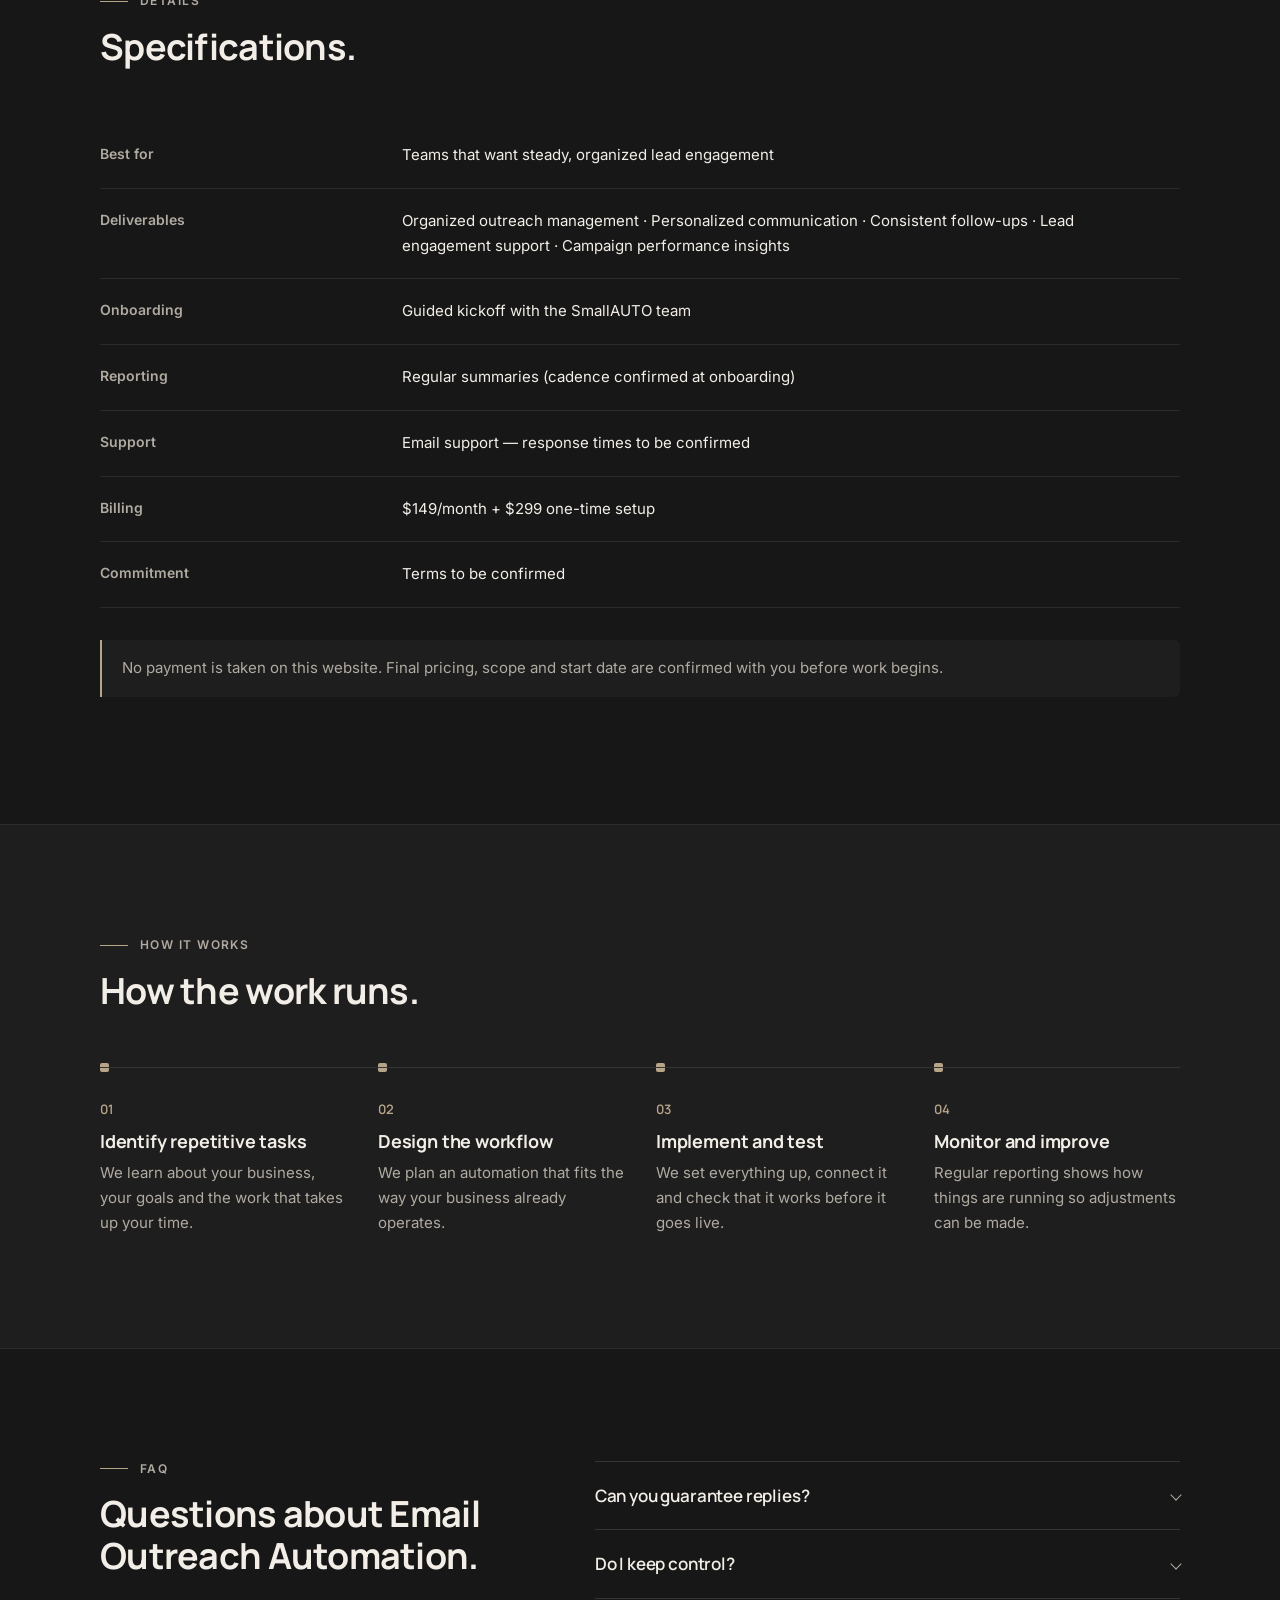
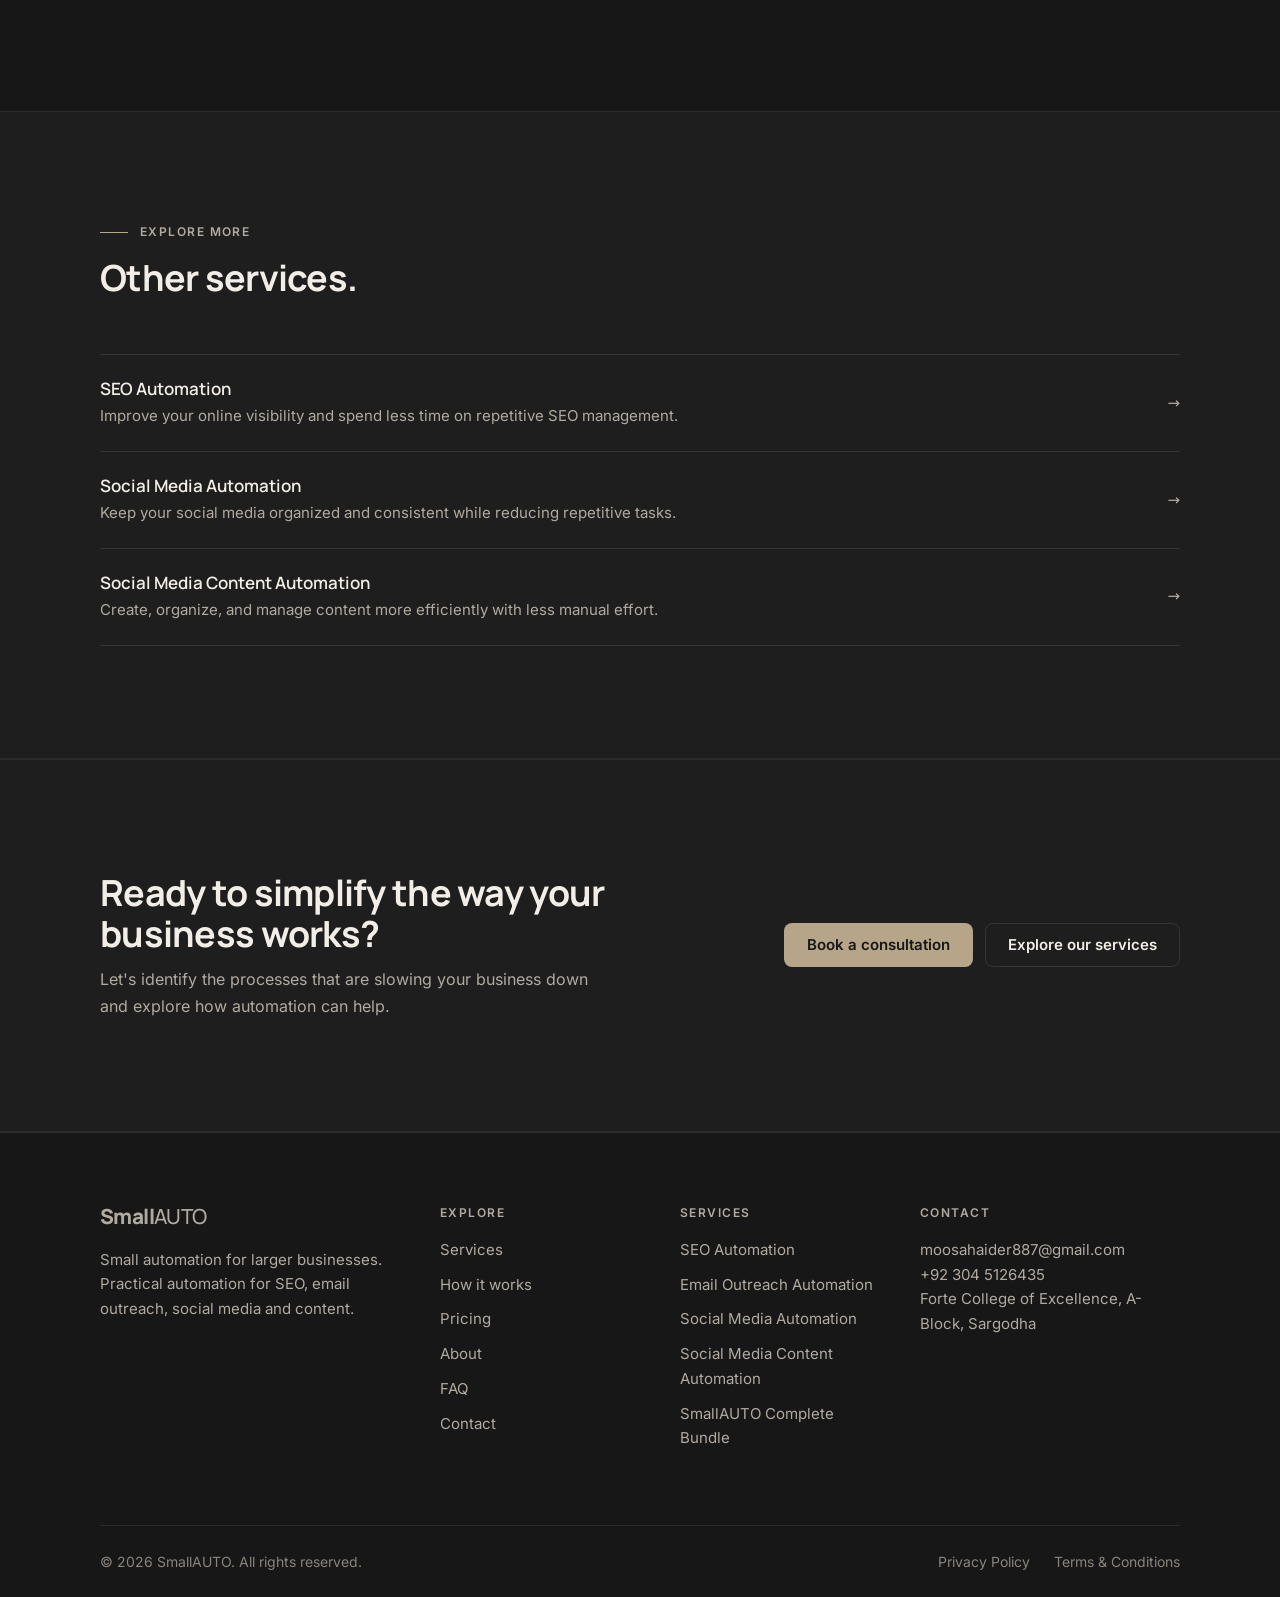
<file: services/email-outreach-automation/index.html>
<!DOCTYPE html>
<html lang="en"><head>
<meta charset="utf-8">
<meta name="viewport" content="width=device-width, initial-scale=1">
<title>Email Outreach Automation | SmallAUTO</title>
<meta name="description" content="Organized, personalized outreach with consistent follow-ups and clear performance insights. From $149/month plus $299 setup.">
<meta name="theme-color" content="#171717"><meta name="color-scheme" content="dark">

<meta property="og:type" content="website"><meta property="og:site_name" content="SmallAUTO">
<meta property="og:title" content="Email Outreach Automation | SmallAUTO"><meta property="og:description" content="Organized, personalized outreach with consistent follow-ups and clear performance insights. From $149/month plus $299 setup.">

<meta name="twitter:card" content="summary">
<link rel="icon" href="/favicon.svg" type="image/svg+xml">
<link rel="preload" href="/fonts/manrope-latin-wght-normal.woff2" as="font" type="font/woff2" crossorigin>
<link rel="preload" href="/fonts/inter-latin-wght-normal.woff2" as="font" type="font/woff2" crossorigin>
<link rel="stylesheet" href="/styles.css">
<script>document.documentElement.classList.add("js")</script>
<script type="application/ld+json">{"@context":"https://schema.org","@type":"Service","name":"Email Outreach Automation","description":"Organized, personalized outreach with consistent follow-ups and clear performance insights.","provider":{"@type":"Organization","name":"SmallAUTO"}}</script>
<script type="application/ld+json">{"@context":"https://schema.org","@type":"FAQPage","mainEntity":[{"@type":"Question","name":"Can you guarantee replies?","acceptedAnswer":{"@type":"Answer","text":"No one can. We focus on consistency and quality of outreach."}},{"@type":"Question","name":"Do I keep control?","acceptedAnswer":{"@type":"Answer","text":"Yes, you approve the approach and messaging."}}]}</script>
</head><body>
<a class="skip" href="#main">Skip to content</a>
<header class="site-header"><div class="wrap nav">
<a class="logo" href="/" aria-label="SmallAUTO home">Small<span>AUTO</span></a>
<div class="nav-panel" id="nav-panel"><nav aria-label="Primary"><ul class="nav-links"><li><a href="/services/" aria-current="page">Services</a></li><li><a href="/#how-it-works">How it works</a></li><li><a href="/pricing/">Pricing</a></li><li><a href="/about/">About</a></li></ul></nav><a class="btn" href="/contact/">Book a consultation</a></div>
<button class="menu-btn" type="button" aria-expanded="false" aria-controls="nav-panel">Menu</button>
</div></header>
<main id="main">
<section class="page-head"><div class="wrap"><nav aria-label="Breadcrumb"><ol class="crumbs"><li><a href="/">Home</a></li><li><a href="/services/">Services</a></li><li aria-current="page">Email Outreach Automation</li></ol></nav>
<div class="hero-grid"><div><h1 style="max-width:16ch">Email Outreach Automation</h1><p class="lead" style="margin-bottom:12px"><strong style="color:var(--text);font-weight:600">Reach more potential customers, consistently.</strong></p><p class="lead" style="margin-bottom:32px">Organized, personalized outreach with consistent follow-ups and clear performance insights.</p>
<div class="actions"><a class="btn" href="/contact/?service=email">Enquire about this service</a><a class="btn btn--ghost" href="/contact/">Book a consultation</a></div></div>
<aside class="at-a-glance" aria-label="Pricing at a glance"><dl><div><dt>Monthly</dt><dd class="big">$149 <span>/ month</span></dd></div><div><dt>One-time setup</dt><dd class="big">$299</dd></div><div><dt>Best for</dt><dd>Teams that want steady, organized lead engagement</dd></div></dl></aside></div></div></section>

<section class="section" aria-labelledby="out-h"><div class="wrap"><div class="sec-head"><span class="eyebrow">Key outcomes</span><h2 id="out-h">What you can expect.</h2></div>
<ol class="outcomes"><li><span class="n">01</span><p>More conversations</p></li><li><span class="n">02</span><p>Consistent follow-ups</p></li><li><span class="n">03</span><p>Campaign clarity</p></li></ol></div></section>

<section class="band section" aria-labelledby="inc-h"><div class="wrap split"><div class="sticky"><span class="eyebrow">What's included</span><h2 id="inc-h">Included in Email Outreach Automation.</h2></div>
<ul class="chk"><li>Organized outreach management</li><li>Personalized communication</li><li>Consistent follow-ups</li><li>Lead engagement support</li><li>Campaign performance insights</li></ul></div></section>

<section class="section" aria-labelledby="spec-h"><div class="wrap"><div class="sec-head"><span class="eyebrow">Details</span><h2 id="spec-h">Specifications.</h2></div>
<div class="tbl-wrap"><table class="spec"><tbody><tr><th scope="row">Best for</th><td>Teams that want steady, organized lead engagement</td></tr><tr><th scope="row">Deliverables</th><td>Organized outreach management · Personalized communication · Consistent follow-ups · Lead engagement support · Campaign performance insights</td></tr><tr><th scope="row">Onboarding</th><td>Guided kickoff with the SmallAUTO team</td></tr><tr><th scope="row">Reporting</th><td>Regular summaries (cadence confirmed at onboarding)</td></tr><tr><th scope="row">Support</th><td>Email support — response times to be confirmed</td></tr><tr><th scope="row">Billing</th><td>$149/month + $299 one-time setup</td></tr><tr><th scope="row">Commitment</th><td>Terms to be confirmed</td></tr></tbody></table></div>
<p class="note">No payment is taken on this website. Final pricing, scope and start date are confirmed with you before work begins.</p></div></section>

<section class="band section" aria-labelledby="how-h"><div class="wrap"><div class="sec-head"><span class="eyebrow">How it works</span><h2 id="how-h">How the work runs.</h2></div><ol class="steps"><li><span class="n">01</span><h3>Identify repetitive tasks</h3><p>We learn about your business, your goals and the work that takes up your time.</p></li><li><span class="n">02</span><h3>Design the workflow</h3><p>We plan an automation that fits the way your business already operates.</p></li><li><span class="n">03</span><h3>Implement and test</h3><p>We set everything up, connect it and check that it works before it goes live.</p></li><li><span class="n">04</span><h3>Monitor and improve</h3><p>Regular reporting shows how things are running so adjustments can be made.</p></li></ol></div></section>

<section class="section" aria-labelledby="faq-h"><div class="wrap split"><div class="sticky"><span class="eyebrow">FAQ</span><h2 id="faq-h">Questions about Email Outreach Automation.</h2></div><div class="faq"><details><summary>Can you guarantee replies?</summary><p>No one can. We focus on consistency and quality of outreach.</p></details><details><summary>Do I keep control?</summary><p>Yes, you approve the approach and messaging.</p></details></div></div></section>

<section class="band section" aria-labelledby="more-h"><div class="wrap"><div class="sec-head"><span class="eyebrow">Explore more</span><h2 id="more-h">Other services.</h2></div>
<ul class="rel"><li><a href="/services/seo-automation/"><strong>SEO Automation</strong><span>Improve your online visibility and spend less time on repetitive SEO management.</span><span class="go" aria-hidden="true">→</span></a></li><li><a href="/services/social-media-automation/"><strong>Social Media Automation</strong><span>Keep your social media organized and consistent while reducing repetitive tasks.</span><span class="go" aria-hidden="true">→</span></a></li><li><a href="/services/social-media-content-automation/"><strong>Social Media Content Automation</strong><span>Create, organize, and manage content more efficiently with less manual effort.</span><span class="go" aria-hidden="true">→</span></a></li></ul></div></section>
<section class="band section" aria-labelledby="cta-h"><div class="wrap cta">
<div><h2 id="cta-h">Ready to simplify the way your business works?</h2><p>Let's identify the processes that are slowing your business down and explore how automation can help.</p></div>
<div class="actions"><a class="btn" href="/contact/">Book a consultation</a><a class="btn btn--ghost" href="/services/">Explore our services</a></div>
</div></section>
</main>
<footer class="site-footer"><div class="wrap"><div class="foot-grid">
<div><a class="logo" href="/">Small<span>AUTO</span></a><p style="margin-top:16px">Small automation for larger businesses. Practical automation for SEO, email outreach, social media and content.</p></div>
<div><h2>Explore</h2><ul><li><a href="/services/">Services</a></li><li><a href="/#how-it-works">How it works</a></li><li><a href="/pricing/">Pricing</a></li><li><a href="/about/">About</a></li><li><a href="/faq/">FAQ</a></li><li><a href="/contact/">Contact</a></li></ul></div>
<div><h2>Services</h2><ul><li><a href="/services/seo-automation/">SEO Automation</a></li><li><a href="/services/email-outreach-automation/">Email Outreach Automation</a></li><li><a href="/services/social-media-automation/">Social Media Automation</a></li><li><a href="/services/social-media-content-automation/">Social Media Content Automation</a></li><li><a href="/services/complete-bundle/">SmallAUTO Complete Bundle</a></li></ul></div>
<div><h2>Contact</h2><address><a href="mailto:moosahaider887@gmail.com">moosahaider887@gmail.com</a><br><a href="tel:+923045126435">+92 304 5126435</a><br>Forte College of Excellence, A-Block, Sargodha</address></div>
</div><div class="foot-bar"><span>© 2026 SmallAUTO. All rights reserved.</span><ul><li><a href="/privacy-policy/">Privacy Policy</a></li><li><a href="/terms-and-conditions/">Terms &amp; Conditions</a></li></ul></div></div></footer>
<script src="/main.js" defer></script>
</body></html>
</file>
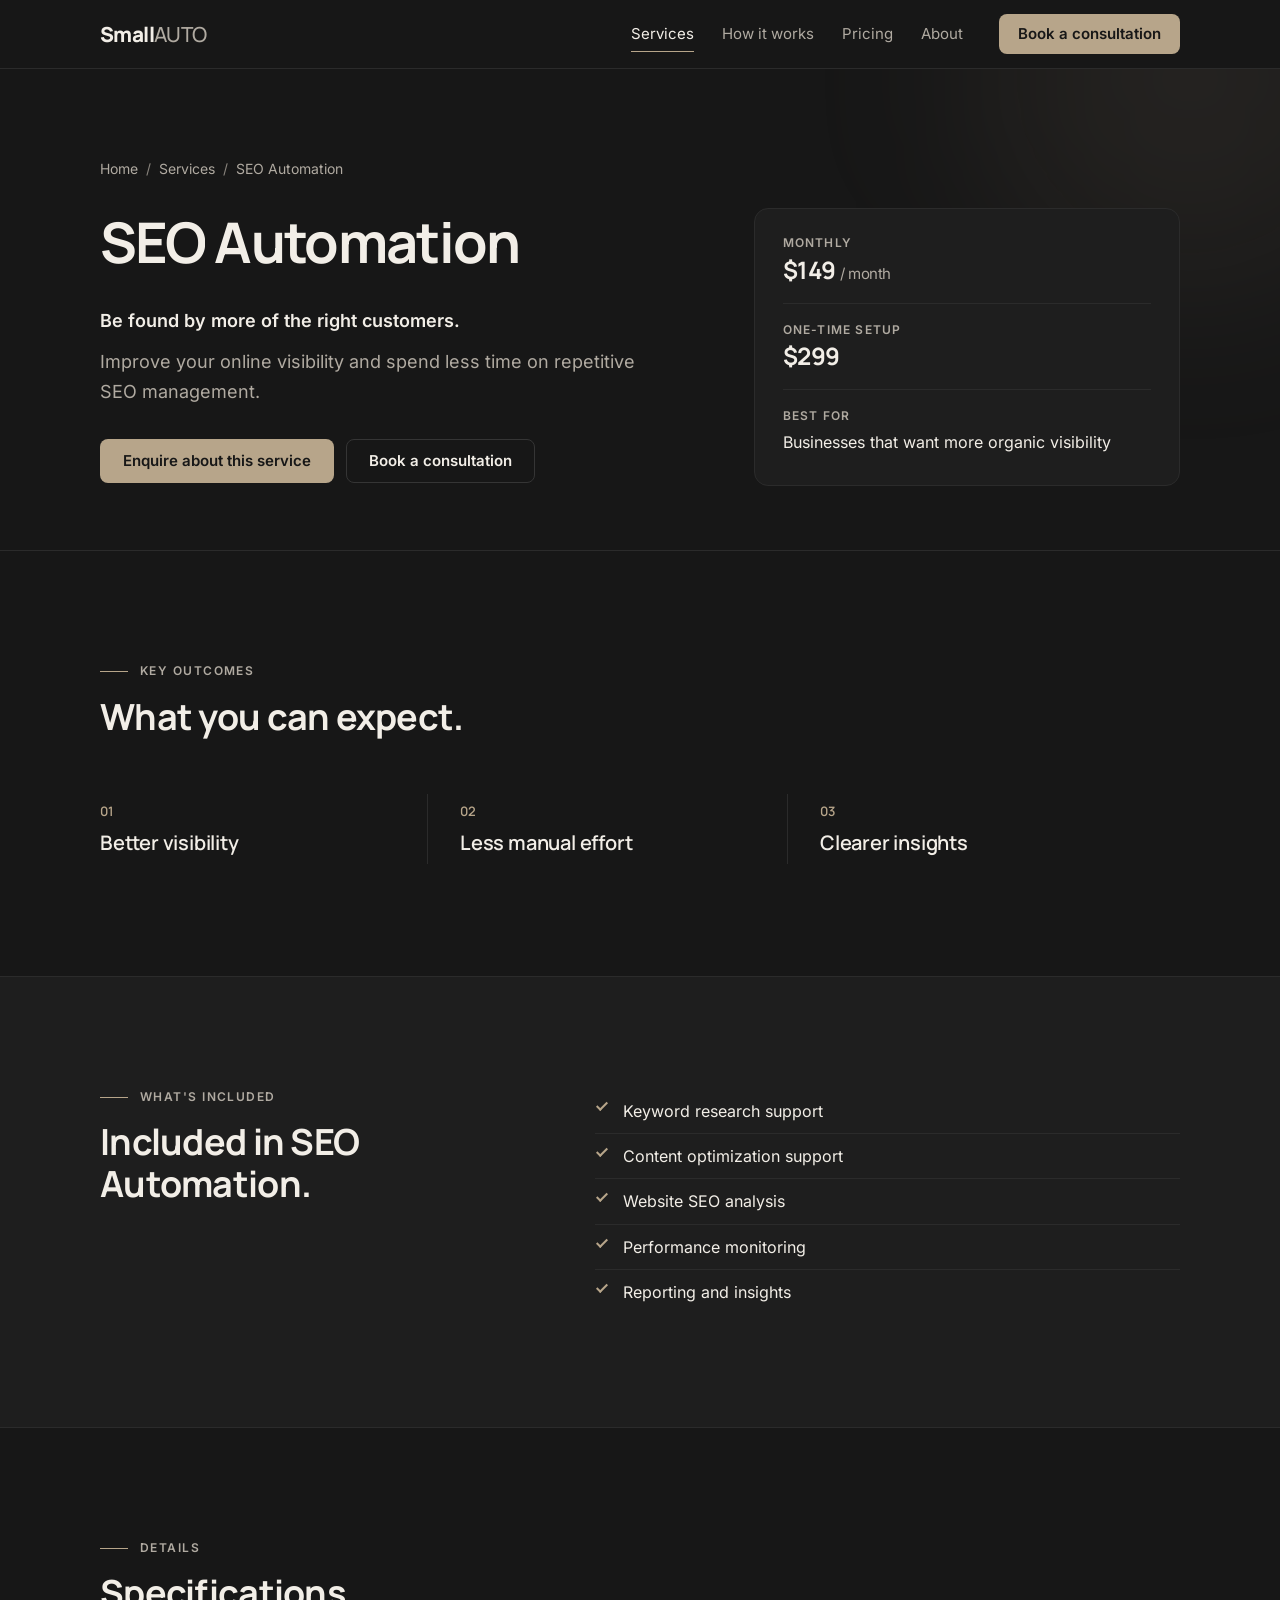
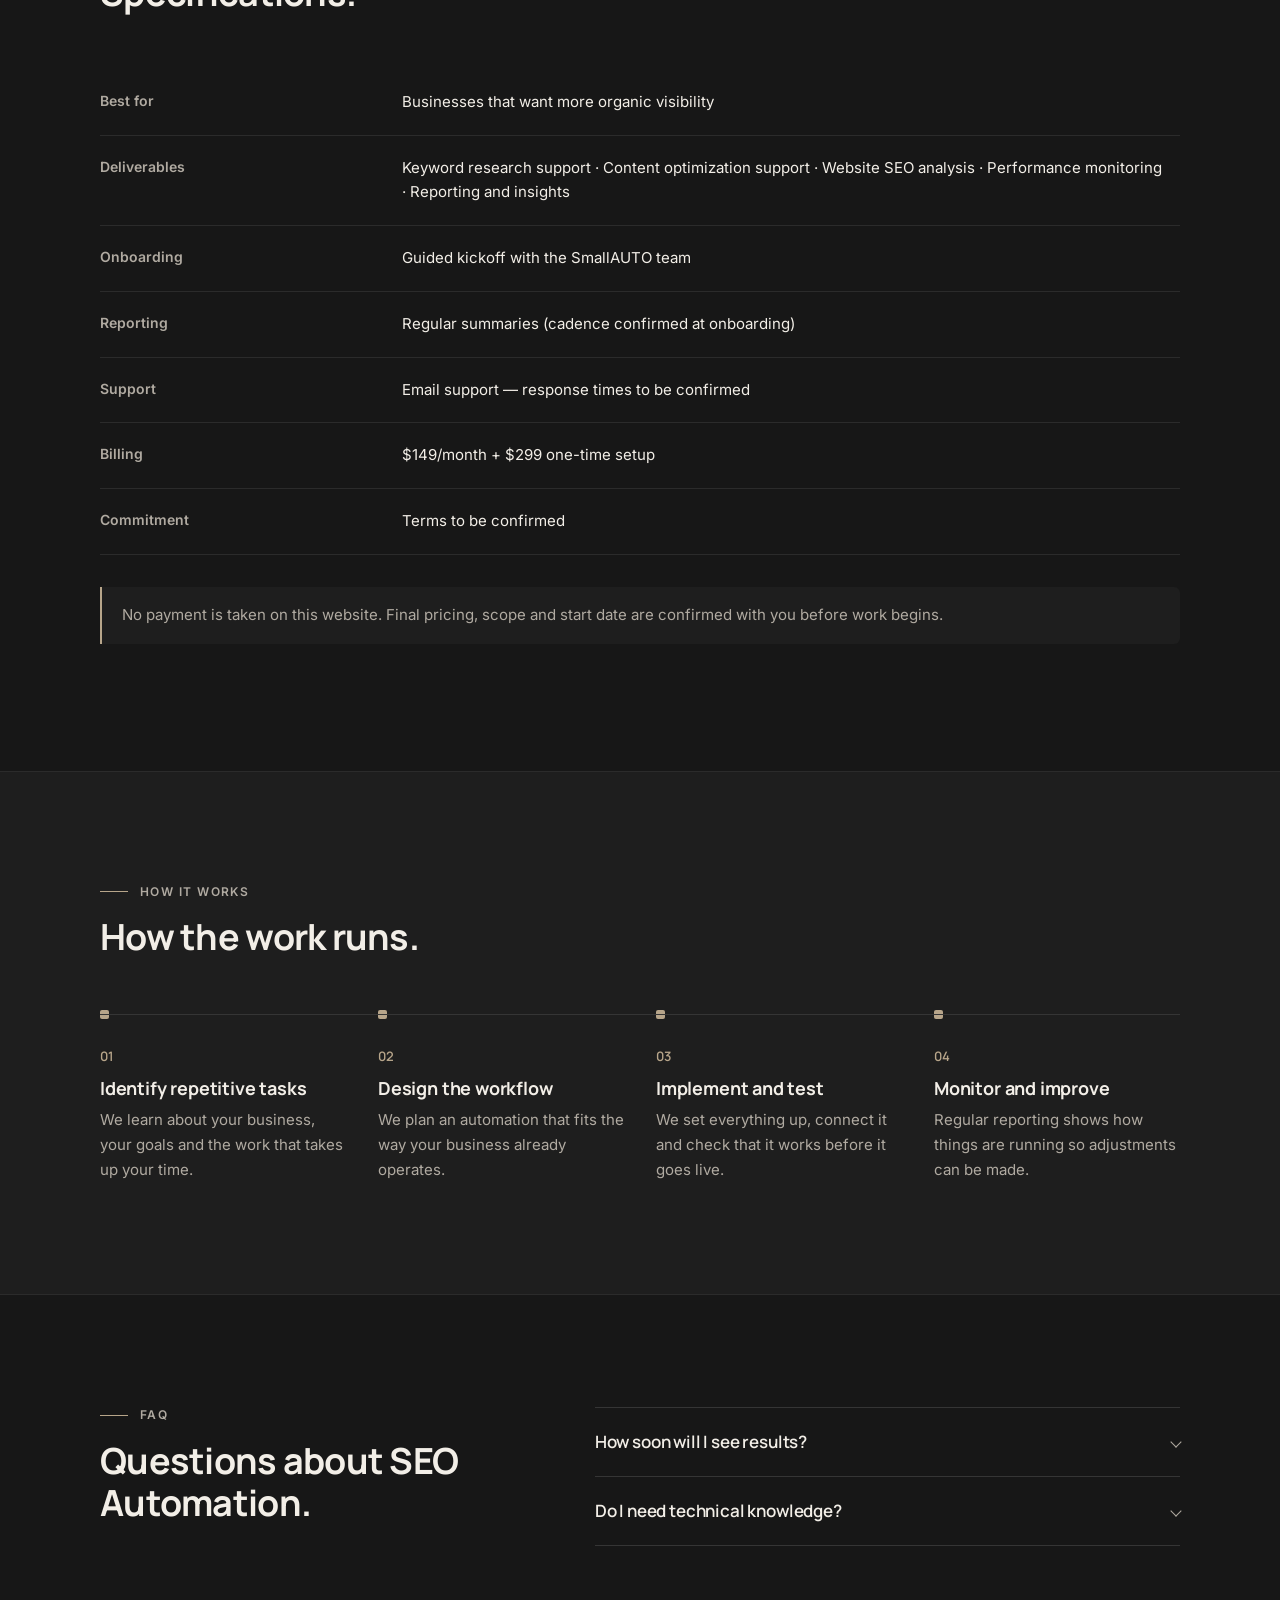
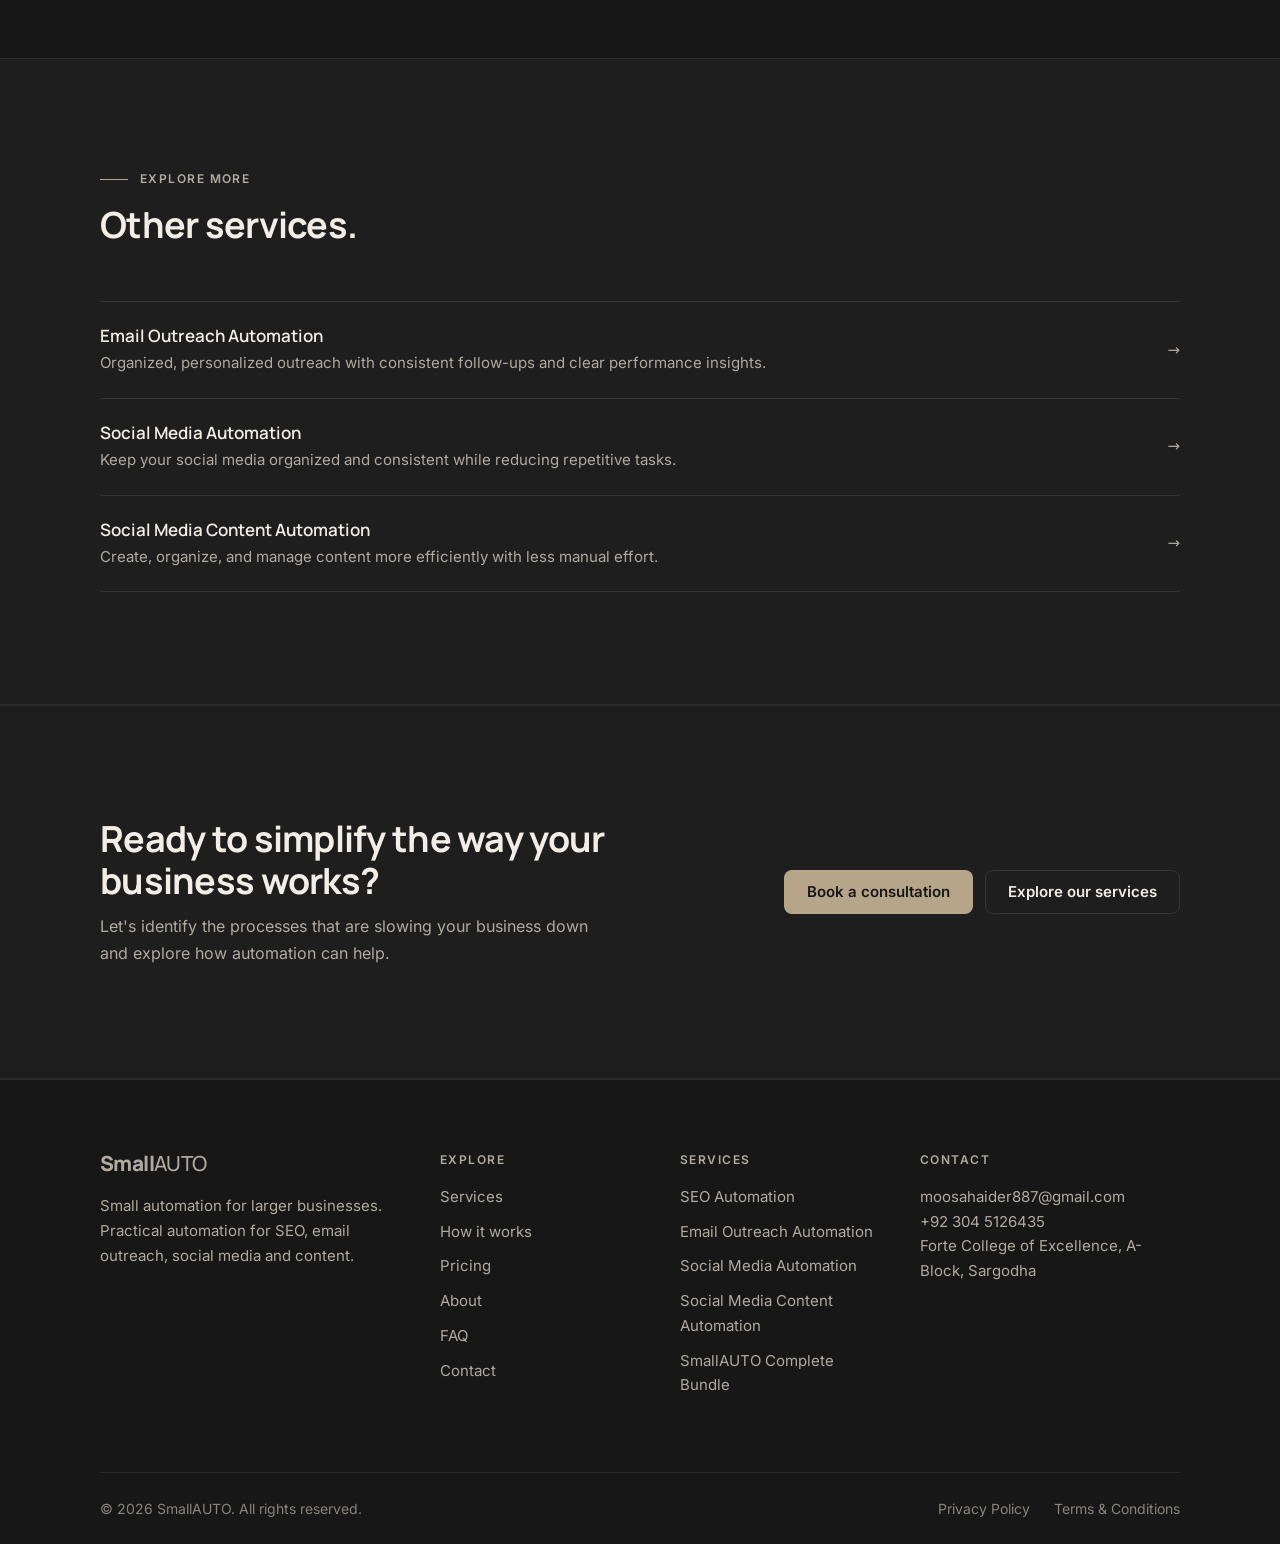
<file: services/seo-automation/index.html>
<!DOCTYPE html>
<html lang="en"><head>
<meta charset="utf-8">
<meta name="viewport" content="width=device-width, initial-scale=1">
<title>SEO Automation | SmallAUTO</title>
<meta name="description" content="Improve your online visibility and spend less time on repetitive SEO management. From $149/month plus $299 setup.">
<meta name="theme-color" content="#171717"><meta name="color-scheme" content="dark">

<meta property="og:type" content="website"><meta property="og:site_name" content="SmallAUTO">
<meta property="og:title" content="SEO Automation | SmallAUTO"><meta property="og:description" content="Improve your online visibility and spend less time on repetitive SEO management. From $149/month plus $299 setup.">

<meta name="twitter:card" content="summary">
<link rel="icon" href="/favicon.svg" type="image/svg+xml">
<link rel="preload" href="/fonts/manrope-latin-wght-normal.woff2" as="font" type="font/woff2" crossorigin>
<link rel="preload" href="/fonts/inter-latin-wght-normal.woff2" as="font" type="font/woff2" crossorigin>
<link rel="stylesheet" href="/styles.css">
<script>document.documentElement.classList.add("js")</script>
<script type="application/ld+json">{"@context":"https://schema.org","@type":"Service","name":"SEO Automation","description":"Improve your online visibility and spend less time on repetitive SEO management.","provider":{"@type":"Organization","name":"SmallAUTO"}}</script>
<script type="application/ld+json">{"@context":"https://schema.org","@type":"FAQPage","mainEntity":[{"@type":"Question","name":"How soon will I see results?","acceptedAnswer":{"@type":"Answer","text":"SEO is gradual; we set expectations during onboarding and report progress regularly."}},{"@type":"Question","name":"Do I need technical knowledge?","acceptedAnswer":{"@type":"Answer","text":"No. You receive clear reports and recommendations."}}]}</script>
</head><body>
<a class="skip" href="#main">Skip to content</a>
<header class="site-header"><div class="wrap nav">
<a class="logo" href="/" aria-label="SmallAUTO home">Small<span>AUTO</span></a>
<div class="nav-panel" id="nav-panel"><nav aria-label="Primary"><ul class="nav-links"><li><a href="/services/" aria-current="page">Services</a></li><li><a href="/#how-it-works">How it works</a></li><li><a href="/pricing/">Pricing</a></li><li><a href="/about/">About</a></li></ul></nav><a class="btn" href="/contact/">Book a consultation</a></div>
<button class="menu-btn" type="button" aria-expanded="false" aria-controls="nav-panel">Menu</button>
</div></header>
<main id="main">
<section class="page-head"><div class="wrap"><nav aria-label="Breadcrumb"><ol class="crumbs"><li><a href="/">Home</a></li><li><a href="/services/">Services</a></li><li aria-current="page">SEO Automation</li></ol></nav>
<div class="hero-grid"><div><h1 style="max-width:16ch">SEO Automation</h1><p class="lead" style="margin-bottom:12px"><strong style="color:var(--text);font-weight:600">Be found by more of the right customers.</strong></p><p class="lead" style="margin-bottom:32px">Improve your online visibility and spend less time on repetitive SEO management.</p>
<div class="actions"><a class="btn" href="/contact/?service=seo">Enquire about this service</a><a class="btn btn--ghost" href="/contact/">Book a consultation</a></div></div>
<aside class="at-a-glance" aria-label="Pricing at a glance"><dl><div><dt>Monthly</dt><dd class="big">$149 <span>/ month</span></dd></div><div><dt>One-time setup</dt><dd class="big">$299</dd></div><div><dt>Best for</dt><dd>Businesses that want more organic visibility</dd></div></dl></aside></div></div></section>

<section class="section" aria-labelledby="out-h"><div class="wrap"><div class="sec-head"><span class="eyebrow">Key outcomes</span><h2 id="out-h">What you can expect.</h2></div>
<ol class="outcomes"><li><span class="n">01</span><p>Better visibility</p></li><li><span class="n">02</span><p>Less manual effort</p></li><li><span class="n">03</span><p>Clearer insights</p></li></ol></div></section>

<section class="band section" aria-labelledby="inc-h"><div class="wrap split"><div class="sticky"><span class="eyebrow">What's included</span><h2 id="inc-h">Included in SEO Automation.</h2></div>
<ul class="chk"><li>Keyword research support</li><li>Content optimization support</li><li>Website SEO analysis</li><li>Performance monitoring</li><li>Reporting and insights</li></ul></div></section>

<section class="section" aria-labelledby="spec-h"><div class="wrap"><div class="sec-head"><span class="eyebrow">Details</span><h2 id="spec-h">Specifications.</h2></div>
<div class="tbl-wrap"><table class="spec"><tbody><tr><th scope="row">Best for</th><td>Businesses that want more organic visibility</td></tr><tr><th scope="row">Deliverables</th><td>Keyword research support · Content optimization support · Website SEO analysis · Performance monitoring · Reporting and insights</td></tr><tr><th scope="row">Onboarding</th><td>Guided kickoff with the SmallAUTO team</td></tr><tr><th scope="row">Reporting</th><td>Regular summaries (cadence confirmed at onboarding)</td></tr><tr><th scope="row">Support</th><td>Email support — response times to be confirmed</td></tr><tr><th scope="row">Billing</th><td>$149/month + $299 one-time setup</td></tr><tr><th scope="row">Commitment</th><td>Terms to be confirmed</td></tr></tbody></table></div>
<p class="note">No payment is taken on this website. Final pricing, scope and start date are confirmed with you before work begins.</p></div></section>

<section class="band section" aria-labelledby="how-h"><div class="wrap"><div class="sec-head"><span class="eyebrow">How it works</span><h2 id="how-h">How the work runs.</h2></div><ol class="steps"><li><span class="n">01</span><h3>Identify repetitive tasks</h3><p>We learn about your business, your goals and the work that takes up your time.</p></li><li><span class="n">02</span><h3>Design the workflow</h3><p>We plan an automation that fits the way your business already operates.</p></li><li><span class="n">03</span><h3>Implement and test</h3><p>We set everything up, connect it and check that it works before it goes live.</p></li><li><span class="n">04</span><h3>Monitor and improve</h3><p>Regular reporting shows how things are running so adjustments can be made.</p></li></ol></div></section>

<section class="section" aria-labelledby="faq-h"><div class="wrap split"><div class="sticky"><span class="eyebrow">FAQ</span><h2 id="faq-h">Questions about SEO Automation.</h2></div><div class="faq"><details><summary>How soon will I see results?</summary><p>SEO is gradual; we set expectations during onboarding and report progress regularly.</p></details><details><summary>Do I need technical knowledge?</summary><p>No. You receive clear reports and recommendations.</p></details></div></div></section>

<section class="band section" aria-labelledby="more-h"><div class="wrap"><div class="sec-head"><span class="eyebrow">Explore more</span><h2 id="more-h">Other services.</h2></div>
<ul class="rel"><li><a href="/services/email-outreach-automation/"><strong>Email Outreach Automation</strong><span>Organized, personalized outreach with consistent follow-ups and clear performance insights.</span><span class="go" aria-hidden="true">→</span></a></li><li><a href="/services/social-media-automation/"><strong>Social Media Automation</strong><span>Keep your social media organized and consistent while reducing repetitive tasks.</span><span class="go" aria-hidden="true">→</span></a></li><li><a href="/services/social-media-content-automation/"><strong>Social Media Content Automation</strong><span>Create, organize, and manage content more efficiently with less manual effort.</span><span class="go" aria-hidden="true">→</span></a></li></ul></div></section>
<section class="band section" aria-labelledby="cta-h"><div class="wrap cta">
<div><h2 id="cta-h">Ready to simplify the way your business works?</h2><p>Let's identify the processes that are slowing your business down and explore how automation can help.</p></div>
<div class="actions"><a class="btn" href="/contact/">Book a consultation</a><a class="btn btn--ghost" href="/services/">Explore our services</a></div>
</div></section>
</main>
<footer class="site-footer"><div class="wrap"><div class="foot-grid">
<div><a class="logo" href="/">Small<span>AUTO</span></a><p style="margin-top:16px">Small automation for larger businesses. Practical automation for SEO, email outreach, social media and content.</p></div>
<div><h2>Explore</h2><ul><li><a href="/services/">Services</a></li><li><a href="/#how-it-works">How it works</a></li><li><a href="/pricing/">Pricing</a></li><li><a href="/about/">About</a></li><li><a href="/faq/">FAQ</a></li><li><a href="/contact/">Contact</a></li></ul></div>
<div><h2>Services</h2><ul><li><a href="/services/seo-automation/">SEO Automation</a></li><li><a href="/services/email-outreach-automation/">Email Outreach Automation</a></li><li><a href="/services/social-media-automation/">Social Media Automation</a></li><li><a href="/services/social-media-content-automation/">Social Media Content Automation</a></li><li><a href="/services/complete-bundle/">SmallAUTO Complete Bundle</a></li></ul></div>
<div><h2>Contact</h2><address><a href="mailto:moosahaider887@gmail.com">moosahaider887@gmail.com</a><br><a href="tel:+923045126435">+92 304 5126435</a><br>Forte College of Excellence, A-Block, Sargodha</address></div>
</div><div class="foot-bar"><span>© 2026 SmallAUTO. All rights reserved.</span><ul><li><a href="/privacy-policy/">Privacy Policy</a></li><li><a href="/terms-and-conditions/">Terms &amp; Conditions</a></li></ul></div></div></footer>
<script src="/main.js" defer></script>
</body></html>
</file>
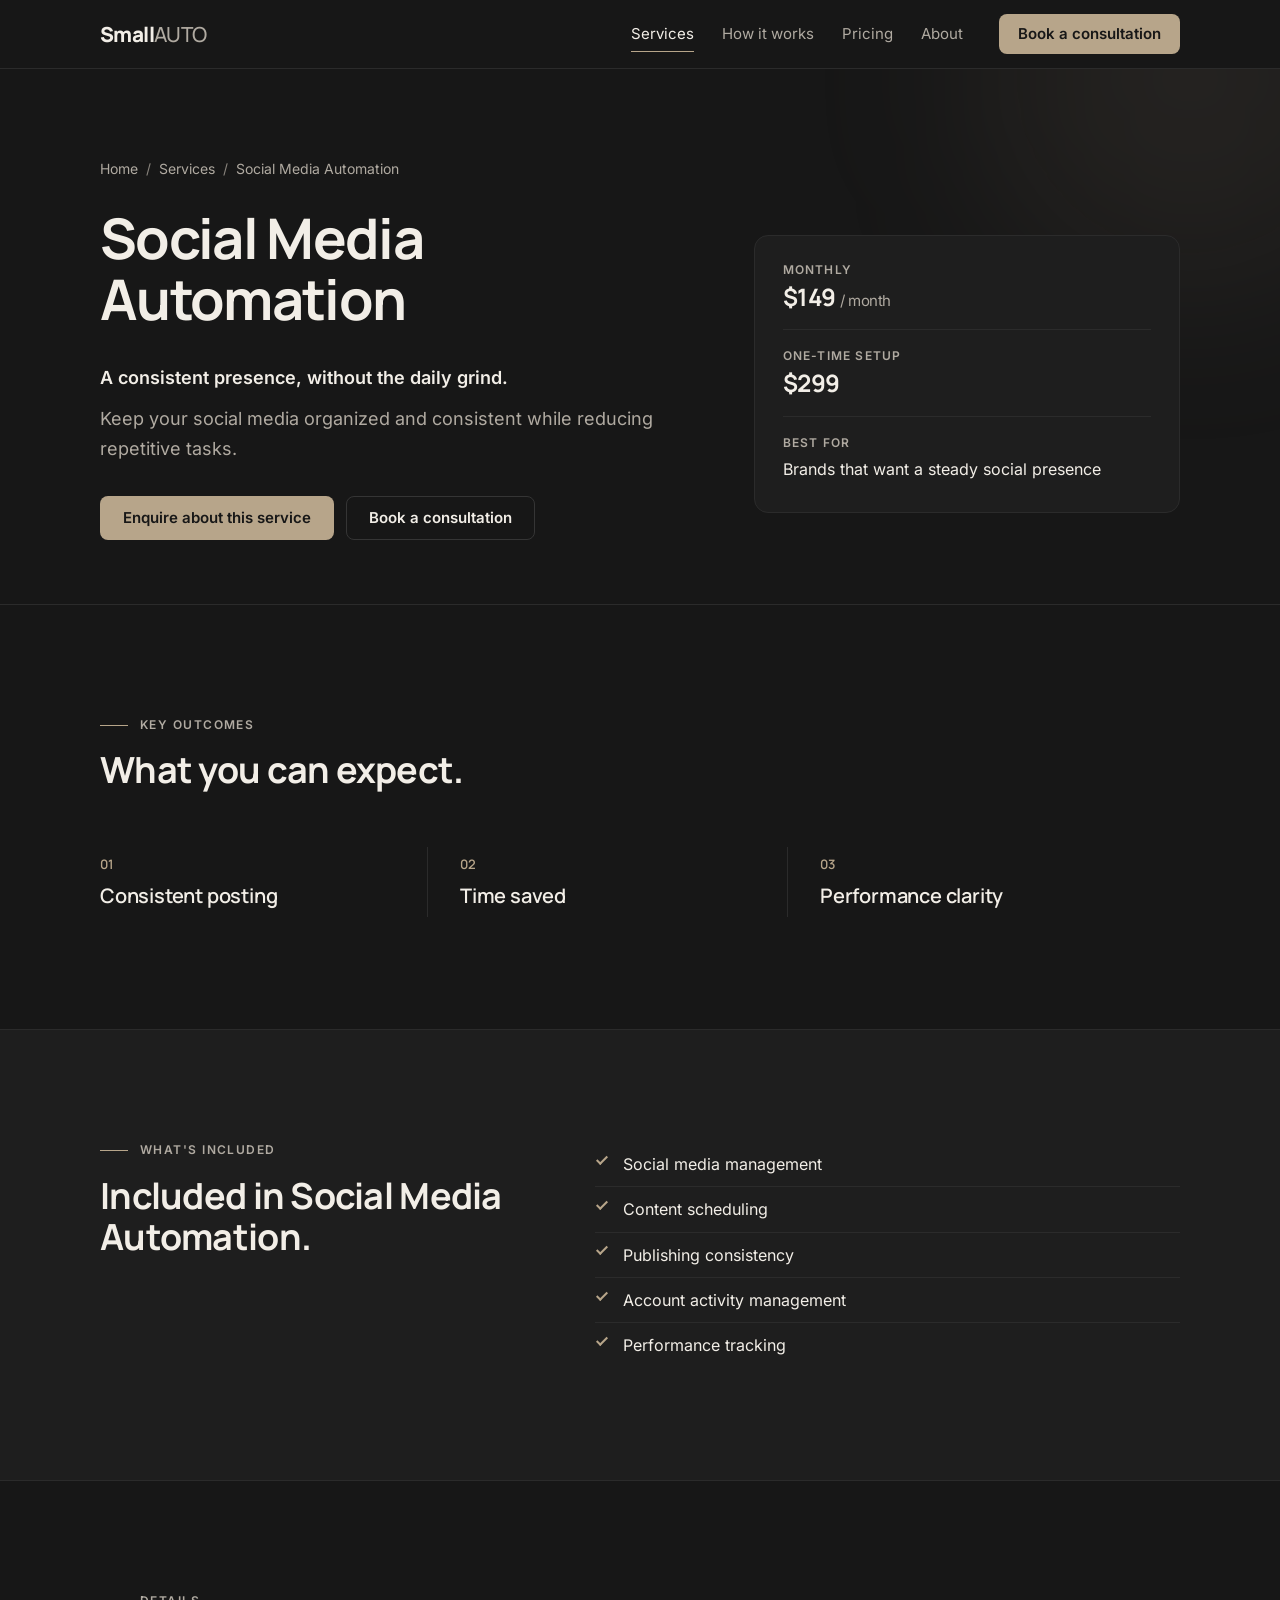
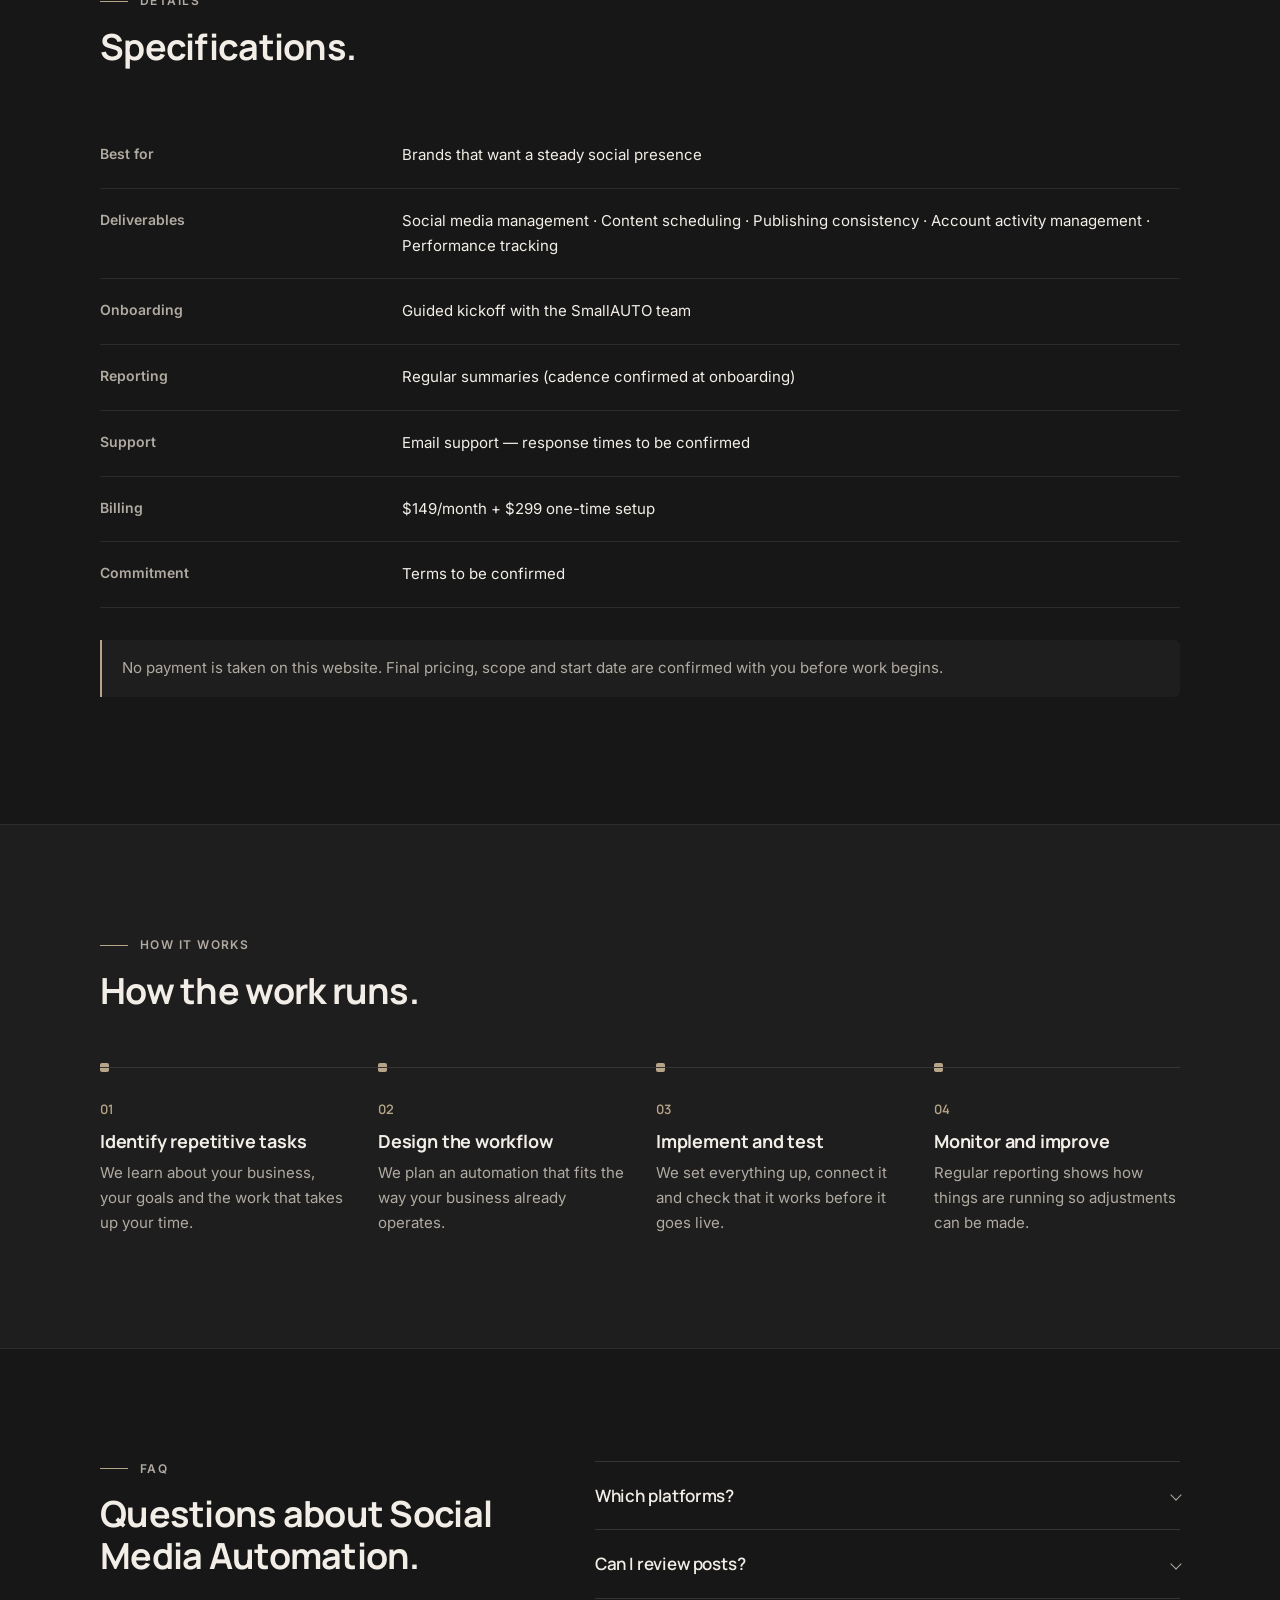
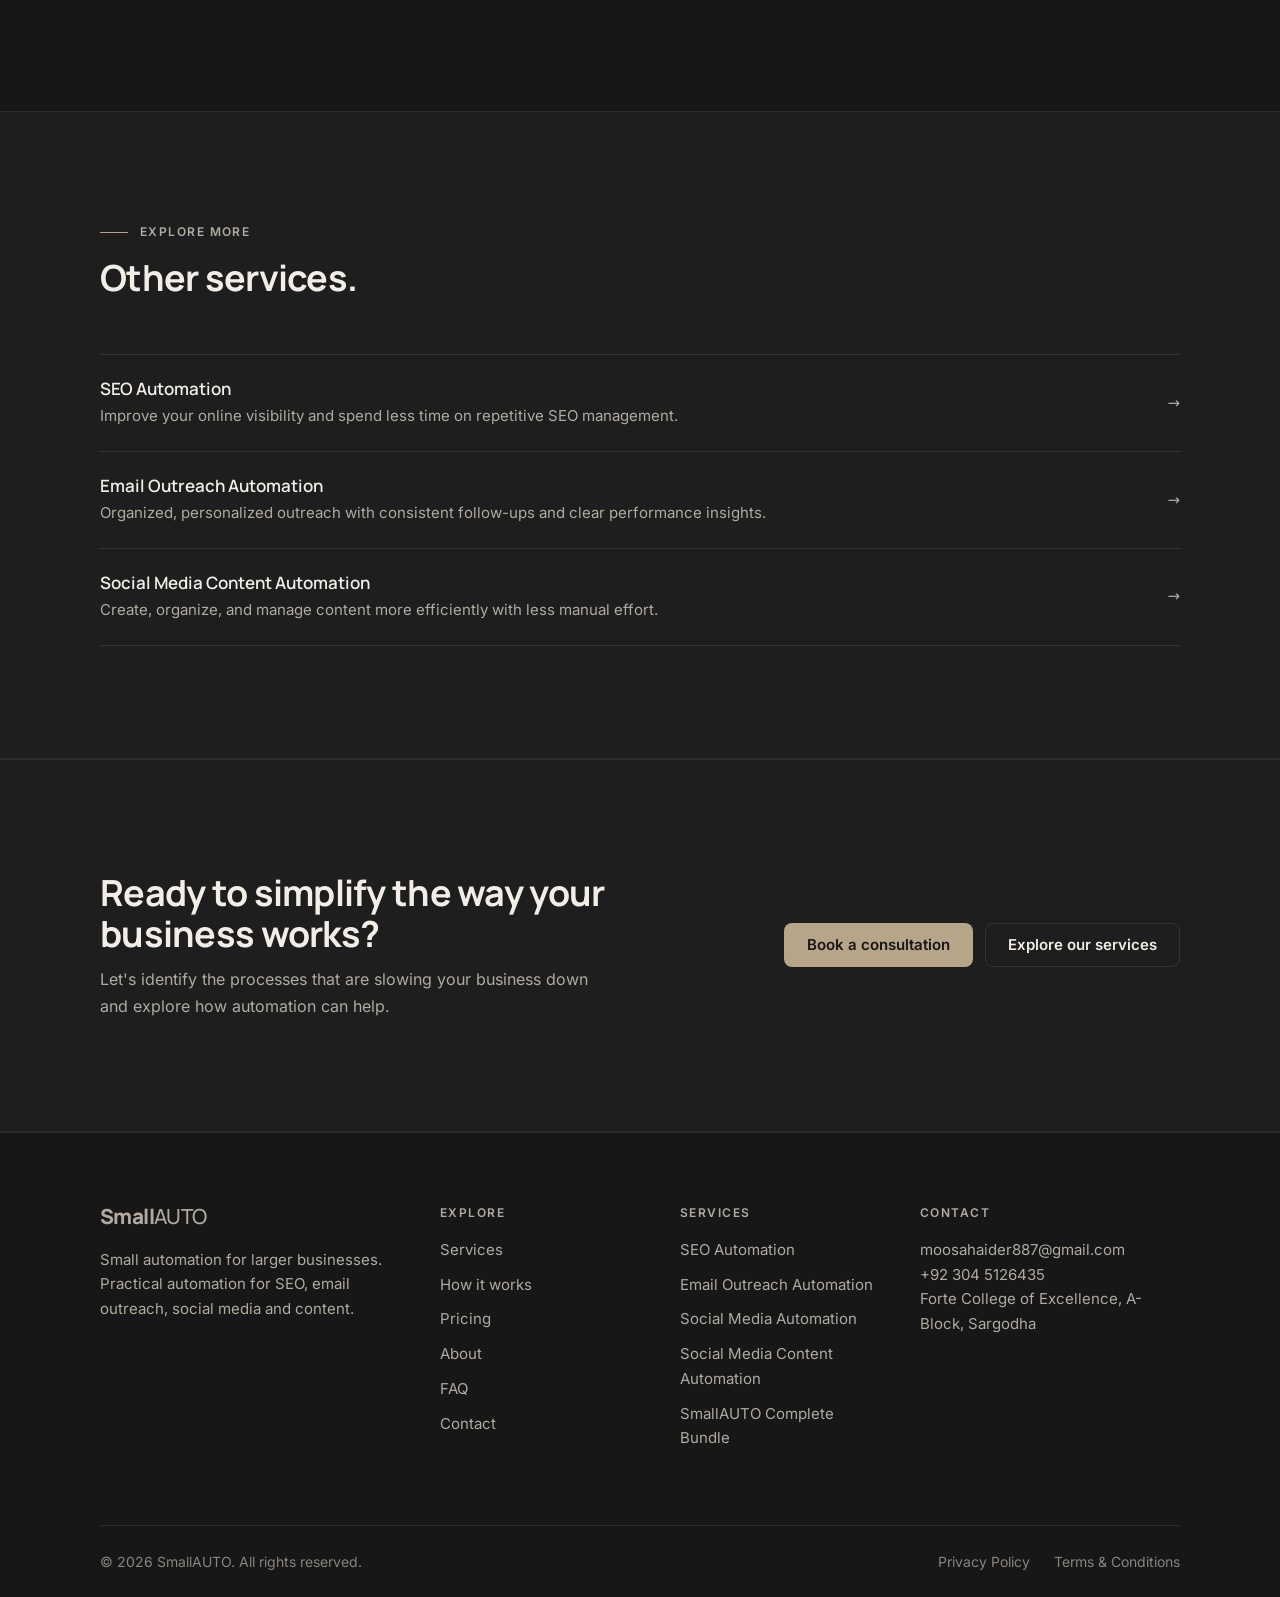
<file: services/social-media-automation/index.html>
<!DOCTYPE html>
<html lang="en"><head>
<meta charset="utf-8">
<meta name="viewport" content="width=device-width, initial-scale=1">
<title>Social Media Automation | SmallAUTO</title>
<meta name="description" content="Keep your social media organized and consistent while reducing repetitive tasks. From $149/month plus $299 setup.">
<meta name="theme-color" content="#171717"><meta name="color-scheme" content="dark">

<meta property="og:type" content="website"><meta property="og:site_name" content="SmallAUTO">
<meta property="og:title" content="Social Media Automation | SmallAUTO"><meta property="og:description" content="Keep your social media organized and consistent while reducing repetitive tasks. From $149/month plus $299 setup.">

<meta name="twitter:card" content="summary">
<link rel="icon" href="/favicon.svg" type="image/svg+xml">
<link rel="preload" href="/fonts/manrope-latin-wght-normal.woff2" as="font" type="font/woff2" crossorigin>
<link rel="preload" href="/fonts/inter-latin-wght-normal.woff2" as="font" type="font/woff2" crossorigin>
<link rel="stylesheet" href="/styles.css">
<script>document.documentElement.classList.add("js")</script>
<script type="application/ld+json">{"@context":"https://schema.org","@type":"Service","name":"Social Media Automation","description":"Keep your social media organized and consistent while reducing repetitive tasks.","provider":{"@type":"Organization","name":"SmallAUTO"}}</script>
<script type="application/ld+json">{"@context":"https://schema.org","@type":"FAQPage","mainEntity":[{"@type":"Question","name":"Which platforms?","acceptedAnswer":{"@type":"Answer","text":"Tell us your platforms in your enquiry and we will confirm."}},{"@type":"Question","name":"Can I review posts?","acceptedAnswer":{"@type":"Answer","text":"Yes, review options are part of onboarding."}}]}</script>
</head><body>
<a class="skip" href="#main">Skip to content</a>
<header class="site-header"><div class="wrap nav">
<a class="logo" href="/" aria-label="SmallAUTO home">Small<span>AUTO</span></a>
<div class="nav-panel" id="nav-panel"><nav aria-label="Primary"><ul class="nav-links"><li><a href="/services/" aria-current="page">Services</a></li><li><a href="/#how-it-works">How it works</a></li><li><a href="/pricing/">Pricing</a></li><li><a href="/about/">About</a></li></ul></nav><a class="btn" href="/contact/">Book a consultation</a></div>
<button class="menu-btn" type="button" aria-expanded="false" aria-controls="nav-panel">Menu</button>
</div></header>
<main id="main">
<section class="page-head"><div class="wrap"><nav aria-label="Breadcrumb"><ol class="crumbs"><li><a href="/">Home</a></li><li><a href="/services/">Services</a></li><li aria-current="page">Social Media Automation</li></ol></nav>
<div class="hero-grid"><div><h1 style="max-width:16ch">Social Media Automation</h1><p class="lead" style="margin-bottom:12px"><strong style="color:var(--text);font-weight:600">A consistent presence, without the daily grind.</strong></p><p class="lead" style="margin-bottom:32px">Keep your social media organized and consistent while reducing repetitive tasks.</p>
<div class="actions"><a class="btn" href="/contact/?service=social">Enquire about this service</a><a class="btn btn--ghost" href="/contact/">Book a consultation</a></div></div>
<aside class="at-a-glance" aria-label="Pricing at a glance"><dl><div><dt>Monthly</dt><dd class="big">$149 <span>/ month</span></dd></div><div><dt>One-time setup</dt><dd class="big">$299</dd></div><div><dt>Best for</dt><dd>Brands that want a steady social presence</dd></div></dl></aside></div></div></section>

<section class="section" aria-labelledby="out-h"><div class="wrap"><div class="sec-head"><span class="eyebrow">Key outcomes</span><h2 id="out-h">What you can expect.</h2></div>
<ol class="outcomes"><li><span class="n">01</span><p>Consistent posting</p></li><li><span class="n">02</span><p>Time saved</p></li><li><span class="n">03</span><p>Performance clarity</p></li></ol></div></section>

<section class="band section" aria-labelledby="inc-h"><div class="wrap split"><div class="sticky"><span class="eyebrow">What's included</span><h2 id="inc-h">Included in Social Media Automation.</h2></div>
<ul class="chk"><li>Social media management</li><li>Content scheduling</li><li>Publishing consistency</li><li>Account activity management</li><li>Performance tracking</li></ul></div></section>

<section class="section" aria-labelledby="spec-h"><div class="wrap"><div class="sec-head"><span class="eyebrow">Details</span><h2 id="spec-h">Specifications.</h2></div>
<div class="tbl-wrap"><table class="spec"><tbody><tr><th scope="row">Best for</th><td>Brands that want a steady social presence</td></tr><tr><th scope="row">Deliverables</th><td>Social media management · Content scheduling · Publishing consistency · Account activity management · Performance tracking</td></tr><tr><th scope="row">Onboarding</th><td>Guided kickoff with the SmallAUTO team</td></tr><tr><th scope="row">Reporting</th><td>Regular summaries (cadence confirmed at onboarding)</td></tr><tr><th scope="row">Support</th><td>Email support — response times to be confirmed</td></tr><tr><th scope="row">Billing</th><td>$149/month + $299 one-time setup</td></tr><tr><th scope="row">Commitment</th><td>Terms to be confirmed</td></tr></tbody></table></div>
<p class="note">No payment is taken on this website. Final pricing, scope and start date are confirmed with you before work begins.</p></div></section>

<section class="band section" aria-labelledby="how-h"><div class="wrap"><div class="sec-head"><span class="eyebrow">How it works</span><h2 id="how-h">How the work runs.</h2></div><ol class="steps"><li><span class="n">01</span><h3>Identify repetitive tasks</h3><p>We learn about your business, your goals and the work that takes up your time.</p></li><li><span class="n">02</span><h3>Design the workflow</h3><p>We plan an automation that fits the way your business already operates.</p></li><li><span class="n">03</span><h3>Implement and test</h3><p>We set everything up, connect it and check that it works before it goes live.</p></li><li><span class="n">04</span><h3>Monitor and improve</h3><p>Regular reporting shows how things are running so adjustments can be made.</p></li></ol></div></section>

<section class="section" aria-labelledby="faq-h"><div class="wrap split"><div class="sticky"><span class="eyebrow">FAQ</span><h2 id="faq-h">Questions about Social Media Automation.</h2></div><div class="faq"><details><summary>Which platforms?</summary><p>Tell us your platforms in your enquiry and we will confirm.</p></details><details><summary>Can I review posts?</summary><p>Yes, review options are part of onboarding.</p></details></div></div></section>

<section class="band section" aria-labelledby="more-h"><div class="wrap"><div class="sec-head"><span class="eyebrow">Explore more</span><h2 id="more-h">Other services.</h2></div>
<ul class="rel"><li><a href="/services/seo-automation/"><strong>SEO Automation</strong><span>Improve your online visibility and spend less time on repetitive SEO management.</span><span class="go" aria-hidden="true">→</span></a></li><li><a href="/services/email-outreach-automation/"><strong>Email Outreach Automation</strong><span>Organized, personalized outreach with consistent follow-ups and clear performance insights.</span><span class="go" aria-hidden="true">→</span></a></li><li><a href="/services/social-media-content-automation/"><strong>Social Media Content Automation</strong><span>Create, organize, and manage content more efficiently with less manual effort.</span><span class="go" aria-hidden="true">→</span></a></li></ul></div></section>
<section class="band section" aria-labelledby="cta-h"><div class="wrap cta">
<div><h2 id="cta-h">Ready to simplify the way your business works?</h2><p>Let's identify the processes that are slowing your business down and explore how automation can help.</p></div>
<div class="actions"><a class="btn" href="/contact/">Book a consultation</a><a class="btn btn--ghost" href="/services/">Explore our services</a></div>
</div></section>
</main>
<footer class="site-footer"><div class="wrap"><div class="foot-grid">
<div><a class="logo" href="/">Small<span>AUTO</span></a><p style="margin-top:16px">Small automation for larger businesses. Practical automation for SEO, email outreach, social media and content.</p></div>
<div><h2>Explore</h2><ul><li><a href="/services/">Services</a></li><li><a href="/#how-it-works">How it works</a></li><li><a href="/pricing/">Pricing</a></li><li><a href="/about/">About</a></li><li><a href="/faq/">FAQ</a></li><li><a href="/contact/">Contact</a></li></ul></div>
<div><h2>Services</h2><ul><li><a href="/services/seo-automation/">SEO Automation</a></li><li><a href="/services/email-outreach-automation/">Email Outreach Automation</a></li><li><a href="/services/social-media-automation/">Social Media Automation</a></li><li><a href="/services/social-media-content-automation/">Social Media Content Automation</a></li><li><a href="/services/complete-bundle/">SmallAUTO Complete Bundle</a></li></ul></div>
<div><h2>Contact</h2><address><a href="mailto:moosahaider887@gmail.com">moosahaider887@gmail.com</a><br><a href="tel:+923045126435">+92 304 5126435</a><br>Forte College of Excellence, A-Block, Sargodha</address></div>
</div><div class="foot-bar"><span>© 2026 SmallAUTO. All rights reserved.</span><ul><li><a href="/privacy-policy/">Privacy Policy</a></li><li><a href="/terms-and-conditions/">Terms &amp; Conditions</a></li></ul></div></div></footer>
<script src="/main.js" defer></script>
</body></html>
</file>
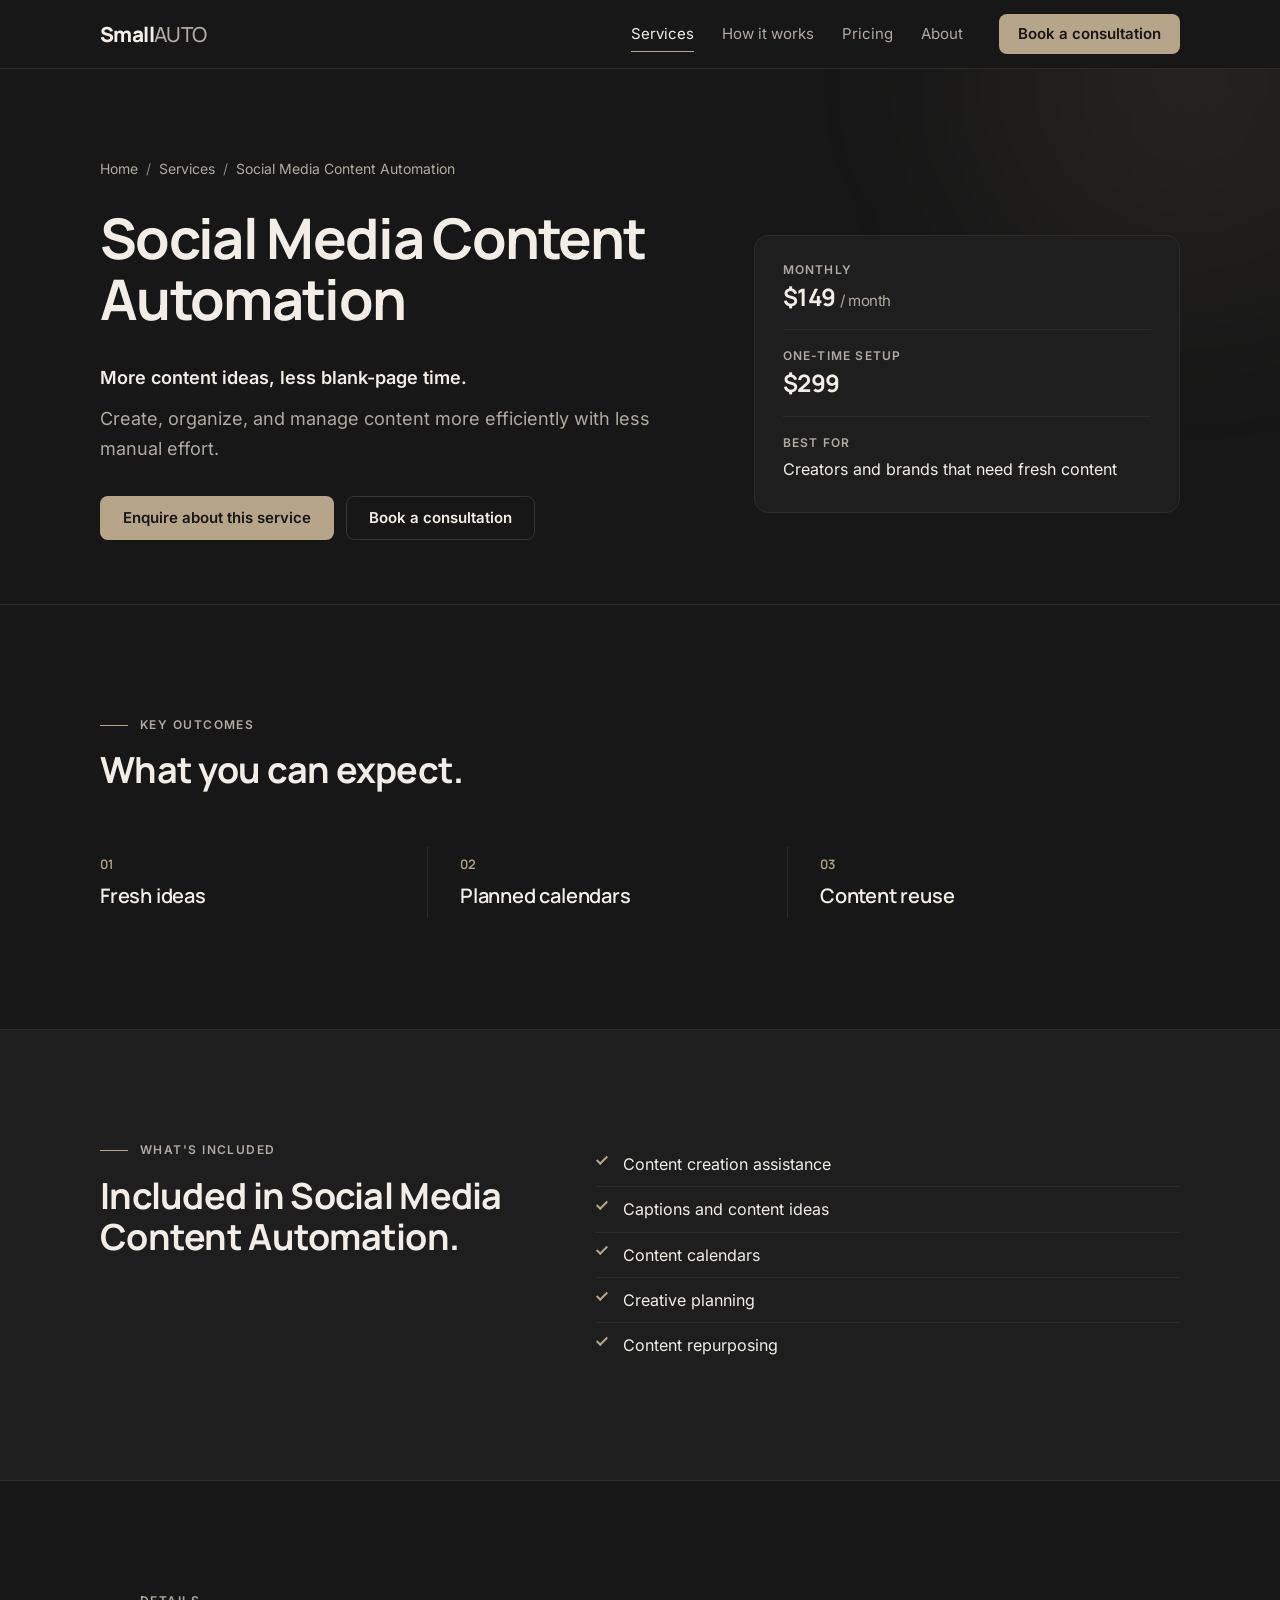
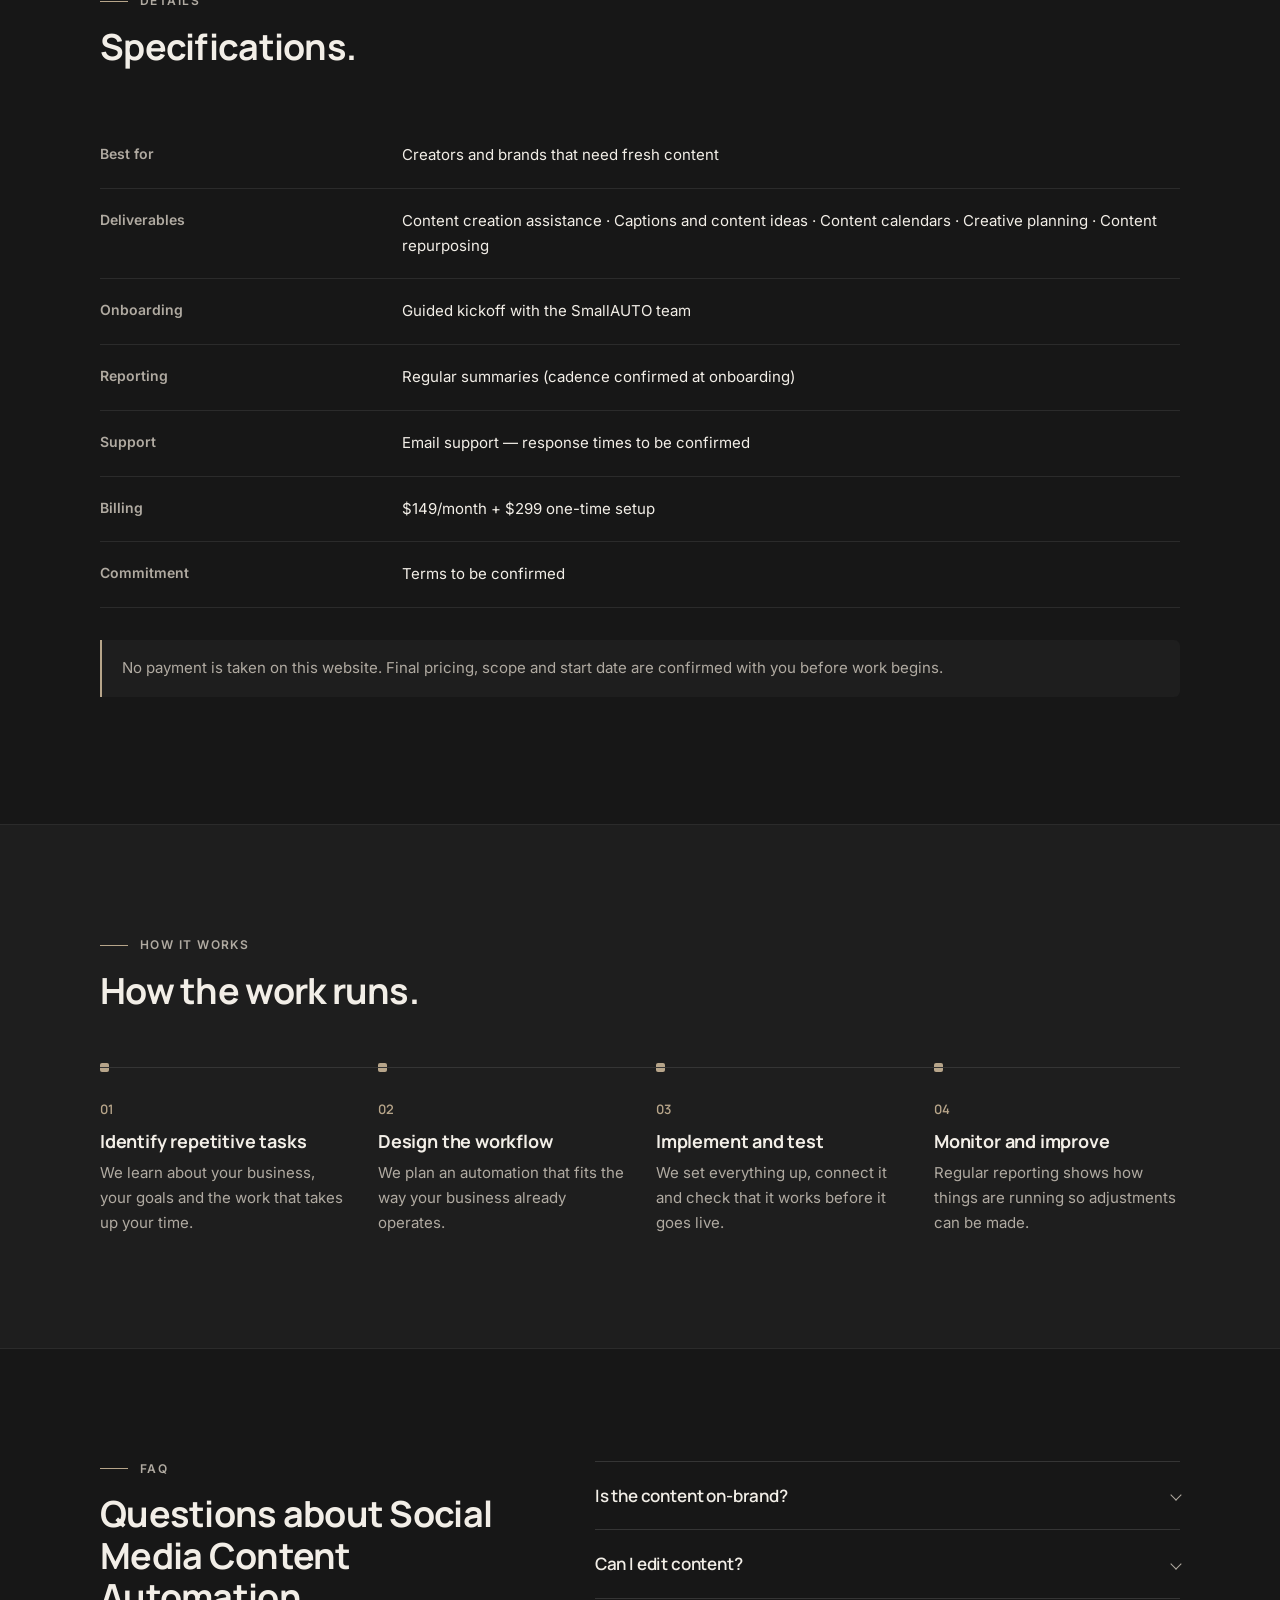
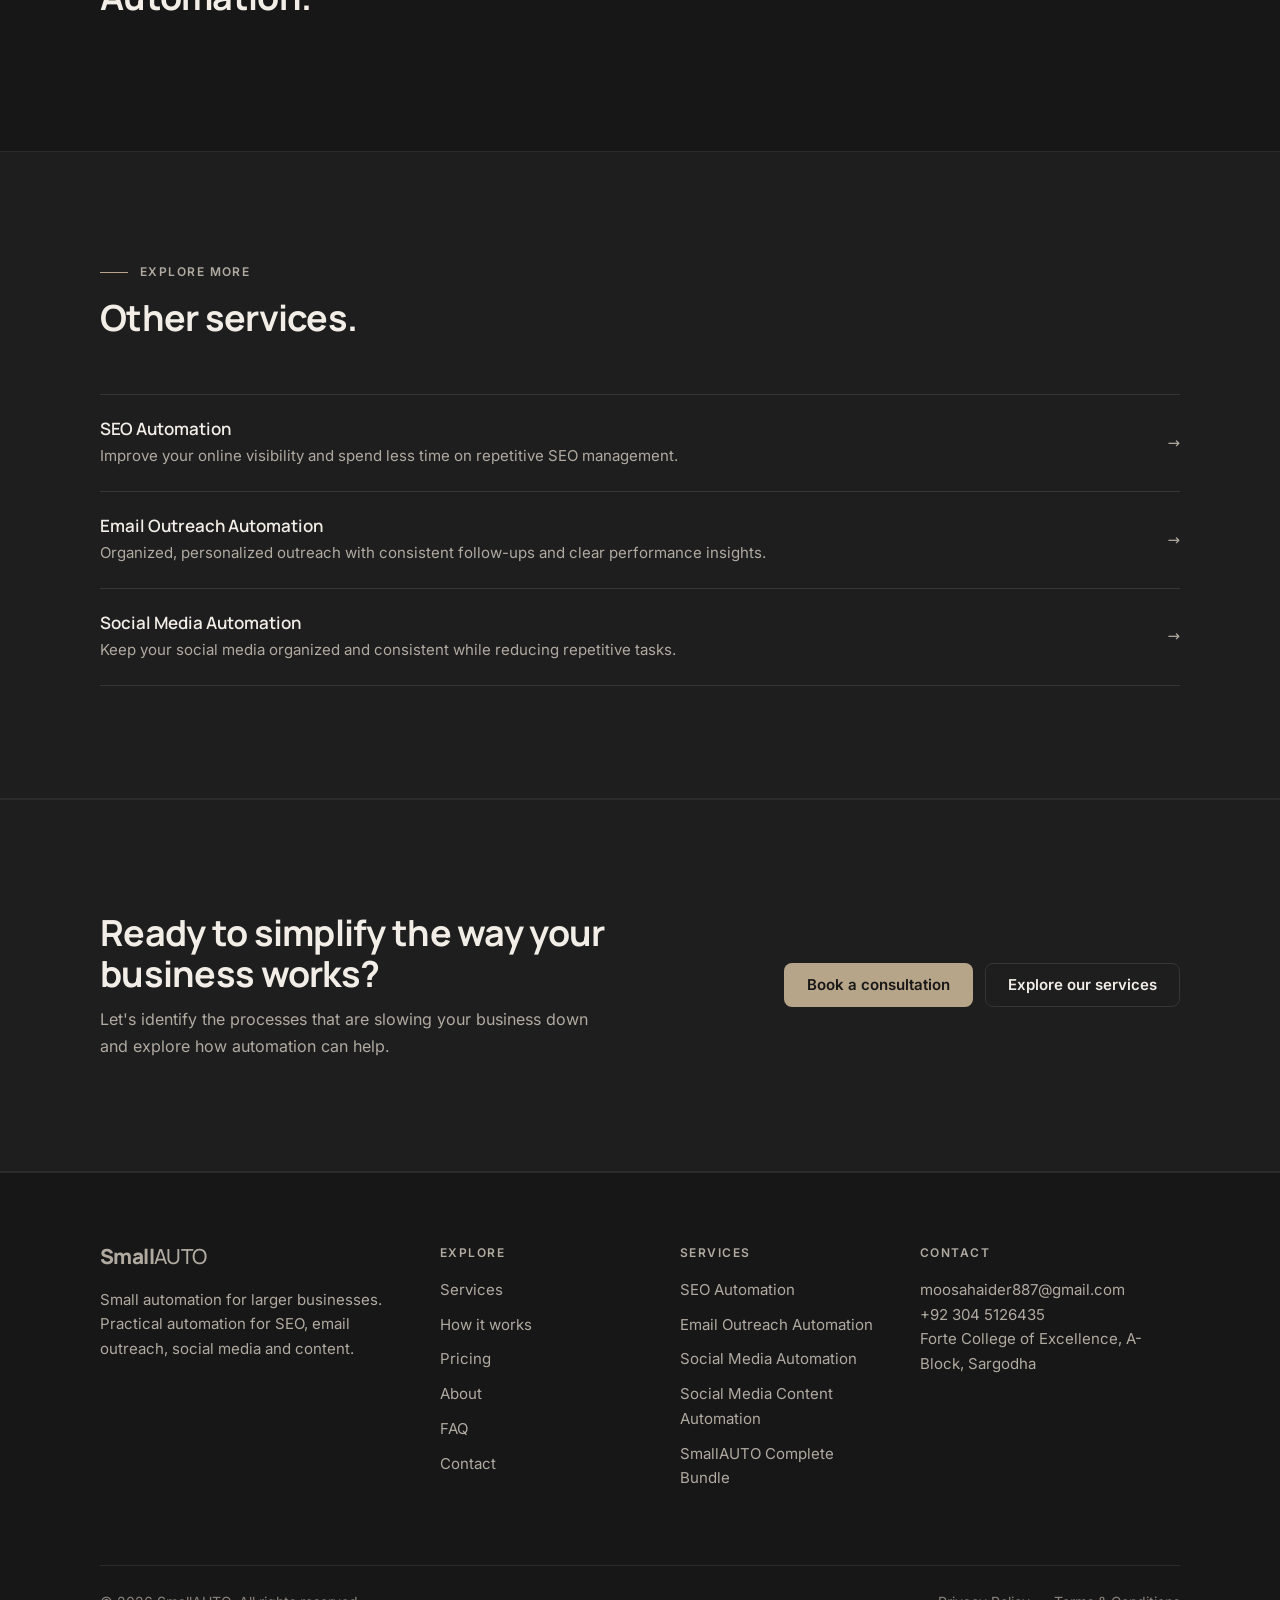
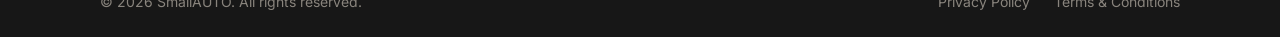
<file: services/social-media-content-automation/index.html>
<!DOCTYPE html>
<html lang="en"><head>
<meta charset="utf-8">
<meta name="viewport" content="width=device-width, initial-scale=1">
<title>Social Media Content Automation | SmallAUTO</title>
<meta name="description" content="Create, organize, and manage content more efficiently with less manual effort. From $149/month plus $299 setup.">
<meta name="theme-color" content="#171717"><meta name="color-scheme" content="dark">

<meta property="og:type" content="website"><meta property="og:site_name" content="SmallAUTO">
<meta property="og:title" content="Social Media Content Automation | SmallAUTO"><meta property="og:description" content="Create, organize, and manage content more efficiently with less manual effort. From $149/month plus $299 setup.">

<meta name="twitter:card" content="summary">
<link rel="icon" href="/favicon.svg" type="image/svg+xml">
<link rel="preload" href="/fonts/manrope-latin-wght-normal.woff2" as="font" type="font/woff2" crossorigin>
<link rel="preload" href="/fonts/inter-latin-wght-normal.woff2" as="font" type="font/woff2" crossorigin>
<link rel="stylesheet" href="/styles.css">
<script>document.documentElement.classList.add("js")</script>
<script type="application/ld+json">{"@context":"https://schema.org","@type":"Service","name":"Social Media Content Automation","description":"Create, organize, and manage content more efficiently with less manual effort.","provider":{"@type":"Organization","name":"SmallAUTO"}}</script>
<script type="application/ld+json">{"@context":"https://schema.org","@type":"FAQPage","mainEntity":[{"@type":"Question","name":"Is the content on-brand?","acceptedAnswer":{"@type":"Answer","text":"We tailor content to your brand voice during onboarding."}},{"@type":"Question","name":"Can I edit content?","acceptedAnswer":{"@type":"Answer","text":"Absolutely."}}]}</script>
</head><body>
<a class="skip" href="#main">Skip to content</a>
<header class="site-header"><div class="wrap nav">
<a class="logo" href="/" aria-label="SmallAUTO home">Small<span>AUTO</span></a>
<div class="nav-panel" id="nav-panel"><nav aria-label="Primary"><ul class="nav-links"><li><a href="/services/" aria-current="page">Services</a></li><li><a href="/#how-it-works">How it works</a></li><li><a href="/pricing/">Pricing</a></li><li><a href="/about/">About</a></li></ul></nav><a class="btn" href="/contact/">Book a consultation</a></div>
<button class="menu-btn" type="button" aria-expanded="false" aria-controls="nav-panel">Menu</button>
</div></header>
<main id="main">
<section class="page-head"><div class="wrap"><nav aria-label="Breadcrumb"><ol class="crumbs"><li><a href="/">Home</a></li><li><a href="/services/">Services</a></li><li aria-current="page">Social Media Content Automation</li></ol></nav>
<div class="hero-grid"><div><h1 style="max-width:16ch">Social Media Content Automation</h1><p class="lead" style="margin-bottom:12px"><strong style="color:var(--text);font-weight:600">More content ideas, less blank-page time.</strong></p><p class="lead" style="margin-bottom:32px">Create, organize, and manage content more efficiently with less manual effort.</p>
<div class="actions"><a class="btn" href="/contact/?service=content">Enquire about this service</a><a class="btn btn--ghost" href="/contact/">Book a consultation</a></div></div>
<aside class="at-a-glance" aria-label="Pricing at a glance"><dl><div><dt>Monthly</dt><dd class="big">$149 <span>/ month</span></dd></div><div><dt>One-time setup</dt><dd class="big">$299</dd></div><div><dt>Best for</dt><dd>Creators and brands that need fresh content</dd></div></dl></aside></div></div></section>

<section class="section" aria-labelledby="out-h"><div class="wrap"><div class="sec-head"><span class="eyebrow">Key outcomes</span><h2 id="out-h">What you can expect.</h2></div>
<ol class="outcomes"><li><span class="n">01</span><p>Fresh ideas</p></li><li><span class="n">02</span><p>Planned calendars</p></li><li><span class="n">03</span><p>Content reuse</p></li></ol></div></section>

<section class="band section" aria-labelledby="inc-h"><div class="wrap split"><div class="sticky"><span class="eyebrow">What's included</span><h2 id="inc-h">Included in Social Media Content Automation.</h2></div>
<ul class="chk"><li>Content creation assistance</li><li>Captions and content ideas</li><li>Content calendars</li><li>Creative planning</li><li>Content repurposing</li></ul></div></section>

<section class="section" aria-labelledby="spec-h"><div class="wrap"><div class="sec-head"><span class="eyebrow">Details</span><h2 id="spec-h">Specifications.</h2></div>
<div class="tbl-wrap"><table class="spec"><tbody><tr><th scope="row">Best for</th><td>Creators and brands that need fresh content</td></tr><tr><th scope="row">Deliverables</th><td>Content creation assistance · Captions and content ideas · Content calendars · Creative planning · Content repurposing</td></tr><tr><th scope="row">Onboarding</th><td>Guided kickoff with the SmallAUTO team</td></tr><tr><th scope="row">Reporting</th><td>Regular summaries (cadence confirmed at onboarding)</td></tr><tr><th scope="row">Support</th><td>Email support — response times to be confirmed</td></tr><tr><th scope="row">Billing</th><td>$149/month + $299 one-time setup</td></tr><tr><th scope="row">Commitment</th><td>Terms to be confirmed</td></tr></tbody></table></div>
<p class="note">No payment is taken on this website. Final pricing, scope and start date are confirmed with you before work begins.</p></div></section>

<section class="band section" aria-labelledby="how-h"><div class="wrap"><div class="sec-head"><span class="eyebrow">How it works</span><h2 id="how-h">How the work runs.</h2></div><ol class="steps"><li><span class="n">01</span><h3>Identify repetitive tasks</h3><p>We learn about your business, your goals and the work that takes up your time.</p></li><li><span class="n">02</span><h3>Design the workflow</h3><p>We plan an automation that fits the way your business already operates.</p></li><li><span class="n">03</span><h3>Implement and test</h3><p>We set everything up, connect it and check that it works before it goes live.</p></li><li><span class="n">04</span><h3>Monitor and improve</h3><p>Regular reporting shows how things are running so adjustments can be made.</p></li></ol></div></section>

<section class="section" aria-labelledby="faq-h"><div class="wrap split"><div class="sticky"><span class="eyebrow">FAQ</span><h2 id="faq-h">Questions about Social Media Content Automation.</h2></div><div class="faq"><details><summary>Is the content on-brand?</summary><p>We tailor content to your brand voice during onboarding.</p></details><details><summary>Can I edit content?</summary><p>Absolutely.</p></details></div></div></section>

<section class="band section" aria-labelledby="more-h"><div class="wrap"><div class="sec-head"><span class="eyebrow">Explore more</span><h2 id="more-h">Other services.</h2></div>
<ul class="rel"><li><a href="/services/seo-automation/"><strong>SEO Automation</strong><span>Improve your online visibility and spend less time on repetitive SEO management.</span><span class="go" aria-hidden="true">→</span></a></li><li><a href="/services/email-outreach-automation/"><strong>Email Outreach Automation</strong><span>Organized, personalized outreach with consistent follow-ups and clear performance insights.</span><span class="go" aria-hidden="true">→</span></a></li><li><a href="/services/social-media-automation/"><strong>Social Media Automation</strong><span>Keep your social media organized and consistent while reducing repetitive tasks.</span><span class="go" aria-hidden="true">→</span></a></li></ul></div></section>
<section class="band section" aria-labelledby="cta-h"><div class="wrap cta">
<div><h2 id="cta-h">Ready to simplify the way your business works?</h2><p>Let's identify the processes that are slowing your business down and explore how automation can help.</p></div>
<div class="actions"><a class="btn" href="/contact/">Book a consultation</a><a class="btn btn--ghost" href="/services/">Explore our services</a></div>
</div></section>
</main>
<footer class="site-footer"><div class="wrap"><div class="foot-grid">
<div><a class="logo" href="/">Small<span>AUTO</span></a><p style="margin-top:16px">Small automation for larger businesses. Practical automation for SEO, email outreach, social media and content.</p></div>
<div><h2>Explore</h2><ul><li><a href="/services/">Services</a></li><li><a href="/#how-it-works">How it works</a></li><li><a href="/pricing/">Pricing</a></li><li><a href="/about/">About</a></li><li><a href="/faq/">FAQ</a></li><li><a href="/contact/">Contact</a></li></ul></div>
<div><h2>Services</h2><ul><li><a href="/services/seo-automation/">SEO Automation</a></li><li><a href="/services/email-outreach-automation/">Email Outreach Automation</a></li><li><a href="/services/social-media-automation/">Social Media Automation</a></li><li><a href="/services/social-media-content-automation/">Social Media Content Automation</a></li><li><a href="/services/complete-bundle/">SmallAUTO Complete Bundle</a></li></ul></div>
<div><h2>Contact</h2><address><a href="mailto:moosahaider887@gmail.com">moosahaider887@gmail.com</a><br><a href="tel:+923045126435">+92 304 5126435</a><br>Forte College of Excellence, A-Block, Sargodha</address></div>
</div><div class="foot-bar"><span>© 2026 SmallAUTO. All rights reserved.</span><ul><li><a href="/privacy-policy/">Privacy Policy</a></li><li><a href="/terms-and-conditions/">Terms &amp; Conditions</a></li></ul></div></div></footer>
<script src="/main.js" defer></script>
</body></html>
</file>
<file: styles.css>
/* SmallAUTO — design system
   Charcoal + warm ivory, one restrained beige accent. No dependencies. */

@font-face{font-family:"Manrope";src:url("fonts/manrope-latin-wght-normal.woff2") format("woff2");font-weight:200 800;font-style:normal;font-display:swap}
@font-face{font-family:"Inter";src:url("fonts/inter-latin-wght-normal.woff2") format("woff2");font-weight:100 900;font-style:normal;font-display:swap}

:root{
  --bg:#171717;--bg-2:#1E1E1E;--surface:#242424;
  --text:#F2EEE7;--text-2:#B0AAA1;--muted:#89847D;
  --accent:#B7A58A;--accent-h:#C7B69D;--on-accent:#171717;
  --border:#353535;--sep:#2B2B2B;--error:#E08A7E;
  --r-sm:6px;--r-md:10px;--r-lg:14px;
  --font-head:"Manrope","Segoe UI",system-ui,-apple-system,sans-serif;
  --font-body:"Inter","Segoe UI",system-ui,-apple-system,sans-serif;
  --wrap:1160px;--gutter:clamp(20px,4vw,40px);--section:clamp(64px,9vw,112px);
  color-scheme:dark;
}

*,*::before,*::after{box-sizing:border-box}
html{-webkit-text-size-adjust:100%;scroll-padding-top:84px}
body{margin:0;background:var(--bg);color:var(--text);font:400 1rem/1.65 var(--font-body);-webkit-font-smoothing:antialiased;text-rendering:optimizeLegibility}
img,svg{max-width:100%;display:block}
a{color:inherit;text-decoration:none}
p{margin:0 0 1em}
ul,ol{margin:0;padding:0;list-style:none}
h1,h2,h3{font-family:var(--font-head);color:var(--text);margin:0 0 .6em;font-weight:700;letter-spacing:-.02em}
h1{font-size:clamp(2.25rem,4.6vw,3.5rem);line-height:1.08;letter-spacing:-.03em}
h2{font-size:clamp(1.65rem,2.9vw,2.25rem);line-height:1.15}
h3{font-size:1.125rem;line-height:1.3;letter-spacing:-.01em}
:focus-visible{outline:2px solid var(--accent);outline-offset:3px;border-radius:var(--r-sm)}
.skip{position:absolute;left:16px;top:-60px;background:var(--accent);color:var(--on-accent);padding:10px 16px;border-radius:var(--r-sm);font-weight:600;z-index:100}
.skip:focus{top:12px}
.vh{position:absolute;width:1px;height:1px;overflow:hidden;clip:rect(0 0 0 0);white-space:nowrap}

/* Layout */
.wrap{max-width:var(--wrap);margin-inline:auto;padding-inline:var(--gutter)}
.section{padding-block:var(--section)}
.band{background:var(--bg-2);border-block:1px solid var(--sep)}
.eyebrow{display:block;font:600 .75rem/1.4 var(--font-body);letter-spacing:.12em;text-transform:uppercase;color:var(--text-2);margin-bottom:16px}
.lead{font-size:1.125rem;line-height:1.65;color:var(--text-2);max-width:60ch}
.sec-head{max-width:640px;margin-bottom:clamp(36px,5vw,56px)}
.sec-head p{color:var(--text-2);margin:0}
.sec-head--row{max-width:none;display:flex;justify-content:space-between;align-items:flex-end;gap:24px;flex-wrap:wrap}
.sec-head--row>div{max-width:640px}
.prose p{color:var(--text-2);max-width:62ch}

/* Buttons and links */
.btn{display:inline-flex;align-items:center;justify-content:center;gap:8px;min-height:44px;padding:11px 22px;border-radius:8px;border:1px solid transparent;background:var(--accent);color:var(--on-accent);font:600 .9375rem/1.2 var(--font-body);cursor:pointer;transition:background-color .15s,border-color .15s,color .15s}
.btn:hover{background:var(--accent-h)}
.btn--ghost{background:transparent;color:var(--text);border-color:var(--border)}
.btn--ghost:hover{background:var(--surface);border-color:var(--muted)}
.btn:disabled{opacity:.6;cursor:progress}
.actions{display:flex;flex-wrap:wrap;gap:12px}
.link{display:inline-flex;gap:8px;align-items:center;font-weight:600;font-size:.9375rem;color:var(--text);border-bottom:1px solid var(--border);padding-bottom:2px;transition:color .15s,border-color .15s}
.link span{transition:transform .15s}
.link:hover{color:var(--accent-h);border-color:var(--accent)}
.link:hover span{transform:translateX(3px)}
.inline-link{color:var(--text);text-decoration:underline;text-decoration-color:var(--border);text-underline-offset:3px;transition:text-decoration-color .15s}
.inline-link:hover{text-decoration-color:var(--accent)}

/* Header */
.site-header{position:sticky;top:0;z-index:50;background:var(--bg);border-bottom:1px solid var(--sep)}
.nav{display:flex;align-items:center;gap:32px;height:68px}
.logo{margin-right:auto;font:800 1.3rem/1 var(--font-head);letter-spacing:-.03em}
.logo span{font-weight:500;color:var(--text-2)}
.nav-panel{display:flex;align-items:center;gap:36px}
.nav-links{display:flex;gap:28px}
.nav-links a{display:block;padding:8px 0;font-size:.9375rem;color:var(--text-2);transition:color .15s}
.nav-links a:hover,.nav-links a[aria-current]{color:var(--text)}
.nav .btn{min-height:40px;padding:9px 18px}
.menu-btn{display:none;min-height:40px;padding:8px 14px;background:transparent;color:var(--text);border:1px solid var(--border);border-radius:var(--r-sm);font:600 .875rem var(--font-body);cursor:pointer}
@media(max-width:860px){
  .nav{gap:16px}
  .menu-btn{display:inline-flex;align-items:center}
  .nav-panel{position:absolute;top:100%;left:0;right:0;flex-direction:column;align-items:stretch;gap:0;background:var(--bg);border-bottom:1px solid var(--sep);padding:8px var(--gutter) 24px}
  .js .nav-panel{display:none}
  .js .nav-panel.open{display:flex}
  .nav-links{flex-direction:column;gap:0}
  .nav-links a{padding:16px 0;font-size:1.0625rem;border-bottom:1px solid var(--sep)}
  .nav-panel .btn{margin-top:20px;min-height:48px}
}

/* Hero */
.hero{padding-block:clamp(56px,8vw,104px);border-bottom:1px solid var(--sep)}
.hero-grid{display:grid;grid-template-columns:minmax(0,1.15fr) minmax(0,.85fr);gap:clamp(40px,6vw,88px);align-items:center}
.hero h1{max-width:14ch}
.hero .lead{margin-bottom:32px}
.hero-index{background:var(--bg-2);border:1px solid var(--sep);border-radius:var(--r-lg);padding:8px 28px 12px}
.hero-index>p{margin:0;padding:18px 0 14px;border-bottom:1px solid var(--border);font:600 .75rem/1.4 var(--font-body);letter-spacing:.12em;text-transform:uppercase;color:var(--text-2)}
.hero-index a{display:grid;grid-template-columns:36px 1fr 20px;gap:4px;align-items:baseline;padding:18px 0;border-bottom:1px solid var(--sep);transition:color .15s}
.hero-index li:last-child a{border-bottom:0}
.hero-index .n{font:600 .8125rem var(--font-head);color:var(--accent)}
.hero-index strong{display:block;font:600 1rem/1.3 var(--font-head)}
.hero-index small{display:block;color:var(--text-2);font-size:.875rem;margin-top:2px}
.hero-index .go{color:var(--text-2);transition:transform .15s,color .15s}
.hero-index a:hover .go{transform:translateX(3px);color:var(--accent-h)}
@media(max-width:900px){.hero-grid{grid-template-columns:1fr}.hero h1{max-width:none}}

/* Trust strip */
.trust-strip{border-bottom:1px solid var(--sep)}
.req{color:var(--text-2)}
.trust{display:grid;grid-template-columns:repeat(4,1fr)}
.trust>div{padding:36px 28px;border-left:1px solid var(--sep)}
.trust>div:first-child{border-left:0;padding-left:0}
.trust h3{font-size:1rem;margin-bottom:8px}
.trust p{margin:0;color:var(--text-2);font-size:.9375rem}
@media(max-width:900px){.trust{grid-template-columns:1fr 1fr}.trust>div{padding:28px 24px;border-top:1px solid var(--sep)}.trust>div:nth-child(-n+2){border-top:0}.trust>div:nth-child(odd){border-left:0;padding-left:0}}
@media(max-width:560px){.trust{grid-template-columns:1fr}.trust>div{border-left:0;padding:24px 0;border-top:1px solid var(--sep)}.trust>div:first-child{border-top:0}}

/* Service list */
.svc-list{border-bottom:1px solid var(--border)}
.svc{position:relative;display:grid;grid-template-columns:56px minmax(0,1.4fr) minmax(0,1fr) 150px 24px;gap:24px;align-items:start;padding-block:32px;border-top:1px solid var(--border)}
.svc-num{font:600 .875rem var(--font-head);color:var(--accent);padding-top:3px}
.svc h3{margin:0 0 8px;font-size:1.25rem}
.svc-link::after{content:"";position:absolute;inset:0}
.svc-main p{margin:0;color:var(--text-2);max-width:48ch}
.svc-out li{position:relative;padding:2px 0 2px 18px;color:var(--text-2);font-size:.9375rem}
.svc-out li::before{content:"";position:absolute;left:0;top:.8em;width:8px;height:1px;background:var(--muted)}
.svc-price{margin:0;font-size:.9375rem}
.svc-price strong{display:block;font:700 1rem var(--font-head)}
.svc-price span{color:var(--text-2);font-size:.875rem}
.svc-go{color:var(--text-2);transition:transform .15s,color .15s}
.svc:hover .svc-link,.svc:focus-within .svc-link{color:var(--accent-h)}
.svc:hover .svc-go{transform:translateX(4px);color:var(--accent-h)}
@media(max-width:960px){
  .svc{grid-template-columns:40px minmax(0,1fr) auto;gap:8px 16px}
  .svc-out{grid-column:2;grid-row:2}
  .svc-price{grid-column:2;grid-row:3;margin-top:8px}
  .svc-go{grid-column:3;grid-row:1}
}

/* Bundle */
.bundle{display:grid;grid-template-columns:minmax(0,1fr) minmax(0,1fr);gap:clamp(32px,5vw,72px);margin-top:48px;padding:clamp(28px,4vw,48px);background:var(--bg-2);border:1px solid var(--border);border-radius:var(--r-lg)}
.bundle h3{font-size:1.5rem;margin-bottom:12px}
.bundle p{color:var(--text-2)}
.bundle .price{color:var(--text);font:700 1.25rem var(--font-head);margin:20px 0 24px}
.bundle .price span{font:400 .9375rem var(--font-body);color:var(--text-2)}
.bundle h4{margin:0 0 12px;font:600 .75rem/1.4 var(--font-body);letter-spacing:.12em;text-transform:uppercase;color:var(--text-2)}
@media(max-width:820px){.bundle{grid-template-columns:1fr}}

/* Checklist */
.chk li{position:relative;padding:9px 0 9px 28px;border-bottom:1px solid var(--sep);color:var(--text)}
.chk li:last-child{border-bottom:0}
.chk li::before{content:"";position:absolute;left:4px;top:1.05em;width:6px;height:11px;border:solid var(--accent);border-width:0 2px 2px 0;transform:translateY(-50%) rotate(45deg)}
.chk a{border-bottom:1px solid var(--border);transition:border-color .15s}
.chk a:hover{border-color:var(--accent)}
.chk--cols{display:grid;grid-template-columns:1fr 1fr;column-gap:48px}
.chk--cols li:nth-last-child(2):nth-child(odd){border-bottom:0}
@media(max-width:700px){.chk--cols{grid-template-columns:1fr}.chk--cols li:nth-last-child(2):nth-child(odd){border-bottom:1px solid var(--sep)}}

/* Timeline (horizontal) */
.steps{display:grid;grid-template-columns:repeat(4,1fr);gap:0 32px;counter-reset:s}
.steps li{position:relative;padding-top:32px;border-top:1px solid var(--border)}
.steps li::before{content:"";position:absolute;left:0;top:-5px;width:9px;height:9px;background:var(--accent);border-radius:2px}
.steps .n{display:block;font:600 .8125rem var(--font-head);color:var(--accent);margin-bottom:12px}
.steps h3{margin-bottom:8px}
.steps p{margin:0;color:var(--text-2);font-size:.9375rem}
@media(max-width:860px){
  .steps{grid-template-columns:1fr;gap:0;border-left:1px solid var(--border);margin-left:4px}
  .steps li{border-top:0;padding:0 0 36px 28px}
  .steps li:last-child{padding-bottom:0}
  .steps li::before{left:-5px;top:4px}
}

/* Why (split) */
.split{display:grid;grid-template-columns:minmax(0,5fr) minmax(0,7fr);gap:clamp(36px,6vw,96px);align-items:start}
.split>.sticky{position:sticky;top:112px}
@media(max-width:860px){.split{grid-template-columns:1fr}.split>.sticky{position:static}}
.dl-rows>div{display:grid;grid-template-columns:minmax(0,5fr) minmax(0,7fr);gap:24px;padding:24px 0;border-top:1px solid var(--border)}
.dl-rows>div:last-child{border-bottom:1px solid var(--border)}
.dl-rows dt{font:600 1.0625rem/1.35 var(--font-head);letter-spacing:-.01em}
.dl-rows dd{margin:0;color:var(--text-2)}
@media(max-width:560px){.dl-rows>div{grid-template-columns:1fr;gap:6px}}

/* Vertical process */
.rail{position:relative;border-left:1px solid var(--border);margin-left:4px}
.rail li{position:relative;padding:0 0 36px 32px}
.rail li:last-child{padding-bottom:0}
.rail li::before{content:"";position:absolute;left:-5px;top:7px;width:9px;height:9px;background:var(--accent);border-radius:2px}
.rail .n{display:block;font:600 .8125rem var(--font-head);color:var(--accent);margin-bottom:4px}
.rail h3{margin-bottom:6px}
.rail p{margin:0;color:var(--text-2)}
.note{margin-top:32px;padding:16px 20px;border-left:2px solid var(--accent);background:var(--bg-2);color:var(--text-2);font-size:.9375rem;border-radius:0 var(--r-sm) var(--r-sm) 0}
.band .note{background:var(--surface)}

/* Tables */
.tbl-wrap{overflow-x:auto}
table{width:100%;border-collapse:collapse;font-size:.9375rem}
th,td{padding:20px 16px 20px 0;text-align:left;vertical-align:top;border-bottom:1px solid var(--sep)}
thead th{padding-block:14px;border-bottom:1px solid var(--border);font:600 .75rem/1.4 var(--font-body);letter-spacing:.1em;text-transform:uppercase;color:var(--text-2)}
tbody th{font:600 1rem/1.35 var(--font-head);color:var(--text)}
tbody th small{display:block;margin-top:4px;font:400 .875rem/1.5 var(--font-body);color:var(--text-2)}
td{color:var(--text)}
td .per{color:var(--text-2)}
td.inc ul li{padding:2px 0;color:var(--text-2)}
.is-bundle{background:var(--bg-2)}
.is-bundle>*{padding-left:16px}
.is-bundle>*:first-child{padding-left:20px}
.price-table .num{white-space:nowrap;font-variant-numeric:tabular-nums}
.price-table tbody tr:last-child>*{border-bottom:1px solid var(--border)}
.spec th{width:28%;font:600 .875rem/1.5 var(--font-body);color:var(--text-2);letter-spacing:0;text-transform:none}
.spec td{color:var(--text)}
@media(max-width:760px){
  .price-table thead{position:absolute;width:1px;height:1px;overflow:hidden;clip:rect(0 0 0 0)}
  .price-table,.price-table tbody,.price-table tr,.price-table th,.price-table td{display:block}
  .price-table tr{padding:20px 0;border-bottom:1px solid var(--border)}
  .price-table tbody tr:last-child>*{border-bottom:0}
  .price-table th,.price-table td{padding:0;border:0}
  .price-table td{display:flex;justify-content:space-between;gap:16px;padding-top:10px}
  .price-table td::before{content:attr(data-label);color:var(--text-2)}
  .price-table td.inc{display:block}
  .price-table td.inc::before{display:block;margin-bottom:4px}
  .is-bundle{padding-inline:16px;margin-inline:-16px;border-radius:var(--r-md)}
  .is-bundle>*,.is-bundle>*:first-child{padding-left:0}
  .spec th,.spec td{display:block;width:auto;padding:0;border:0}
  .spec tr{display:block;padding:16px 0;border-bottom:1px solid var(--sep)}
  .spec th{margin-bottom:4px}
}

/* FAQ */
.faq details{border-top:1px solid var(--border)}
.faq details:last-child{border-bottom:1px solid var(--border)}
.faq summary{list-style:none;cursor:pointer;display:flex;justify-content:space-between;align-items:center;gap:24px;padding:22px 0;font:600 1.0625rem/1.4 var(--font-head);letter-spacing:-.01em;transition:color .15s}
.faq summary::-webkit-details-marker{display:none}
.faq summary::after{content:"";flex:none;width:8px;height:8px;border:solid var(--text-2);border-width:0 1.5px 1.5px 0;transform:rotate(45deg);transition:transform .2s}
.faq details[open] summary::after{transform:rotate(-135deg)}
.faq summary:hover{color:var(--accent-h)}
.faq details p{margin:0;padding:0 40px 24px 0;color:var(--text-2);max-width:62ch}
.faq-group{margin-top:56px}
.faq-group:first-of-type{margin-top:0}
.faq-group h2{font-size:1.25rem;margin-bottom:16px}

/* Final CTA */
.cta{display:grid;grid-template-columns:minmax(0,1.3fr) minmax(0,1fr);gap:32px 56px;align-items:center}
.cta h2{margin-bottom:12px}
.cta p{margin:0;color:var(--text-2);max-width:52ch}
.cta .actions{justify-content:flex-end}
@media(max-width:820px){.cta{grid-template-columns:1fr}.cta .actions{justify-content:flex-start}}

/* Inner page head */
.page-head{padding-block:clamp(48px,7vw,88px) clamp(40px,5vw,64px);border-bottom:1px solid var(--sep)}
.page-head h1{max-width:20ch}
.crumbs{display:flex;flex-wrap:wrap;gap:8px;margin-bottom:28px;font-size:.875rem;color:var(--text-2)}
.crumbs a{transition:color .15s}.crumbs a:hover{color:var(--text)}
.crumbs li+li::before{content:"/";margin-right:8px;color:var(--muted)}
.at-a-glance{background:var(--bg-2);border:1px solid var(--sep);border-radius:var(--r-lg);padding:8px 28px 12px}
.at-a-glance dl{margin:0}
.at-a-glance dl>div{padding:18px 0;border-bottom:1px solid var(--sep)}
.at-a-glance dl>div:last-child{border-bottom:0}
.at-a-glance dt{font:600 .75rem/1.4 var(--font-body);letter-spacing:.1em;text-transform:uppercase;color:var(--text-2);margin-bottom:4px}
.at-a-glance dd{margin:0}
.at-a-glance .big{font:700 1.5rem/1.2 var(--font-head);letter-spacing:-.02em}
.at-a-glance .big span{font:400 .9375rem var(--font-body);color:var(--text-2)}
.outcomes{display:grid;grid-template-columns:repeat(3,1fr);gap:0}
.outcomes li{padding:8px 32px 8px 0;margin-right:32px;border-right:1px solid var(--sep)}
.outcomes li:last-child{border-right:0;margin-right:0}
.outcomes .n{display:block;font:600 .8125rem var(--font-head);color:var(--accent);margin-bottom:10px}
.outcomes p{margin:0;font:600 1.25rem/1.3 var(--font-head);letter-spacing:-.01em}
@media(max-width:700px){.outcomes{grid-template-columns:1fr}.outcomes li{border-right:0;margin:0;padding:18px 0;border-top:1px solid var(--sep)}.outcomes li:first-child{border-top:0}}
.rel li{border-top:1px solid var(--border)}
.rel li:last-child{border-bottom:1px solid var(--border)}
.rel a{display:grid;grid-template-columns:minmax(0,1fr) auto;gap:4px 24px;padding:22px 0;transition:color .15s}
.rel strong{font:600 1.0625rem var(--font-head)}
.rel span{color:var(--text-2);font-size:.9375rem;grid-column:1}
.rel .go{grid-column:2;grid-row:1/3;align-self:center;color:var(--text-2);transition:transform .15s}
.rel a:hover strong{color:var(--accent-h)}.rel a:hover .go{transform:translateX(4px)}
.about-rows>div{display:grid;grid-template-columns:minmax(0,4fr) minmax(0,8fr);gap:32px;padding:40px 0;border-top:1px solid var(--border)}
.about-rows>div:last-child{border-bottom:1px solid var(--border)}
.about-rows h2{font-size:1.5rem;margin:0}
.about-rows p{margin:0;color:var(--text-2);font-size:1.125rem;max-width:52ch}
@media(max-width:700px){.about-rows>div{grid-template-columns:1fr;gap:8px;padding:28px 0}}

/* Forms */
.form-grid{display:grid;grid-template-columns:minmax(0,7fr) minmax(0,5fr);gap:clamp(36px,6vw,88px);align-items:start}
@media(max-width:900px){.form-grid{grid-template-columns:1fr}}
.field{margin-bottom:20px}
.row{display:grid;grid-template-columns:1fr 1fr;gap:0 20px}
@media(max-width:560px){.row{grid-template-columns:1fr}}
label,legend{display:block;padding:0;margin-bottom:6px;font:500 .875rem/1.4 var(--font-body);color:var(--text)}
.opt{color:var(--text-2);font-weight:400}
input,select,textarea{width:100%;min-height:46px;padding:11px 14px;background:var(--bg-2);color:var(--text);border:1px solid var(--border);border-radius:var(--r-sm);font:400 1rem/1.4 var(--font-body);transition:border-color .15s}
textarea{min-height:120px;resize:vertical}
input:hover,select:hover,textarea:hover{border-color:var(--muted)}
input:focus-visible,select:focus-visible,textarea:focus-visible{outline:2px solid var(--accent);outline-offset:1px;border-color:var(--accent)}
input[aria-invalid="true"],textarea[aria-invalid="true"]{border-color:var(--error)}
input::placeholder,textarea::placeholder{color:var(--muted)}
.err{margin:6px 0 0;color:var(--error);font-size:.875rem}
fieldset{border:0;margin:0 0 24px;padding:0;min-width:0}
.checks{display:grid;grid-template-columns:1fr 1fr;gap:8px}
@media(max-width:560px){.checks{grid-template-columns:1fr}}
.check{display:flex;align-items:center;gap:12px;margin:0;padding:12px 14px;min-height:46px;border:1px solid var(--border);border-radius:var(--r-sm);background:var(--bg-2);cursor:pointer;font-weight:400;transition:border-color .15s}
.check:hover{border-color:var(--muted)}
.check input{width:18px;height:18px;min-height:0;flex:none;margin:0;accent-color:var(--accent)}
.form-note{margin:16px 0 0;color:var(--text-2);font-size:.875rem;max-width:52ch}
.status{margin-top:20px;padding:16px 20px;border-left:2px solid var(--accent);background:var(--bg-2);border-radius:0 var(--r-sm) var(--r-sm) 0;color:var(--text)}
.status[data-state="error"]{border-color:var(--error)}
.status:empty{display:none}
.side h2{font-size:1.125rem;margin-bottom:16px}
.side section+section{margin-top:40px}
.contact-list li{padding:14px 0;border-top:1px solid var(--sep)}
.contact-list li:last-child{border-bottom:1px solid var(--sep)}
.contact-list small{display:block;font:600 .75rem/1.4 var(--font-body);letter-spacing:.1em;text-transform:uppercase;color:var(--text-2);margin-bottom:2px}

/* Footer */
.site-footer{border-top:1px solid var(--sep);padding-top:clamp(48px,6vw,72px)}
.foot-grid{display:grid;grid-template-columns:1.5fr 1fr 1fr 1.3fr;gap:40px}
.foot-grid p{color:var(--text-2);font-size:.9375rem;max-width:34ch}
.foot-grid h2{font:600 .75rem/1.4 var(--font-body);letter-spacing:.12em;text-transform:uppercase;color:var(--text-2);margin-bottom:16px}
.foot-grid li{margin-bottom:10px;font-size:.9375rem}
.foot-grid a{color:var(--text-2);transition:color .15s}
.foot-grid a:hover{color:var(--text)}
.foot-grid address{font-style:normal;color:var(--text-2);font-size:.9375rem}
.foot-bar{display:flex;flex-wrap:wrap;justify-content:space-between;gap:12px 32px;margin-top:clamp(40px,5vw,64px);padding-block:24px;border-top:1px solid var(--sep);color:var(--muted);font-size:.875rem}
.foot-bar ul{display:flex;gap:24px}
.foot-bar a{transition:color .15s}.foot-bar a:hover{color:var(--text)}
@media(max-width:900px){.foot-grid{grid-template-columns:1fr 1fr}}
@media(max-width:560px){.foot-grid{grid-template-columns:1fr}}

/* Legal + 404 */
.legal{max-width:68ch}
.legal h2{font-size:1.25rem;margin:40px 0 8px}
.legal p{color:var(--text-2)}
.center-page{padding-block:clamp(80px,14vw,160px)}

@media(prefers-reduced-motion:reduce){*,*::before,*::after{transition:none!important;animation:none!important;scroll-behavior:auto!important}}

/* ===================== MOTION ===================== */
html{scroll-behavior:smooth}
:root{--ease:cubic-bezier(.2,.7,.2,1);--spring:cubic-bezier(.34,1.56,.64,1)}

/* Progress bar + header */
.progress{position:fixed;left:0;top:0;height:2px;width:100%;background:var(--accent);transform-origin:left;transform:scaleX(0);z-index:60;pointer-events:none}
.nav{transition:height .25s var(--ease)}
.site-header{transition:box-shadow .3s}
.site-header.scrolled{box-shadow:0 10px 30px rgba(0,0,0,.4)}
.site-header.scrolled .nav{height:60px}
.nav-links a{position:relative}
.nav-links a::after{content:"";position:absolute;left:0;bottom:2px;height:1px;width:100%;background:var(--accent);transform:scaleX(0);transform-origin:left;transition:transform .3s var(--ease)}
.nav-links a:hover::after,.nav-links a[aria-current]::after{transform:scaleX(1)}
@media(max-width:860px){.nav-links a::after{display:none}.js .nav-panel.open{animation:menuIn .3s var(--ease)}.js .nav-panel.open .nav-links li{animation:rise .45s var(--ease) backwards}.js .nav-panel.open .nav-links li:nth-child(2){animation-delay:.05s}.js .nav-panel.open .nav-links li:nth-child(3){animation-delay:.1s}.js .nav-panel.open .nav-links li:nth-child(4){animation-delay:.15s}}

/* Keyframes */
@keyframes rise{from{opacity:0;transform:translateY(26px)}}
@keyframes menuIn{from{opacity:0;transform:translateY(-10px)}}
@keyframes drift{to{transform:translate(-70px,60px) scale(1.18)}}
@keyframes wordUp{to{transform:none}}
@keyframes grow{from{width:0}}
@keyframes marquee{to{transform:translateX(-50%)}}
@keyframes scan{0%,3%{opacity:0;transform:scaleY(.2)}8%,22%{opacity:1;transform:scaleY(1)}28%,100%{opacity:0;transform:scaleY(.2)}}
@keyframes ping{0%,3%{transform:scale(1)}10%{transform:scale(1.5)}20%,100%{transform:scale(1)}}
@keyframes pageIn{from{opacity:0}}

/* Page + hero entrance */
main{animation:pageIn .5s ease-out}
.hero .eyebrow,.page-head .crumbs{animation:rise .8s var(--ease) .05s backwards}
.hero .lead,.page-head .lead{animation:rise .8s var(--ease) .5s backwards}
.hero .actions,.page-head .actions{animation:rise .8s var(--ease) .65s backwards}
.hero-index,.at-a-glance{animation:rise .9s var(--ease) .4s backwards}
.eyebrow{display:flex;align-items:center;gap:12px}
.eyebrow::before{content:"";width:28px;height:1px;background:var(--accent);flex:none}
.hero .eyebrow::before{animation:grow .8s var(--ease) .6s backwards}
.js .rv .eyebrow::before{width:0;transition:width .7s var(--ease) .25s}
.js .rv.in .eyebrow::before{width:28px}
.w{display:inline-block;overflow:hidden;vertical-align:top;padding-bottom:.14em;margin-bottom:-.14em}
.w>span{display:inline-block;transform:translateY(110%);animation:wordUp .8s var(--ease) forwards;animation-delay:calc(var(--i)*80ms + .15s)}

/* Ambient background (hero + page heads) */
.hero,.page-head{position:relative;overflow:hidden;isolation:isolate}
.hero::before,.hero::after,.page-head::before{content:"";position:absolute;z-index:-1;border-radius:50%;filter:blur(90px);pointer-events:none}
.hero::before{width:540px;height:540px;right:-140px;top:-180px;background:rgba(183,165,138,.11);animation:drift 16s ease-in-out infinite alternate}
.hero::after{width:440px;height:440px;left:-180px;bottom:-220px;background:rgba(183,165,138,.07);animation:drift 21s ease-in-out infinite alternate-reverse}
.page-head::before{width:420px;height:420px;right:-120px;top:-200px;background:rgba(183,165,138,.08);animation:drift 18s ease-in-out infinite alternate}

/* Hero index: "workflow running" highlight cycles through the services */
.hero-index a{position:relative;transition:transform .25s var(--ease),color .2s}
.hero-index a:hover{transform:translateX(6px)}
.hero-index a::before{content:"";position:absolute;left:-28px;top:14px;bottom:14px;width:2px;background:var(--accent);opacity:0;transform-origin:center;animation:scan 10s ease-in-out infinite}
.hero-index li:nth-child(2) a::before{animation-delay:2.5s}.hero-index li:nth-child(3) a::before{animation-delay:5s}.hero-index li:nth-child(4) a::before{animation-delay:7.5s}
.hero-index .n{display:inline-block;animation:ping 10s ease-in-out infinite}
.hero-index li:nth-child(2) .n{animation-delay:2.5s}.hero-index li:nth-child(3) .n{animation-delay:5s}.hero-index li:nth-child(4) .n{animation-delay:7.5s}

/* Ticker */
.ticker{border-bottom:1px solid var(--sep);overflow:hidden;padding:20px 0;-webkit-mask-image:linear-gradient(90deg,transparent,#000 8%,#000 92%,transparent);mask-image:linear-gradient(90deg,transparent,#000 8%,#000 92%,transparent)}
.ticker-track{display:flex;width:max-content;animation:marquee 40s linear infinite}
.ticker:hover .ticker-track{animation-play-state:paused}
.ticker ul{display:flex;flex:none}
.ticker li{display:flex;align-items:center;white-space:nowrap;font:600 .9375rem var(--font-head);letter-spacing:-.01em;color:var(--text-2)}
.ticker li::after{content:"";width:6px;height:6px;margin:0 40px;border-radius:2px;background:var(--accent);flex:none}

/* Scroll reveal (added by JS, so content is always visible without it) */
.js .rv{opacity:0;transform:translateY(32px);transition:opacity .8s var(--ease),transform .8s var(--ease);transition-delay:calc(var(--d,0)*90ms)}
.js .rv.in{opacity:1;transform:none}

/* Timelines draw themselves */
.steps li::before,.rail li::before{transition:transform .5s var(--spring)}
.js .steps li.rv::before,.js .rail li.rv::before{transform:scale(0)}
.js .steps li.rv.in::before,.js .rail li.rv.in::before{transform:scale(1);transition-delay:calc(var(--d,0)*90ms + .3s)}
@media(min-width:861px){
  .js .steps li{border-top-color:transparent}
  .js .steps li::after{content:"";position:absolute;left:0;top:-1px;height:1px;width:calc(100% + 32px);background:var(--border);transform-origin:left;transform:scaleX(0);transition:transform .9s var(--ease) .2s}
  .js .steps li.in::after,.js .steps li:not(.rv)::after{transform:scaleX(1)}
  .js .steps li:last-child::after{width:100%}
}

/* Hover polish */
.btn{position:relative;overflow:hidden;transition:background-color .2s,border-color .2s,color .2s,transform .25s var(--spring),box-shadow .25s}
.btn:hover{transform:translateY(-2px);box-shadow:0 10px 26px rgba(183,165,138,.2)}
.btn--ghost:hover{box-shadow:0 10px 26px rgba(0,0,0,.35)}
.btn:active{transform:translateY(0) scale(.97)}
.btn:not(.btn--ghost)::after{content:"";position:absolute;top:0;left:-70%;width:45%;height:100%;background:linear-gradient(105deg,transparent,rgba(255,255,255,.35),transparent);transform:skewX(-20deg);transition:left .6s var(--ease)}
.btn:not(.btn--ghost):hover::after{left:130%}
.svc{isolation:isolate}
.svc::before{content:"";position:absolute;inset:0 -20px;z-index:-1;background:var(--bg-2);border-radius:var(--r-md);opacity:0;transition:opacity .3s}
.svc:hover::before{opacity:1}
.svc-main,.svc-num{transition:transform .3s var(--ease)}
.svc:hover .svc-main{transform:translateX(8px)}
.svc:hover .svc-num{transform:translateX(4px)}
.bundle{transition:border-color .3s,transform .35s var(--ease),box-shadow .35s}
.bundle:hover{border-color:var(--accent);transform:translateY(-4px);box-shadow:0 24px 60px rgba(0,0,0,.45)}
.trust>div{transition:background-color .3s}
.trust>div:hover{background:var(--bg-2)}
.trust h3{transition:transform .3s var(--ease)}
.trust>div:hover h3{transform:translateX(4px)}
.dl-rows>div{transition:padding-left .3s var(--ease)}
.dl-rows>div:hover{padding-left:12px}
.dl-rows>div:hover dt{color:var(--accent-h)}
.dl-rows dt{transition:color .2s}
.outcomes li{transition:transform .3s var(--ease)}
.outcomes li:hover{transform:translateY(-4px)}
.outcomes li:hover .n{color:var(--accent-h)}
.price-table tbody tr{transition:background-color .25s}
.price-table tbody tr:hover{background:var(--bg-2)}
.chk li{transition:padding-left .25s var(--ease)}
.chk li:hover{padding-left:34px}
.about-rows>div{transition:padding-left .35s var(--ease)}
.about-rows>div:hover{padding-left:16px}
.check{transition:border-color .2s,background-color .2s,transform .2s var(--spring)}
.check:hover{transform:translateY(-1px)}
.check:has(input:checked){border-color:var(--accent);background:var(--surface)}
.at-a-glance,.hero-index{transition:border-color .3s}
.at-a-glance:hover,.hero-index:hover{border-color:var(--border)}
.logo{transition:opacity .2s}.logo:hover{opacity:.8}
.faq details{interpolate-size:allow-keywords}
.faq details::details-content{height:0;overflow:clip;transition:height .4s var(--ease),content-visibility .4s allow-discrete}
.faq details[open]::details-content{height:auto}
.faq details[open] p{animation:rise .4s var(--ease)}
.status{animation:rise .4s var(--ease)}
input,select,textarea{transition:border-color .2s,box-shadow .2s,background-color .2s}
input:focus-visible,select:focus-visible,textarea:focus-visible{box-shadow:0 0 0 4px rgba(183,165,138,.14)}

@media(prefers-reduced-motion:reduce){.w>span{transform:none!important}.ticker-track{animation:none!important}.js .rv{opacity:1!important;transform:none!important}}
</file>
